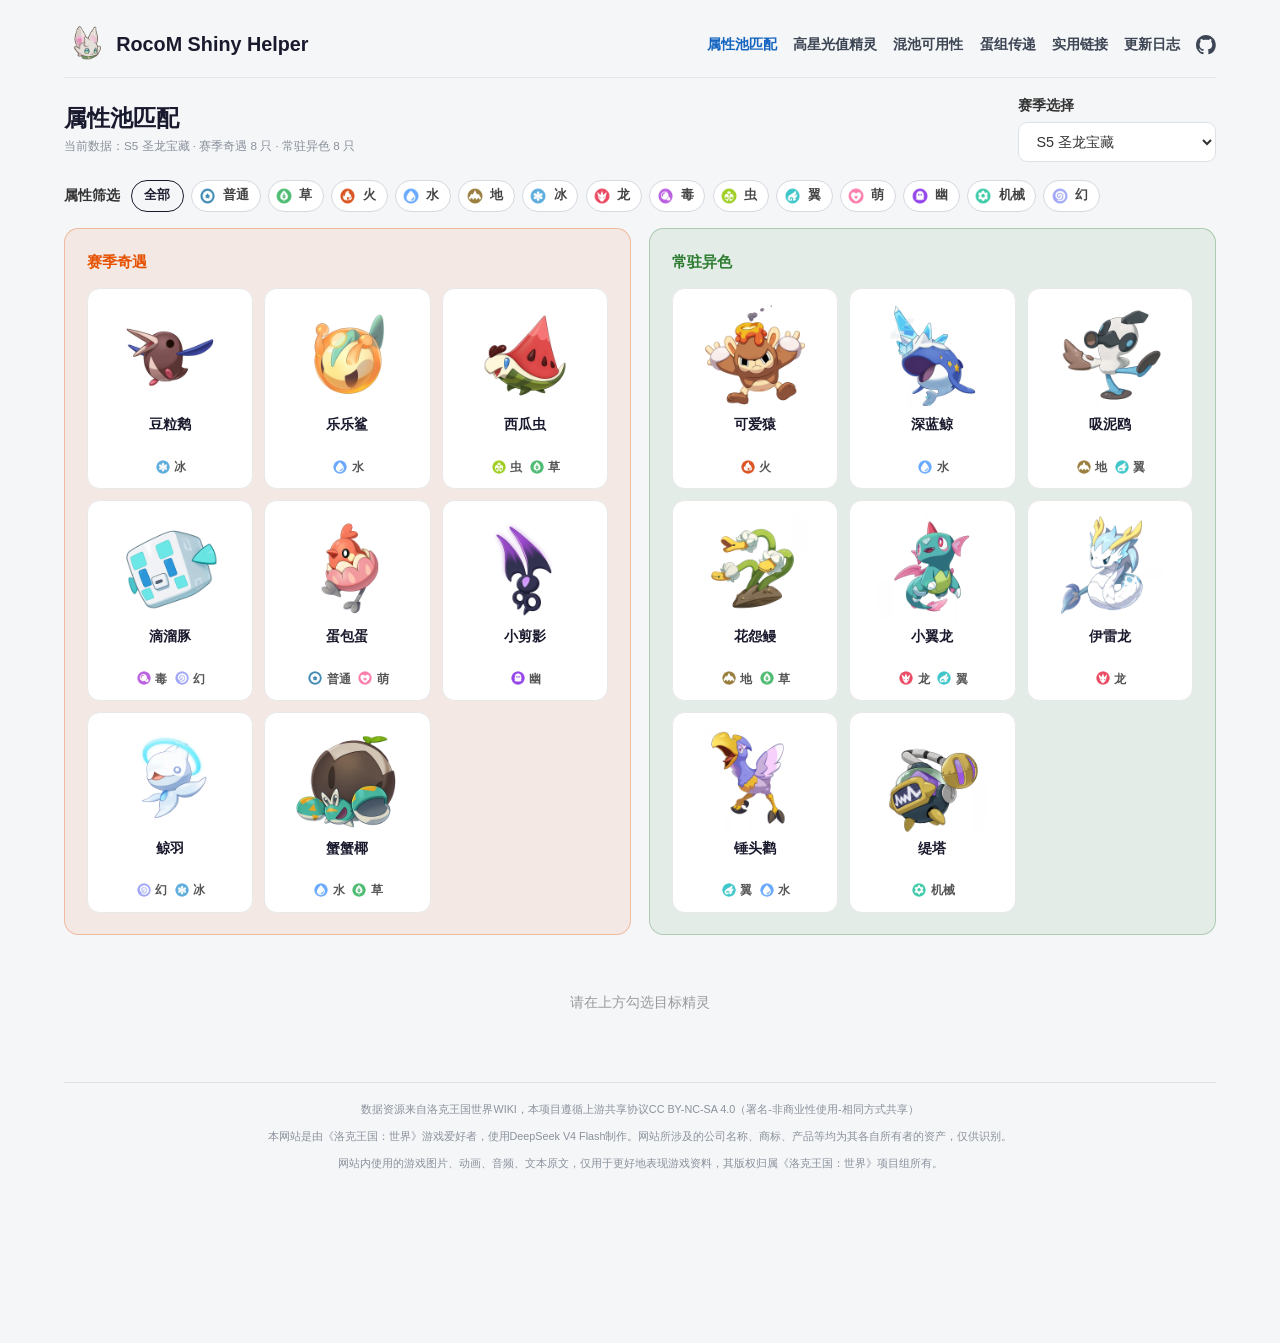
<file: index.html>
<!DOCTYPE html>
<html lang="zh-CN">
<head>
  <meta charset="UTF-8">
  <meta name="viewport" content="width=device-width, initial-scale=1.0">
  <link rel="icon" type="image/png" href="icons.png">
  <title>属性池匹配 - RocoM Shiny Helper</title>
  <link rel="stylesheet" href="css/site.css">
</head>
<body>
  <div class="container">
    <div class="header-top">
      <a class="brand" href="index.html">
        <img class="brand-ico" src="icons.png" alt="">
        <span>RocoM Shiny Helper</span>
      </a>
      <nav class="top-nav">
        <a class="active" href="index.html">属性池匹配</a>
        <a href="pages/high-value.html">高星光值精灵</a>
        <a href="pages/pool-availability.html">混池可用性</a>
        <a href="pages/egg-group.html">蛋组传递</a>
        <a href="pages/toolbox.html">实用链接</a>
        <a href="pages/changelog.html">更新日志</a>
        <a class="gh" href="https://github.com/JayeGT002/Rocom-Shiny-Helper" target="_blank" rel="noopener" title="GitHub 仓库" aria-label="GitHub 仓库">
          <svg viewBox="0 0 16 16" xmlns="http://www.w3.org/2000/svg"><path d="M8 0C3.58 0 0 3.58 0 8c0 3.54 2.29 6.53 5.47 7.59.4.07.55-.17.55-.38 0-.19-.01-.82-.01-1.49-2.01.37-2.53-.49-2.69-.94-.09-.23-.48-.94-.82-1.13-.28-.15-.68-.52-.01-.53.63-.01 1.08.58 1.23.82.72 1.21 1.87.87 2.33.66.07-.52.28-.87.51-1.07-1.78-.2-3.64-.89-3.64-3.95 0-.87.31-1.59.82-2.15-.08-.2-.36-1.02.08-2.12 0 0 .67-.21 2.2.82.64-.18 1.32-.27 2-.27.68 0 1.36.09 2 .27 1.53-1.04 2.2-.82 2.2-.82.44 1.1.16 1.92.08 2.12.51.56.82 1.27.82 2.15 0 3.07-1.87 3.75-3.65 3.95.29.25.54.73.54 1.48 0 1.07-.01 1.93-.01 2.2 0 .21.15.46.55.38A8.01 8.01 0 0 0 16 8c0-4.42-3.58-8-8-8z"/></svg>
        </a>
      </nav>
    </div>

    <div class="page-head">
      <div class="page-title">
        <h1>属性池匹配</h1>
        <p class="page-sub">当前数据：S5 圣龙宝藏 · 赛季奇遇 8 只 · 常驻异色 8 只</p>
      </div>
      <div class="season-select">
        <label>赛季选择</label>
        <select id="season-select">
          <option value="">加载中...</option>
        </select>
      </div>
    </div>

    <div class="loading" id="loading">正在加载赛季数据...</div>

    <div id="app-content" style="display: none;">
      <div class="notice" id="season-notice"></div>

      <div class="mode-switch" id="mode-switch" style="display: none;">
        <span class="mode-label">分类方式</span>
        <div class="mode-buttons" id="mode-buttons"></div>
      </div>

      <div class="attr-filter" id="attr-filter">
        <span class="mode-label">属性筛选</span>
        <div class="attr-filter-buttons" id="attr-filter-buttons"></div>
      </div>

      <div class="filter-grid" id="filter-grid"></div>

      <div class="region-hint" id="region-hint"></div>

      <div class="recommend-section" id="recommend-section">
        <h3>推荐属性池</h3>
        <div class="recommend-hit-attrs" id="recommend-hit-attrs"></div>
        <div id="recommend-list"></div>
      </div>
    </div>

    <div class="empty-state" id="empty-state">请在上方勾选目标精灵</div>

    <footer class="footer">
      <p>数据资源来自洛克王国世界WIKI，本项目遵循上游共享协议CC BY-NC-SA 4.0（署名-非商业性使用-相同方式共享）</p>
      <p>本网站是由《洛克王国：世界》游戏爱好者，使用DeepSeek V4 Flash制作。网站所涉及的公司名称、商标、产品等均为其各自所有者的资产，仅供识别。</p>
      <p>网站内使用的游戏图片、动画、音频、文本原文，仅用于更好地表现游戏资料，其版权归属《洛克王国：世界》项目组所有。</p>
    </footer>
  </div>

  <script src="js/app.js" defer></script>
</body>
</html>
</file>
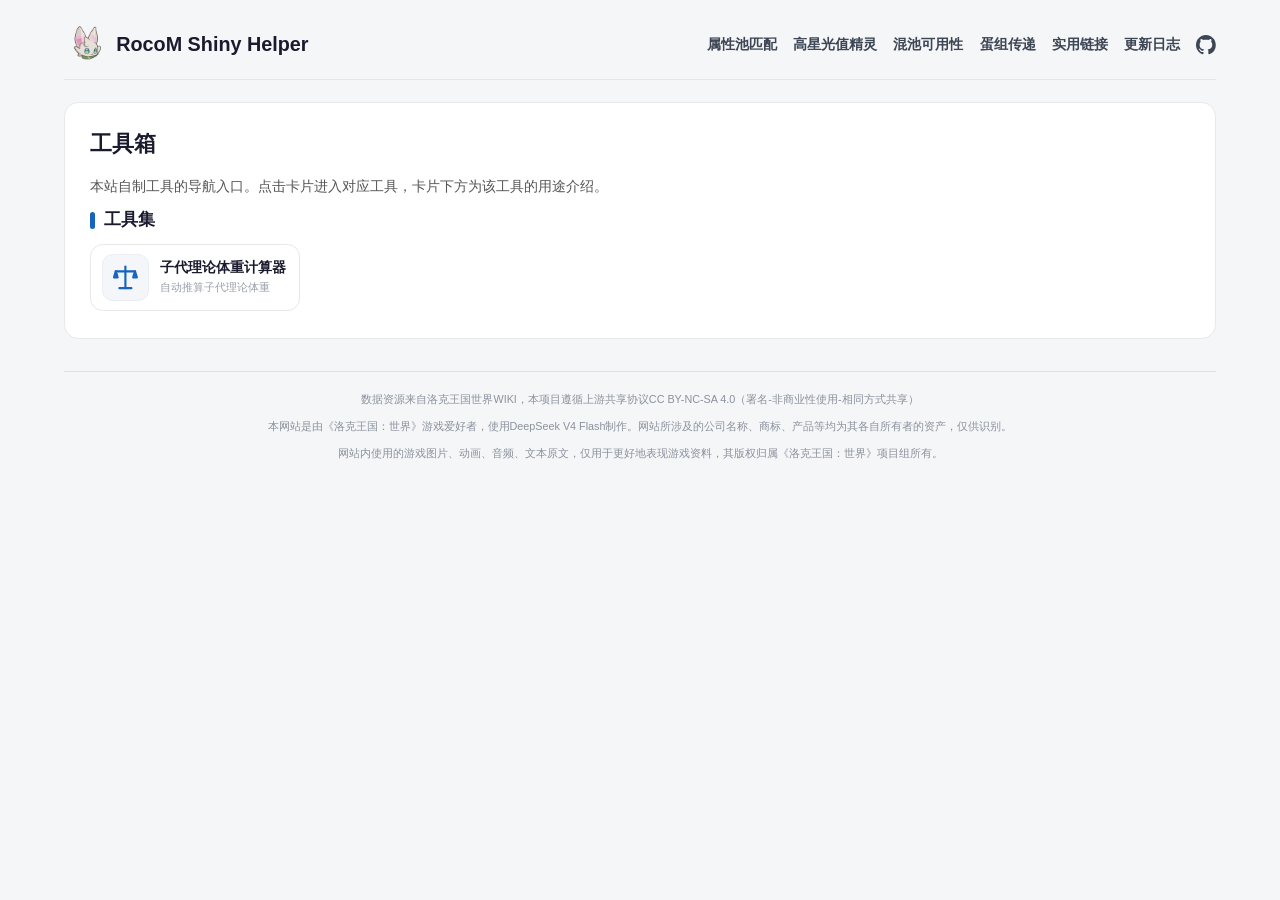
<file: toolbox/index.html>
<!DOCTYPE html>
<html lang="zh-CN">
<head>
  <meta charset="UTF-8">
  <meta name="viewport" content="width=device-width, initial-scale=1.0">
  <link rel="icon" type="image/png" href="../icons.png">
  <title>工具箱 - RocoM Shiny Helper</title>
  <link rel="stylesheet" href="../css/site.css">
</head>
<body>
  <div class="container">
    <header class="header">
      <a class="brand" href="../index.html"><img class="brand-ico" src="../icons.png" alt=""><span>RocoM Shiny Helper</span></a>
      <nav class="top-nav">
        <a href="../index.html">属性池匹配</a>
        <a href="../pages/high-value.html">高星光值精灵</a>
        <a href="../pages/pool-availability.html">混池可用性</a>
        <a href="../pages/egg-group.html">蛋组传递</a>
        <a href="../pages/toolbox.html">实用链接</a>
        <a href="../pages/changelog.html">更新日志</a>
        <a class="gh" href="https://github.com/JayeGT002/Rocom-Shiny-Helper" target="_blank" rel="noopener" title="GitHub 仓库" aria-label="GitHub 仓库">
          <svg viewBox="0 0 16 16" xmlns="http://www.w3.org/2000/svg"><path d="M8 0C3.58 0 0 3.58 0 8c0 3.54 2.29 6.53 5.47 7.59.4.07.55-.17.55-.38 0-.19-.01-.82-.01-1.49-2.01.37-2.53-.49-2.69-.94-.09-.23-.48-.94-.82-1.13-.28-.15-.68-.52-.01-.53.63-.01 1.08.58 1.23.82.72 1.21 1.87.87 2.33.66.07-.52.28-.87.51-1.07-1.78-.2-3.64-.89-3.64-3.95 0-.87.31-1.59.82-2.15-.08-.2-.36-1.02.08-2.12 0 0 .67-.21 2.2.82.64-.18 1.32-.27 2-.27.68 0 1.36.09 2 .27 1.53-1.04 2.2-.82 2.2-.82.44 1.1.16 1.92.08 2.12.51.56.82 1.27.82 2.15 0 3.07-1.87 3.75-3.65 3.95.29.25.54.73.54 1.48 0 1.07-.01 1.93-.01 2.2 0 .21.15.46.55.38A8.01 8.01 0 0 0 16 8c0-4.42-3.58-8-8-8z"/></svg>
        </a>
      </nav>
    </header>

    <main class="page-card">
      <h2>工具箱</h2>
      <p class="desc">本站自制工具的导航入口。点击卡片进入对应工具，卡片下方为该工具的用途介绍。</p>

      <section class="lnk-section">
        <h3 class="lnk-title">工具集</h3>
        <!-- 新增工具卡片：复制下方 .lnk-card，替换图标、名称与简介即可；简介保持简短 -->
        <div class="lnk-grid">
          <a class="lnk-card" href="weight-calc/index.html">
            <span class="lnk-tile">
              <svg class="lnk-ico" viewBox="0 0 24 24" xmlns="http://www.w3.org/2000/svg" aria-hidden="true"><path d="M12 3v18"/><path d="M7 21h10"/><path d="M4 7h16"/><path d="M4 7l-1.5 5h3L4 7z"/><path d="M20 7l-1.5 5h3L20 7z"/></svg>
            </span>
            <span class="lnk-text">
              <span class="lnk-name">子代理论体重计算器</span>
              <span class="lnk-desc">自动推算子代理论体重</span>
            </span>
          </a>
        </div>
      </section>
    </main>

    <footer class="footer">
      <p>数据资源来自洛克王国世界WIKI，本项目遵循上游共享协议CC BY-NC-SA 4.0（署名-非商业性使用-相同方式共享）</p>
      <p>本网站是由《洛克王国：世界》游戏爱好者，使用DeepSeek V4 Flash制作。网站所涉及的公司名称、商标、产品等均为其各自所有者的资产，仅供识别。</p>
      <p>网站内使用的游戏图片、动画、音频、文本原文，仅用于更好地表现游戏资料，其版权归属《洛克王国：世界》项目组所有。</p>
    </footer>
  </div>

  <script src="../js/app.js" defer></script>
</body>
</html>
</file>
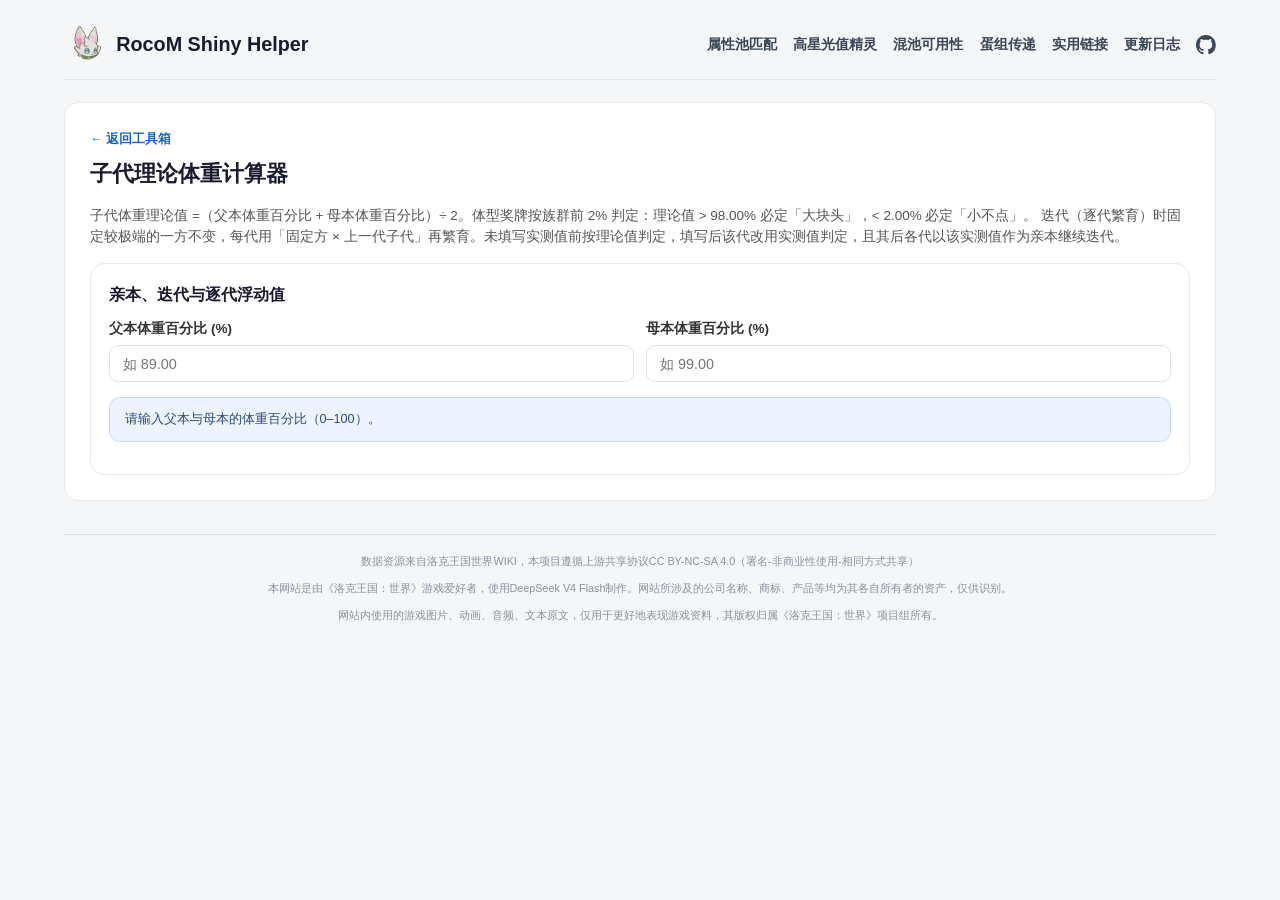
<file: toolbox/weight-calc/index.html>
<!DOCTYPE html>
<html lang="zh-CN">
<head>
  <meta charset="UTF-8">
  <meta name="viewport" content="width=device-width, initial-scale=1.0">
  <link rel="icon" type="image/png" href="../../icons.png">
  <title>子代理论体重计算器 - RocoM Shiny Helper</title>
  <link rel="stylesheet" href="../../css/site.css">
  <style>
    /* ==================== 子代体重理论值计算器（仅本页生效） ==================== */
    .wc-back { display: inline-flex; align-items: center; gap: 4px; font-size: 14px; font-weight: 600; color: #1565c0; margin-bottom: 10px; }
    .wc-back:hover { text-decoration: underline; }
    .wc-panel { background: #fff; border: 2px solid #e8e8e8; border-radius: 16px; padding: 20px; margin-top: 18px; }
    .wc-panel h3 { font-size: 18px; font-weight: 700; margin: 0 0 14px; color: #1a1a2e; }
    .wc-inputs { display: grid; grid-template-columns: repeat(auto-fit, minmax(220px, 1fr)); gap: 14px; margin-bottom: 16px; }
    .wc-field { display: flex; flex-direction: column; gap: 6px; min-width: 0; }
    .wc-field label { font-size: 15px; font-weight: 600; color: #333; }
    .wc-input {
      width: 100%; padding: 11px 14px; border-radius: 10px; border: 2px solid #dee2e6;
      font-size: 16px; background: #fff; color: #333; outline: none; font-family: var(--font-game);
    }
    .wc-input:focus { border-color: #9ec3ec; }
    .wc-summary { display: grid; grid-template-columns: repeat(auto-fit, minmax(180px, 1fr)); gap: 12px; margin-bottom: 16px; }
    .wc-stat { background: #f8f9fa; border: 1px solid #e9ecef; border-radius: 12px; padding: 12px 14px; display: flex; flex-direction: column; gap: 6px; min-width: 0; }
    .wc-stat-label { font-size: 13px; color: #8a919c; font-family: var(--font-text); }
    .wc-stat-value { font-size: 22px; font-weight: 700; color: #1565c0; line-height: 1.2; overflow-wrap: anywhere; }
    .wc-note { border-radius: 12px; padding: 12px 16px; margin-bottom: 14px; font-size: 14px; line-height: 1.7; font-family: var(--font-text); }
    .wc-note:last-child { margin-bottom: 0; }
    .wc-note.info { background: #eef4ff; border: 1px solid #c6d8f5; color: #2b4a7a; }
    .wc-note.ok { background: #e8f5e9; border: 1px solid #a5d6a7; color: #2e7d32; }
    .wc-note.warn { background: #fdecea; border: 1px solid #ef9a9a; color: #b71c1c; }
    .wc-table-wrap { overflow-x: auto; }
    .wc-table { width: 100%; min-width: 680px; border-collapse: collapse; font-family: var(--font-text); font-size: 14px; }
    .wc-table th, .wc-table td { padding: 9px 12px; border-bottom: 1px solid #eef0f3; text-align: left; vertical-align: middle; }
    .wc-table th { color: #5a6472; font-weight: 600; background: #f7f8fa; white-space: nowrap; }
    .wc-table tr:last-child td { border-bottom: none; }
    .wc-table tr.wc-hit td { background: #fff6ec; }
    .wc-table tr.wc-hit td:first-child { box-shadow: inset 3px 0 0 #e65100; font-weight: 700; }
    .wc-more { color: #9aa0a8; font-size: 13px; }
    .wc-cell-in {
      width: 100%; min-width: 104px; padding: 7px 10px; border-radius: 8px;
      border: 1.5px solid #dee2e6; font-size: 14px; background: #fff; color: #333;
      outline: none; font-family: var(--font-game);
    }
    .wc-cell-in:focus { border-color: #9ec3ec; }
    .wc-float-val { font-weight: 600; font-variant-numeric: tabular-nums; white-space: nowrap; }
    .wc-float-val.pos { color: #b07a2a; }
    .wc-float-val.neg { color: #0b6bcb; }
    .wc-float-val.zero { color: #1a1a2e; }
    .wc-float-val.none { color: #b8bcc4; font-weight: 400; }
    .wc-float-hint { margin-top: 14px; }
    .wc-badge { display: inline-block; padding: 1px 10px; border-radius: 999px; font-size: 12px; font-weight: 700; line-height: 1.7; white-space: nowrap; }
    .wc-badge.big { background: #fdecea; color: #b71c1c; border: 1px solid #ef9a9a; }
    .wc-badge.small { background: #eaf3ff; color: #0b6bcb; border: 1px solid #cfe2fb; }
    .wc-badge.none { background: #eef0f3; color: #9aa0a8; border: 1px solid #e3e7ec; }
  </style>
</head>
<body>
  <div class="container">
    <header class="header">
      <a class="brand" href="../../index.html"><img class="brand-ico" src="../../icons.png" alt=""><span>RocoM Shiny Helper</span></a>
      <nav class="top-nav">
        <a href="../../index.html">属性池匹配</a>
        <a href="../../pages/high-value.html">高星光值精灵</a>
        <a href="../../pages/pool-availability.html">混池可用性</a>
        <a href="../../pages/egg-group.html">蛋组传递</a>
        <a href="../../pages/toolbox.html">实用链接</a>
        <a href="../../pages/changelog.html">更新日志</a>
        <a class="gh" href="https://github.com/JayeGT002/Rocom-Shiny-Helper" target="_blank" rel="noopener" title="GitHub 仓库" aria-label="GitHub 仓库">
          <svg viewBox="0 0 16 16" xmlns="http://www.w3.org/2000/svg"><path d="M8 0C3.58 0 0 3.58 0 8c0 3.54 2.29 6.53 5.47 7.59.4.07.55-.17.55-.38 0-.19-.01-.82-.01-1.49-2.01.37-2.53-.49-2.69-.94-.09-.23-.48-.94-.82-1.13-.28-.15-.68-.52-.01-.53.63-.01 1.08.58 1.23.82.72 1.21 1.87.87 2.33.66.07-.52.28-.87.51-1.07-1.78-.2-3.64-.89-3.64-3.95 0-.87.31-1.59.82-2.15-.08-.2-.36-1.02.08-2.12 0 0 .67-.21 2.2.82.64-.18 1.32-.27 2-.27.68 0 1.36.09 2 .27 1.53-1.04 2.2-.82 2.2-.82.44 1.1.16 1.92.08 2.12.51.56.82 1.27.82 2.15 0 3.07-1.87 3.75-3.65 3.95.29.25.54.73.54 1.48 0 1.07-.01 1.93-.01 2.2 0 .21.15.46.55.38A8.01 8.01 0 0 0 16 8c0-4.42-3.58-8-8-8z"/></svg>
        </a>
      </nav>
    </header>

    <main class="page-card">
      <a class="wc-back" href="../index.html">← 返回工具箱</a>
      <h2>子代理论体重计算器</h2>
      <p class="desc">
        子代体重理论值 =（父本体重百分比 + 母本体重百分比）÷ 2。体型奖牌按族群前 2% 判定：理论值 &gt; 98.00% 必定「大块头」，&lt; 2.00% 必定「小不点」。
        迭代（逐代繁育）时固定较极端的一方不变，每代用「固定方 × 上一代子代」再繁育。未填写实测值前按理论值判定，填写后该代改用实测值判定，且其后各代以该实测值作为亲本继续迭代。
      </p>

      <section class="wc-panel">
        <h3>亲本、迭代与逐代浮动值</h3>
        <div class="wc-inputs">
          <div class="wc-field">
            <label for="wc-father">父本体重百分比 (%)</label>
            <input id="wc-father" class="wc-input" type="number" min="0" max="100" step="0.01" inputmode="decimal" placeholder="如 89.00">
          </div>
          <div class="wc-field">
            <label for="wc-mother">母本体重百分比 (%)</label>
            <input id="wc-mother" class="wc-input" type="number" min="0" max="100" step="0.01" inputmode="decimal" placeholder="如 99.00">
          </div>
        </div>

        <div class="wc-summary" id="wc-summary"></div>

        <div id="wc-result"></div>
      </section>
    </main>

    <footer class="footer">
      <p>数据资源来自洛克王国世界WIKI，本项目遵循上游共享协议CC BY-NC-SA 4.0（署名-非商业性使用-相同方式共享）</p>
      <p>本网站是由《洛克王国：世界》游戏爱好者，使用DeepSeek V4 Flash制作。网站所涉及的公司名称、商标、产品等均为其各自所有者的资产，仅供识别。</p>
      <p>网站内使用的游戏图片、动画、音频、文本原文，仅用于更好地表现游戏资料，其版权归属《洛克王国：世界》项目组所有。</p>
    </footer>
  </div>

  <script src="../../js/app.js" defer></script>
  <script>
    (function () {
      const $ = id => document.getElementById(id);
      const EPS = 1e-9;
      const BIG = 98, SMALL = 2;
      const CAP = 100;

      const fEl = $('wc-father'), mEl = $('wc-mother');
      const summaryEl = $('wc-summary'), resultEl = $('wc-result');

      // 逐代实测体重输入（代数 -> 输入值），重建表格后保留
      const actualVals = {};

      const isNum = v => Number.isFinite(v);
      const getNum = el => { const v = parseFloat(el.value); return Number.isFinite(v) ? v : NaN; };
      const fmt = v => (Number.isFinite(v) ? v.toFixed(2) : '—');
      const isBigHit = v => v > BIG + EPS;
      const isSmallHit = v => v < SMALL - EPS;
      const esc = s => String(s).replace(/[&<>"]/g, c => ({ '&': '&amp;', '<': '&lt;', '>': '&gt;', '"': '&quot;' }[c]));

      const HEAD = '<tr><th>代数</th><th>子代理论值</th><th>子代实际体重</th><th>浮动值</th><th>判定</th></tr>';
      const FLOAT_HINT = '<div class="wc-note info wc-float-hint">「子代实际体重」填写后：该代判定改用实测值，且其后各代以该实测值作为亲本继续迭代；未填写的代按理论值判定。浮动值 = 该代实测值 − 理论值（实测更重 / 更大为正，更轻 / 更小为负）：迭代大块头时以正浮动为佳，迭代小不点时以负浮动为佳。</div>';

      const sideName = s => (s === 'father' ? '父本' : '母本');
      const medalName = m => (m === 'big' ? '大块头' : m === 'small' ? '小不点' : '（无）');

      function badge(v) {
        if (isBigHit(v)) return '<span class="wc-badge big">大块头</span>';
        if (isSmallHit(v)) return '<span class="wc-badge small">小不点</span>';
        return '<span class="wc-badge none">未达标</span>';
      }

      function floatText(th, actual) {
        if (!Number.isFinite(actual)) return { text: '—', cls: 'none' };
        const d = actual - th;
        return { text: (d > 0 ? '+' : '') + d.toFixed(2) + '%', cls: d > 0 ? 'pos' : (d < 0 ? 'neg' : 'zero') };
      }

      // 逐代构建：本代理论值 =（固定方 + 上一代用于繁育的值）/ 2
      // 上一代用于繁育的值：填了实测值则用实测值，否则用理论值
      function buildRows(anchor, other, effMedal) {
        const hit = effMedal === 'big' ? isBigHit : isSmallHit;
        const rows = [];
        let used = other;
        let reachGen = null;
        for (let k = 1; k <= CAP; k++) {
          const th = (anchor + used) / 2;
          const a = parseFloat(actualVals[k]);
          const has = Number.isFinite(a);
          const judge = has ? a : th;
          rows.push({ k, th, actual: has ? a : null, judge });
          if (hit(judge)) { reachGen = k; break; }
          used = judge;
        }
        return { rows, reachGen };
      }

      // 单行：代数 / 理论值 / 实测输入 / 浮动值 / 判定（判定按实测值优先）
      function rowHtml(r, hit) {
        const ft = floatText(r.th, r.actual);
        const val = esc(actualVals[r.k] != null ? actualVals[r.k] : '');
        return `<tr${hit ? ' class="wc-hit"' : ''}>` +
          `<td>第 ${r.k} 代</td>` +
          `<td>${fmt(r.th)}%</td>` +
          `<td><input class="wc-cell-in" data-gen="${r.k}" type="number" min="0" max="100" step="0.01" inputmode="decimal" placeholder="实测值" value="${val}"></td>` +
          `<td><span class="wc-float-val ${ft.cls}" data-float="${r.k}" data-th="${r.th}">${ft.text}</span></td>` +
          `<td data-badge="${r.k}">${badge(r.judge)}</td>` +
          '</tr>';
      }

      // 输入实测值时只刷新本行（浮动值 + 判定），避免重建失焦；其后各代在 change 时重算
      function syncRow(gen) {
        const span = resultEl.querySelector(`[data-float="${gen}"]`);
        const badgeEl = resultEl.querySelector(`[data-badge="${gen}"]`);
        if (!span) return;
        const th = parseFloat(span.dataset.th);
        const a = parseFloat(actualVals[gen]);
        const has = Number.isFinite(a);
        const ft = floatText(th, has ? a : null);
        span.textContent = ft.text;
        span.className = 'wc-float-val ' + ft.cls;
        if (badgeEl) badgeEl.innerHTML = badge(has ? a : th);
      }

      function renderResult(f, m, auto) {
        const effMedal = auto.medal;

        if (effMedal === 'none') {
          resultEl.innerHTML = '<div class="wc-note warn">当前亲本中没有任何一方满足阈值（需一方 &gt; 98.00% 才能迭代出大块头，或一方 &lt; 2.00% 才能迭代出小不点）。填写实测体重后，将按实测值继续迭代。</div>';
          return;
        }

        const side = effMedal === 'big' ? (f >= m ? 'father' : 'mother') : (f <= m ? 'father' : 'mother');
        const anchor = side === 'father' ? f : m;
        const other = side === 'father' ? m : f;
        const thText = effMedal === 'big' ? '&gt; 98.00%' : '&lt; 2.00%';

        const { rows, reachGen } = buildRows(anchor, other, effMedal);
        const anyActual = rows.some(r => r.actual != null);

        let display;
        if (rows.length <= 20) display = rows;
        else display = rows.slice(0, 6).concat(['…'], rows.slice(-3));

        const body = display.map(item => {
          if (item === '…') return `<tr><td colspan="5" class="wc-more">…中间省略 ${rows.length - 9} 代…</td></tr>`;
          return rowHtml(item, item.k === reachGen);
        }).join('');

        let note;
        if (reachGen != null) {
          const rr = rows[rows.length - 1];
          const src = rr.actual != null ? `实测 <b>${fmt(rr.actual)}%</b>` : `理论值 <b>${fmt(rr.th)}%</b>`;
          note = `<div class="wc-note ok">固定<b>${sideName(side)}</b>迭代，第 <b>${reachGen}</b> 代${src} 达标（${medalName(effMedal)}）。共需繁育 <b>${reachGen}</b> 代。</div>`;
        } else if (anyActual) {
          note = `<div class="wc-note warn">按当前已填写的实测值，迭代 ${rows.length} 代仍未达标（${medalName(effMedal)}）。</div>`;
        } else {
          note = `<div class="wc-note warn">固定${sideName(side)}迭代时，理论值只会无限逼近 ${fmt(anchor)}%（不会超过），未填写实测值时无法达到${medalName(effMedal)}阈值（${thText}）；可填写实测体重后按实测值继续迭代。</div>`;
        }

        resultEl.innerHTML = note +
          `<div class="wc-table-wrap"><table class="wc-table"><thead>${HEAD}</thead><tbody>${body}</tbody></table></div>` +
          FLOAT_HINT;
      }

      function render() {
        const f = getNum(fEl), m = getNum(mEl);
        if (!(isNum(f) && isNum(m))) {
          summaryEl.innerHTML = '<div class="wc-note info">请输入父本与母本的体重百分比（0–100）。</div>';
          resultEl.innerHTML = '';
          return;
        }

        const th1 = (f + m) / 2;
        const auto = autoDecide(f, m);
        summaryEl.innerHTML =
          `<div class="wc-stat"><span class="wc-stat-label">子代理论值（第 1 代）</span><span class="wc-stat-value">${fmt(th1)}%</span></div>` +
          `<div class="wc-stat"><span class="wc-stat-label">自动判定 · 建议固定一方</span><span class="wc-stat-value">${auto.anchor ? sideName(auto.anchor) : '—'}</span></div>` +
          `<div class="wc-stat"><span class="wc-stat-label">自动判定 · 可达成奖牌</span><span class="wc-stat-value">${medalName(auto.medal)}</span></div>`;

        renderResult(f, m, auto);
      }

      // 自动判定：可达成奖牌 + 建议固定的一方
      function autoDecide(f, m) {
        const bigSide = f >= m ? 'father' : 'mother';
        const smallSide = f <= m ? 'father' : 'mother';
        const canBig = Math.max(f, m) > BIG + EPS;
        const canSmall = Math.min(f, m) < SMALL - EPS;
        if (canBig && canSmall) {
          const gb = pureReachGen(Math.max(f, m), Math.min(f, m), 'big');
          const gs = pureReachGen(Math.min(f, m), Math.max(f, m), 'small');
          if (gb != null && (gs == null || gb <= gs)) return { medal: 'big', anchor: bigSide };
          return { medal: 'small', anchor: smallSide };
        }
        if (canBig) return { medal: 'big', anchor: bigSide };
        if (canSmall) return { medal: 'small', anchor: smallSide };
        return { medal: 'none', anchor: null };
      }

      // 纯理论（不考虑实测值）第几代达标，用于自动判定奖牌与固定方
      function pureReachGen(anchor, other, medal) {
        const hit = medal === 'big' ? isBigHit : isSmallHit;
        for (let k = 1; k <= 400; k++) {
          const th = anchor + (other - anchor) / Math.pow(2, k);
          if (hit(th)) return k;
        }
        return null;
      }

      function onCellInput(e) {
        const t = e.target;
        if (!t.classList || !t.classList.contains('wc-cell-in')) return;
        actualVals[t.dataset.gen] = t.value;
        syncRow(t.dataset.gen);
      }

      function onCellChange(e) {
        const t = e.target;
        if (!t.classList || !t.classList.contains('wc-cell-in')) return;
        actualVals[t.dataset.gen] = t.value;
        render();
      }

      [fEl, mEl].forEach(el => {
        el.addEventListener('input', render);
        el.addEventListener('change', render);
      });
      resultEl.addEventListener('input', onCellInput);
      resultEl.addEventListener('change', onCellChange);
      resultEl.addEventListener('focusout', onCellChange);

      render();
    })();
  </script>
</body>
</html>
</file>
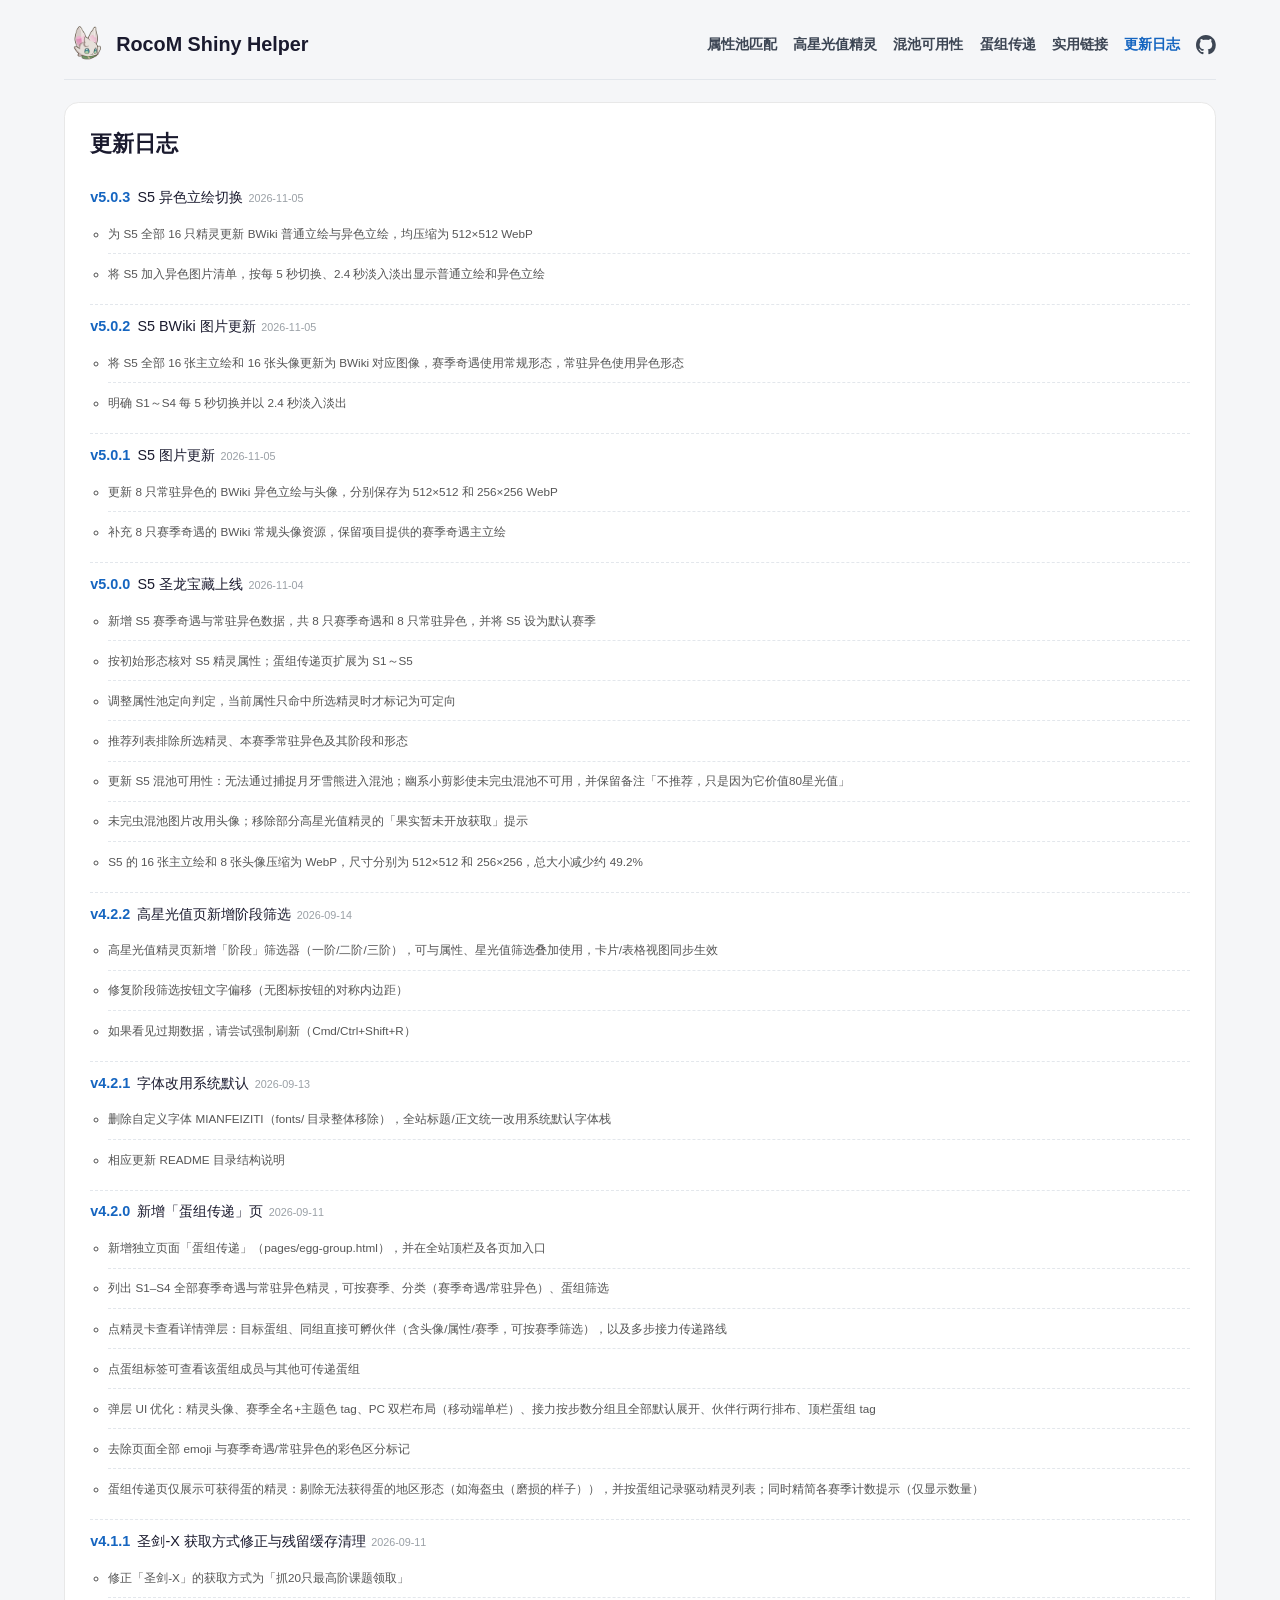
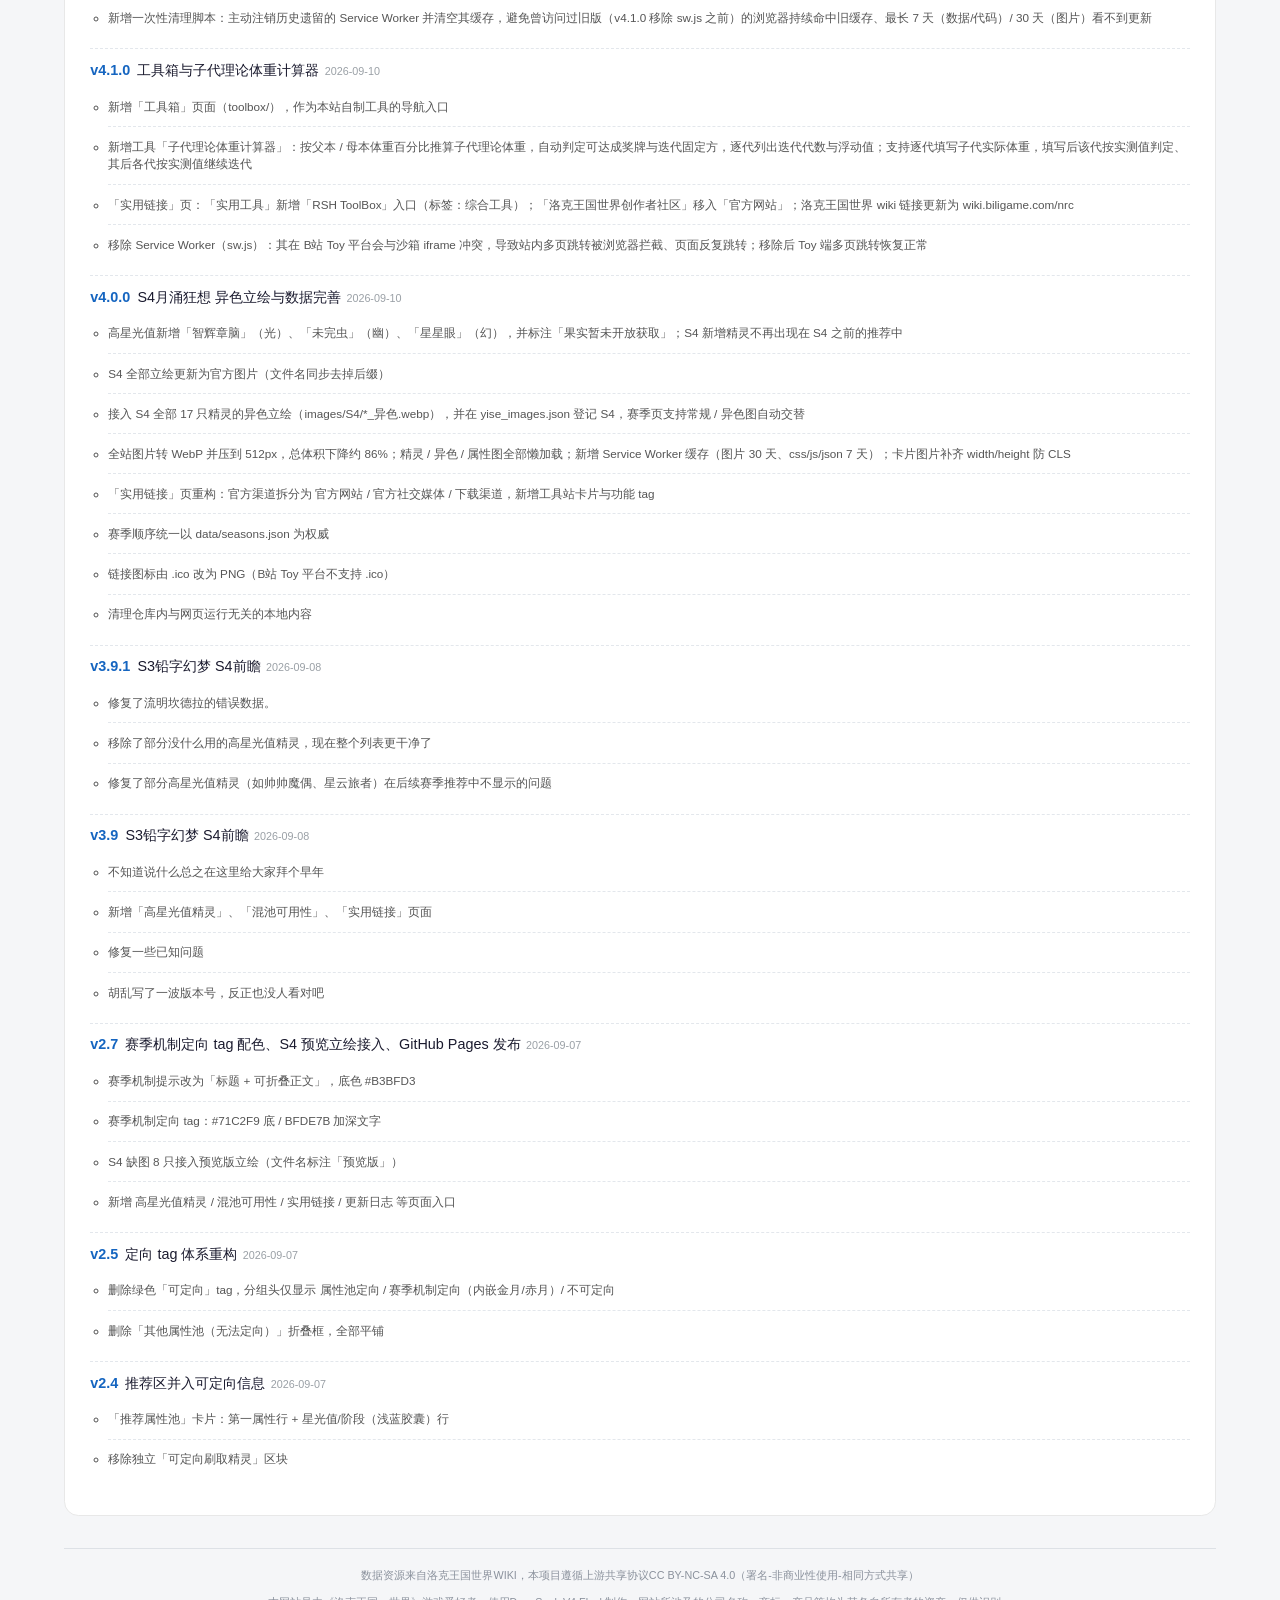
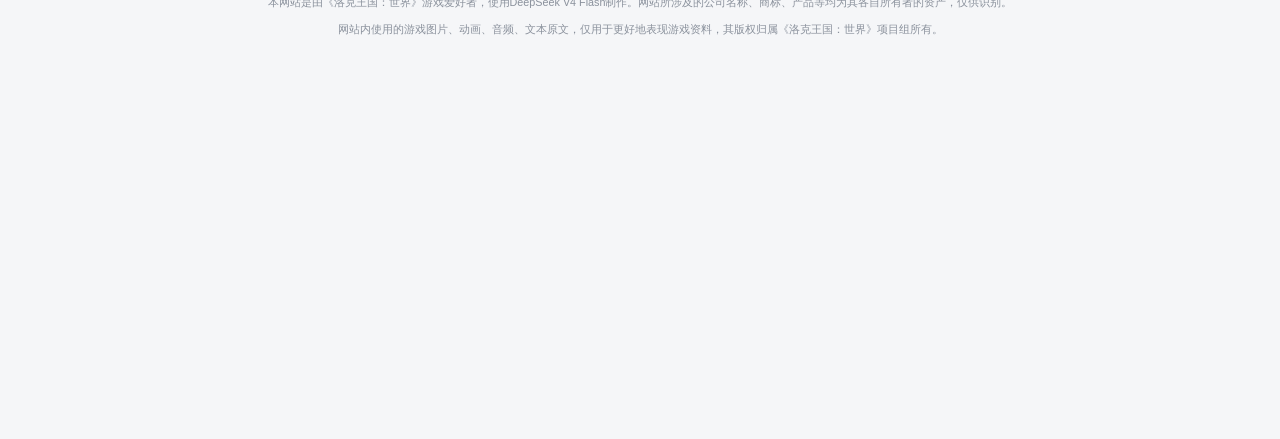
<file: pages/changelog.html>
<!DOCTYPE html>
<html lang="zh-CN">
<head>
  <meta charset="UTF-8">
  <meta name="viewport" content="width=device-width, initial-scale=1.0">
  <link rel="icon" type="image/png" href="../icons.png">
  <title>更新日志 - RocoM Shiny Helper</title>
  <link rel="stylesheet" href="../css/site.css">
</head>
<body>
  <div class="container">
    <header class="header">
      <a class="brand" href="../index.html"><img class="brand-ico" src="../icons.png" alt=""><span>RocoM Shiny Helper</span></a>
      <nav class="top-nav">
        <a href="../index.html">属性池匹配</a>
        <a href="high-value.html">高星光值精灵</a>
        <a href="pool-availability.html">混池可用性</a>
        <a href="egg-group.html">蛋组传递</a>
        <a href="toolbox.html">实用链接</a>
        <a class="active" href="changelog.html">更新日志</a>
        <a class="gh" href="https://github.com/JayeGT002/Rocom-Shiny-Helper" target="_blank" rel="noopener" title="GitHub 仓库" aria-label="GitHub 仓库">
          <svg viewBox="0 0 16 16" xmlns="http://www.w3.org/2000/svg"><path d="M8 0C3.58 0 0 3.58 0 8c0 3.54 2.29 6.53 5.47 7.59.4.07.55-.17.55-.38 0-.19-.01-.82-.01-1.49-2.01.37-2.53-.49-2.69-.94-.09-.23-.48-.94-.82-1.13-.28-.15-.68-.52-.01-.53.63-.01 1.08.58 1.23.82.72 1.21 1.87.87 2.33.66.07-.52.28-.87.51-1.07-1.78-.2-3.64-.89-3.64-3.95 0-.87.31-1.59.82-2.15-.08-.2-.36-1.02.08-2.12 0 0 .67-.21 2.2.82.64-.18 1.32-.27 2-.27.68 0 1.36.09 2 .27 1.53-1.04 2.2-.82 2.2-.82.44 1.1.16 1.92.08 2.12.51.56.82 1.27.82 2.15 0 3.07-1.87 3.75-3.65 3.95.29.25.54.73.54 1.48 0 1.07-.01 1.93-.01 2.2 0 .21.15.46.55.38A8.01 8.01 0 0 0 16 8c0-4.42-3.58-8-8-8z"/></svg>
        </a>
      </nav>
    </header>

    <main class="page-card">
      <h2>更新日志</h2>
      <ul class="changelog" id="changelog-list">
        <li>
          <span class="ver">v4.2.2</span>高星光值页新增阶段筛选<span class="date">2026-09-14</span>
          <ul>
            <li>高星光值精灵页新增「阶段」筛选器（一阶/二阶/三阶），可与属性、星光值筛选叠加使用，卡片/表格视图同步生效</li>
            <li>修复阶段筛选按钮文字偏移（无图标按钮的对称内边距）</li>
            <li>如果看见过期数据，请尝试强制刷新（Cmd/Ctrl+Shift+R）</li>
          </ul>
        </li>
        <li>
          <span class="ver">v4.2.1</span>字体改用系统默认<span class="date">2026-09-13</span>
          <ul>
            <li>删除自定义字体 MIANFEIZITI（fonts/ 目录整体移除），全站标题/正文统一改用系统默认字体栈</li>
            <li>相应更新 README 目录结构说明</li>
          </ul>
        </li>
        <li>
          <span class="ver">v4.2.0</span>新增「蛋组传递」页<span class="date">2026-09-11</span>
          <ul>
            <li>新增独立页面「蛋组传递」（pages/egg-group.html），并在全站顶栏及各页加入口</li>
            <li>列出 S1–S4 全部赛季奇遇与常驻异色精灵，可按赛季、分类（赛季奇遇/常驻异色）、蛋组筛选</li>
            <li>点精灵卡查看详情弹层：目标蛋组、同组直接可孵伙伴（含头像/属性/赛季，可按赛季筛选），以及多步接力传递路线</li>
            <li>点蛋组标签可查看该蛋组成员与其他可传递蛋组</li>
            <li>弹层 UI 优化：精灵头像、赛季全名+主题色 tag、PC 双栏布局（移动端单栏）、接力按步数分组且全部默认展开、伙伴行两行排布、顶栏蛋组 tag</li>
            <li>去除页面全部 emoji 与赛季奇遇/常驻异色的彩色区分标记</li>
            <li>蛋组传递页仅展示可获得蛋的精灵：剔除无法获得蛋的地区形态（如海盔虫（磨损的样子）），并按蛋组记录驱动精灵列表；同时精简各赛季计数提示（仅显示数量）</li>
          </ul>
        </li>
        <li>
          <span class="ver">v4.1.1</span>圣剑-X 获取方式修正与残留缓存清理<span class="date">2026-09-11</span>
          <ul>
            <li>修正「圣剑-X」的获取方式为「抓20只最高阶课题领取」</li>
            <li>新增一次性清理脚本：主动注销历史遗留的 Service Worker 并清空其缓存，避免曾访问过旧版（v4.1.0 移除 sw.js 之前）的浏览器持续命中旧缓存、最长 7 天（数据/代码）/ 30 天（图片）看不到更新</li>
          </ul>
        </li>
        <li>
          <span class="ver">v4.1.0</span>工具箱与子代理论体重计算器<span class="date">2026-09-10</span>
          <ul>
            <li>新增「工具箱」页面（toolbox/），作为本站自制工具的导航入口</li>
            <li>新增工具「子代理论体重计算器」：按父本 / 母本体重百分比推算子代理论体重，自动判定可达成奖牌与迭代固定方，逐代列出迭代代数与浮动值；支持逐代填写子代实际体重，填写后该代按实测值判定、其后各代按实测值继续迭代</li>
            <li>「实用链接」页：「实用工具」新增「RSH ToolBox」入口（标签：综合工具）；「洛克王国世界创作者社区」移入「官方网站」；洛克王国世界 wiki 链接更新为 wiki.biligame.com/nrc</li>
            <li>移除 Service Worker（sw.js）：其在 B站 Toy 平台会与沙箱 iframe 冲突，导致站内多页跳转被浏览器拦截、页面反复跳转；移除后 Toy 端多页跳转恢复正常</li>
          </ul>
        </li>
        <li>
          <span class="ver">v4.0.0</span>S4月涌狂想 异色立绘与数据完善<span class="date">2026-09-10</span>
          <ul>
            <li>高星光值新增「智辉章脑」（光）、「未完虫」（幽）、「星星眼」（幻），并标注「果实暂未开放获取」；S4 新增精灵不再出现在 S4 之前的推荐中</li>
            <li>S4 全部立绘更新为官方图片（文件名同步去掉后缀）</li>
            <li>接入 S4 全部 17 只精灵的异色立绘（images/S4/*_异色.webp），并在 yise_images.json 登记 S4，赛季页支持常规 / 异色图自动交替</li>
            <li>全站图片转 WebP 并压到 512px，总体积下降约 86%；精灵 / 异色 / 属性图全部懒加载；新增 Service Worker 缓存（图片 30 天、css/js/json 7 天）；卡片图片补齐 width/height 防 CLS</li>
            <li>「实用链接」页重构：官方渠道拆分为 官方网站 / 官方社交媒体 / 下载渠道，新增工具站卡片与功能 tag</li>
            <li>赛季顺序统一以 data/seasons.json 为权威</li>
            <li>链接图标由 .ico 改为 PNG（B站 Toy 平台不支持 .ico）</li>
            <li>清理仓库内与网页运行无关的本地内容</li>
          </ul>
        </li>
        <li>
          <span class="ver">v3.9.1</span>S3铅字幻梦 S4前瞻<span class="date">2026-09-08</span>
          <ul>
            <li>修复了流明坎德拉的错误数据。</li>
            <li>移除了部分没什么用的高星光值精灵，现在整个列表更干净了</li>
            <li>修复了部分高星光值精灵（如帅帅魔偶、星云旅者）在后续赛季推荐中不显示的问题</li>
          </ul>
        </li>
        <li>
          <span class="ver">v3.9</span>S3铅字幻梦 S4前瞻<span class="date">2026-09-08</span>
          <ul>
            <li>不知道说什么总之在这里给大家拜个早年</li>
            <li>新增「高星光值精灵」、「混池可用性」、「实用链接」页面</li>
            <li>修复一些已知问题</li>
            <li>胡乱写了一波版本号，反正也没人看对吧</li>
          </ul>
        </li>
        <li>
          <span class="ver">v2.7</span>赛季机制定向 tag 配色、S4 预览立绘接入、GitHub Pages 发布<span class="date">2026-09-07</span>
          <ul>
            <li>赛季机制提示改为「标题 + 可折叠正文」，底色 #B3BFD3</li>
            <li>赛季机制定向 tag：#71C2F9 底 / BFDE7B 加深文字</li>
            <li>S4 缺图 8 只接入预览版立绘（文件名标注「预览版」）</li>
            <li>新增 高星光值精灵 / 混池可用性 / 实用链接 / 更新日志 等页面入口</li>
          </ul>
        </li>
        <li>
          <span class="ver">v2.5</span>定向 tag 体系重构<span class="date">2026-09-07</span>
          <ul>
            <li>删除绿色「可定向」tag，分组头仅显示 属性池定向 / 赛季机制定向（内嵌金月/赤月）/ 不可定向</li>
            <li>删除「其他属性池（无法定向）」折叠框，全部平铺</li>
          </ul>
        </li>
        <li>
          <span class="ver">v2.4</span>推荐区并入可定向信息<span class="date">2026-09-07</span>
          <ul>
            <li>「推荐属性池」卡片：第一属性行 + 星光值/阶段（浅蓝胶囊）行</li>
            <li>移除独立「可定向刷取精灵」区块</li>
          </ul>
        </li>
      </ul>
    </main>

    <footer class="footer">
      <p>数据资源来自洛克王国世界WIKI，本项目遵循上游共享协议CC BY-NC-SA 4.0（署名-非商业性使用-相同方式共享）</p>
      <p>本网站是由《洛克王国：世界》游戏爱好者，使用DeepSeek V4 Flash制作。网站所涉及的公司名称、商标、产品等均为其各自所有者的资产，仅供识别。</p>
      <p>网站内使用的游戏图片、动画、音频、文本原文，仅用于更好地表现游戏资料，其版权归属《洛克王国：世界》项目组所有。</p>
    </footer>
  </div>

  <script src="../js/changelog.js" defer></script>
  <script src="../js/app.js" defer></script>
</body>
</html>
</file>
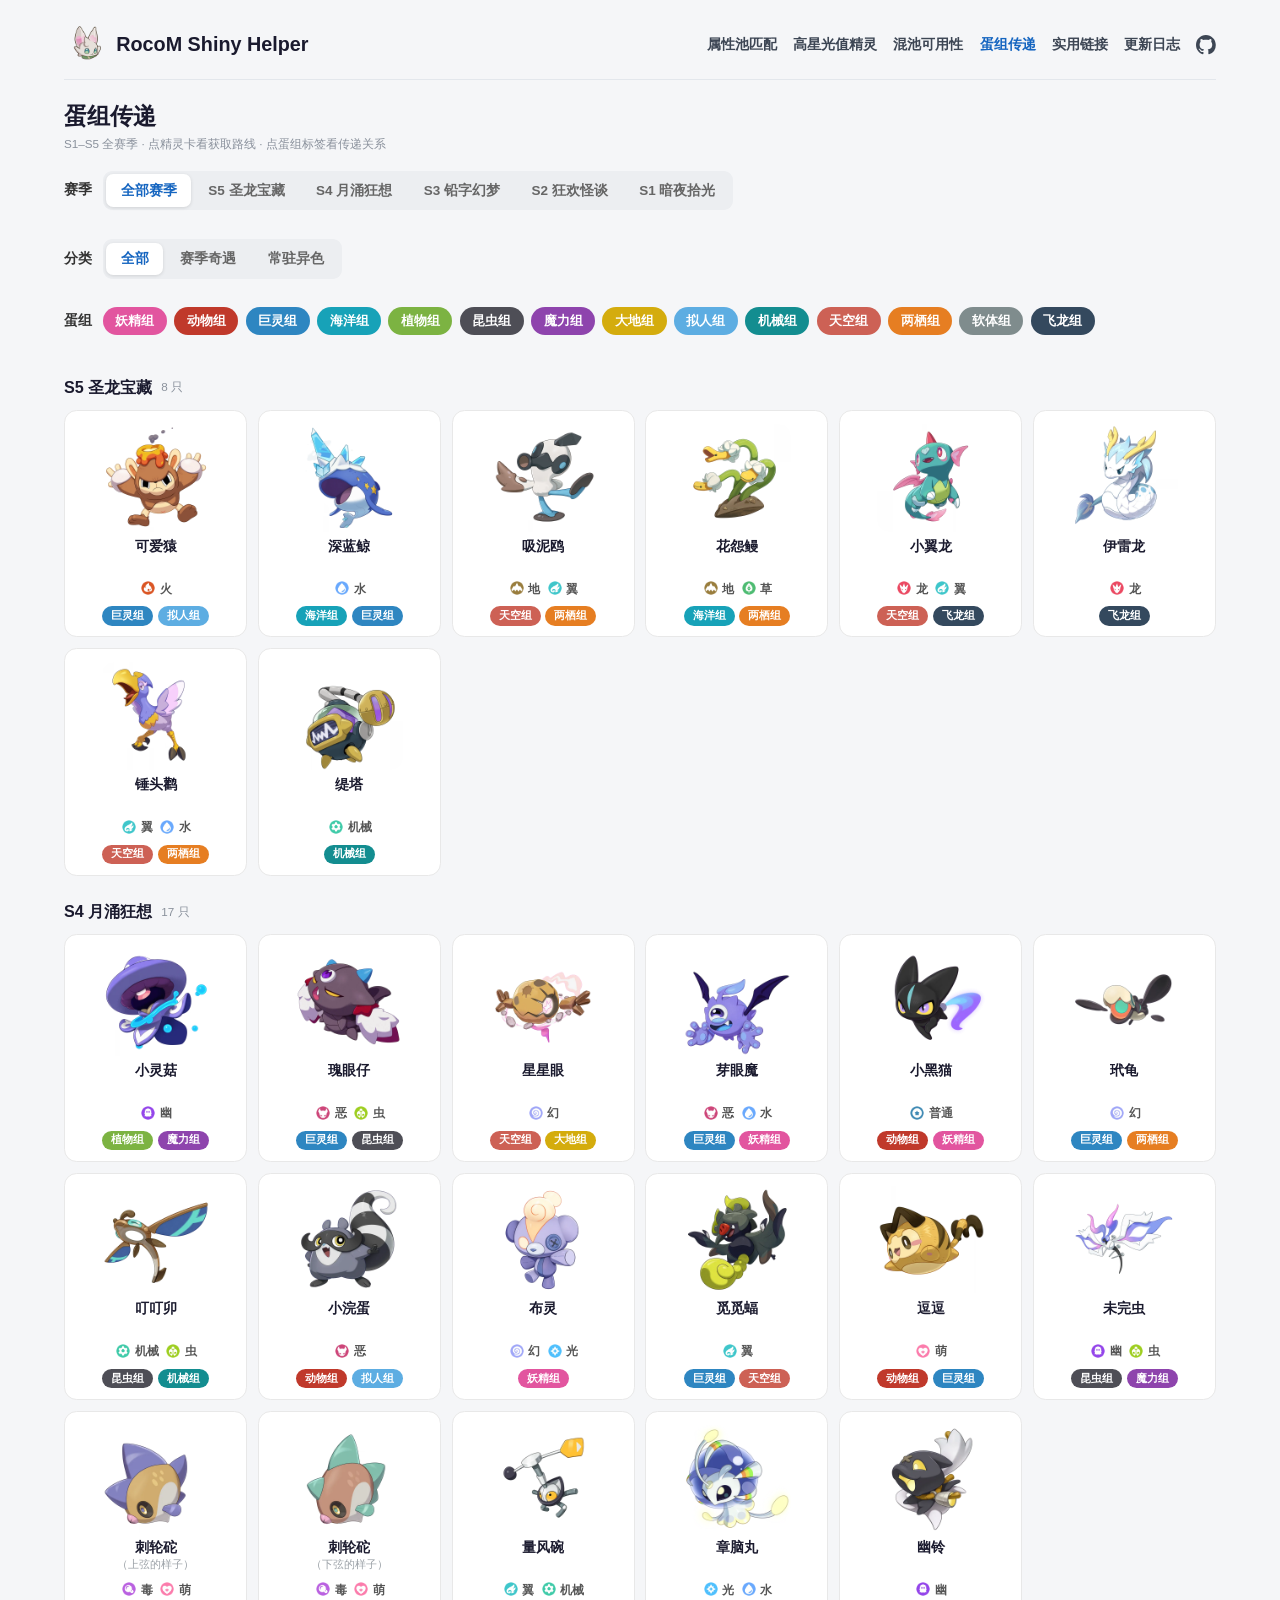
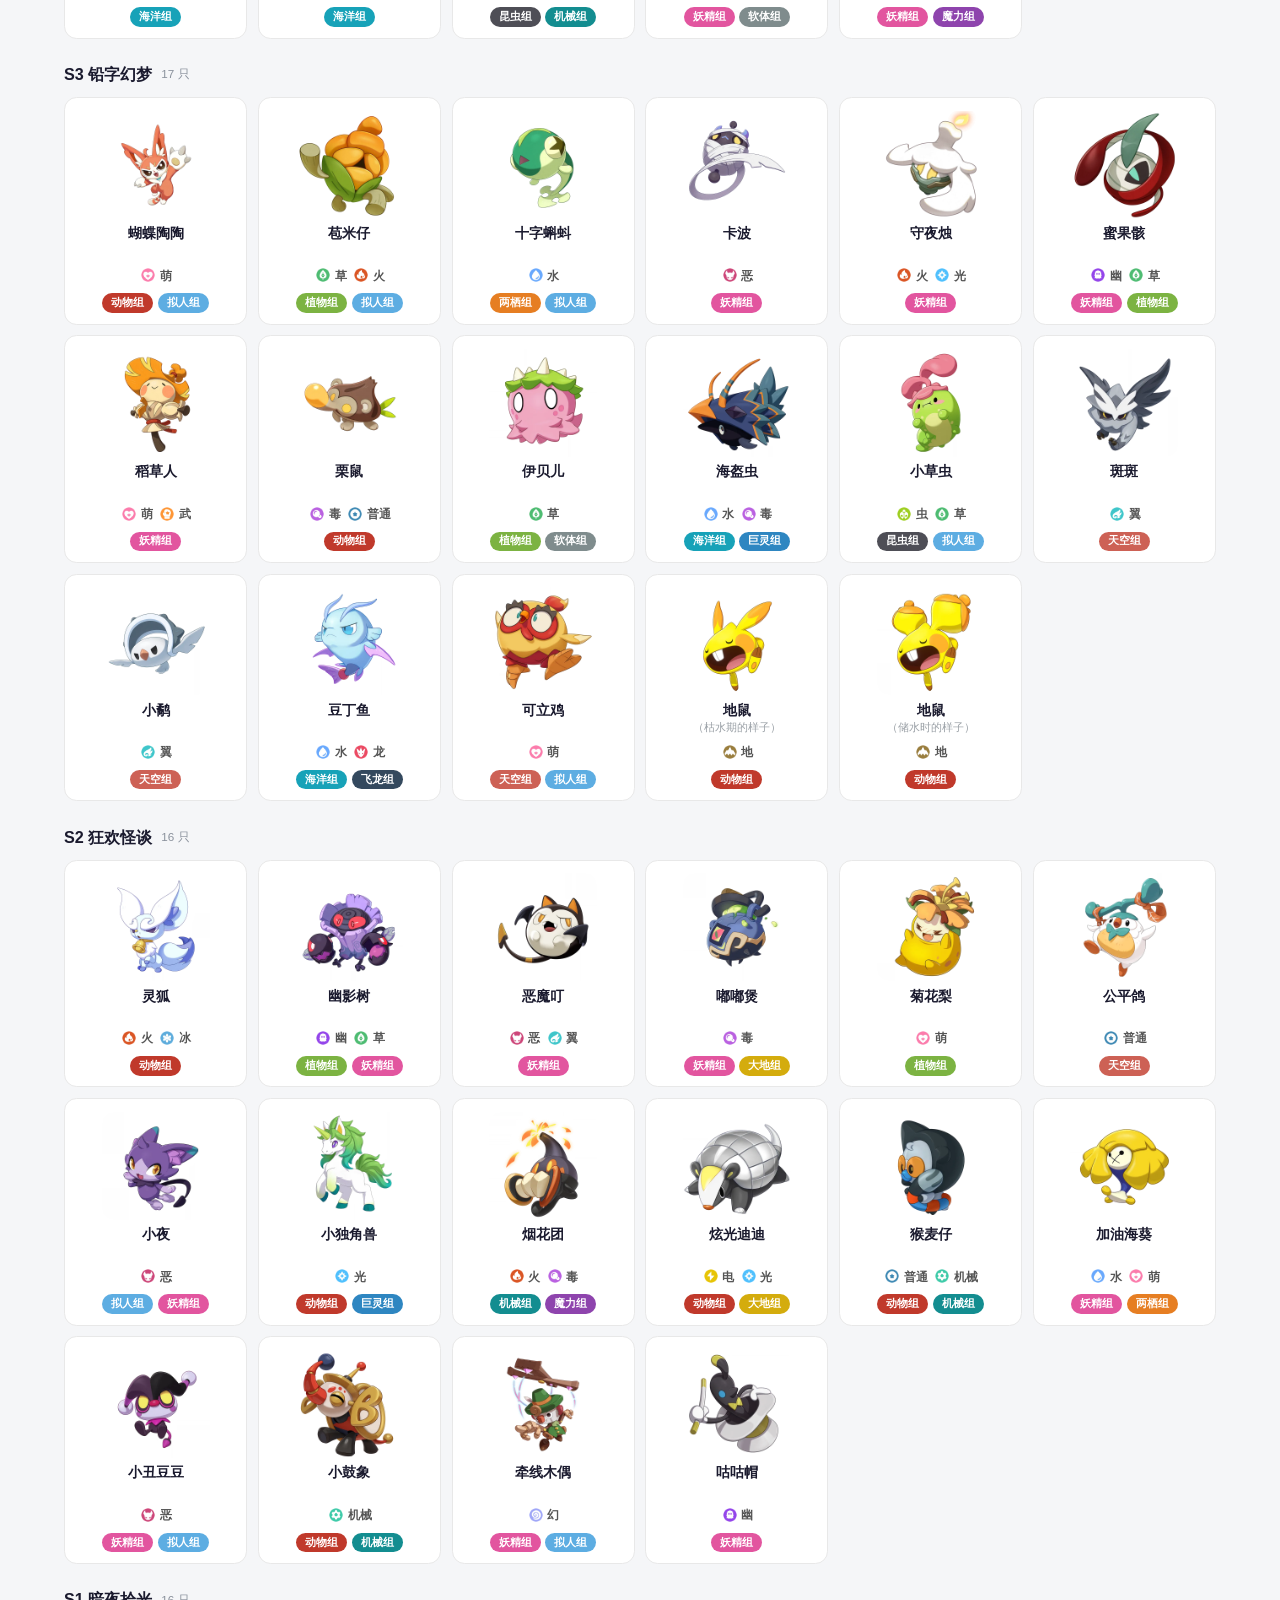
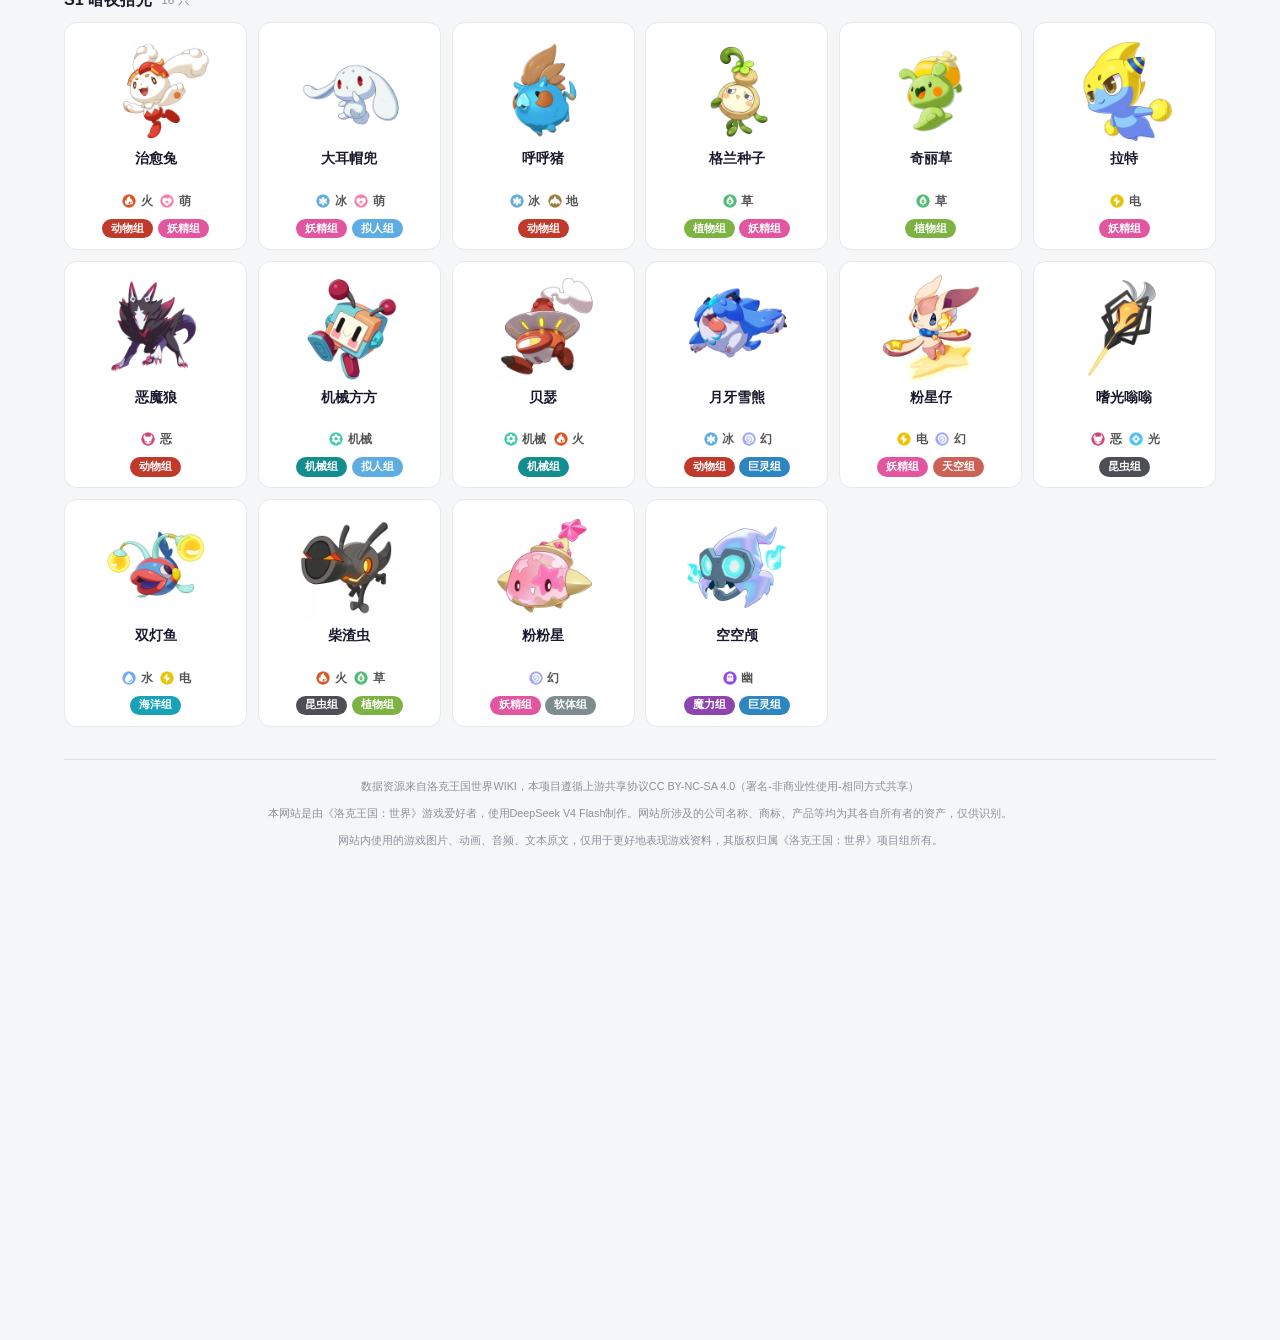
<file: pages/egg-group.html>
<!DOCTYPE html>
<html lang="zh-CN">
<head>
  <meta charset="UTF-8">
  <meta name="viewport" content="width=device-width, initial-scale=1.0">
  <link rel="icon" type="image/png" href="../icons.png">
  <title>蛋组传递 - RocoM Shiny Helper</title>
  <link rel="stylesheet" href="../css/site.css">
  <style>
    /* ==================== 蛋组传递页（仅本页生效） ==================== */
    .eg-controls { display: flex; flex-direction: column; gap: 14px; margin-bottom: 6px; }
    .eg-tabs { display: inline-flex; flex-wrap: wrap; background: #eceef1; border-radius: 10px; padding: 4px; gap: 3px; }
    .eg-tab {
      padding: 8px 16px; border: none; border-radius: 8px;
      background: transparent; font-size: 15px; font-weight: 600;
      color: #666; cursor: pointer; transition: all .15s; font-family: inherit;
    }
    .eg-tab.on { background: #fff; color: #1565c0; box-shadow: 0 1px 4px rgba(0,0,0,.12); }

    .eg-gchip {
      border: 0; border-radius: 999px; padding: 6px 14px;
      font-size: 14px; font-weight: 700; color: #fff;
      cursor: pointer; font-family: inherit; transition: transform .1s;
    }
    .eg-gchip:hover { transform: translateY(-1px); }

    .eg-season-h {
      display: flex; align-items: center; gap: 10px;
      margin: 26px 0 12px; font-size: 18px; font-weight: 700; color: #1a1a2e;
    }
    .eg-cnt { font-size: 13px; font-weight: 400; color: #8a919c; font-family: var(--font-text); }

    .eg-grid { display: grid; grid-template-columns: repeat(auto-fill, minmax(184px, 1fr)); gap: 12px; }
    /* 精灵卡直接复用站点 .sprite-card（立绘 120² + 名称两行 + 属性），此处只补蛋组标签行 */
    .eg-pills { display: flex; flex-wrap: wrap; gap: 5px; justify-content: center; }
    .eg-pill {
      border: 0; border-radius: 999px; padding: 3px 10px;
      font-size: 12px; font-weight: 600; color: #fff;
      cursor: pointer; font-family: inherit; transition: filter .1s;
    }
    .eg-pill:hover { filter: brightness(1.08); }
    .eg-tgt { outline: 2px solid #7CB342; outline-offset: 1px; }

    .eg-legend { display: none; }

    /* 弹层 */
    .eg-mask { position: fixed; inset: 0; background: rgba(0,0,0,.5); display: none; z-index: 50; }
    .eg-mask.show { display: block; }
    .eg-sheet {
      position: fixed; left: 50%; bottom: 0; transform: translate(-50%, 105%);
      width: 100%; max-width: 600px; max-height: 84vh; background: #fff;
      border-radius: 18px 18px 0 0; z-index: 51; display: flex; flex-direction: column;
      transition: transform .28s ease; box-shadow: 0 -8px 30px rgba(0,0,0,.18);
    }
    .eg-sheet.show { transform: translate(-50%, 0); }
    @media (min-width: 600px) {
      .eg-sheet {
        bottom: auto; top: 50%; transform: translate(-50%, -50%) scale(.96);
        border-radius: 18px; opacity: 0; transition: all .22s ease;
        max-width: 940px;
      }
      .eg-sheet.show { transform: translate(-50%, -50%) scale(1); opacity: 1; }
    }
    .eg-sheet-head { padding: 16px 18px 12px; display: flex; align-items: center; gap: 10px; border-bottom: 1px solid #eef0f3; }
    .eg-sheet-title { font-size: 19px; font-weight: 800; color: #fff; padding: 5px 16px; border-radius: 999px; }
    .eg-sheet-title.plain { background: transparent !important; color: #1a1a2e; padding: 0; font-size: 20px; }
    .eg-sheet-cnt { color: #8a919c; font-size: 13px; font-family: var(--font-text); }
    .eg-sheet-close {
      margin-left: auto; background: #eef0f3; border: 0; width: 32px; height: 32px;
      border-radius: 50%; font-size: 15px; cursor: pointer; color: #555; font-family: inherit;
    }
    .eg-sheet-body { overflow-y: auto; padding: 14px 18px 22px; }

    .eg-sec { font-size: 14px; color: #5b6472; margin: 16px 0 8px; font-weight: 700; }
    .eg-sec:first-child { margin-top: 2px; }
    .eg-sec-row { display: flex; align-items: center; gap: 8px; }
    .eg-pet-filter {
      font-family: var(--font-text); font-size: 14px; color: #555;
      border: 1px solid #e0e3e8; border-radius: 8px; padding: 2px 8px;
      background: #fff; cursor: pointer; outline: none; margin-left: auto;
    }
    .eg-pet-filter:focus { border-color: #1565c0; }
    .eg-transfer { display: flex; flex-direction: column; gap: 7px; }
    .eg-trow {
      display: flex; align-items: center; gap: 8px; background: #fff;
      border: 1px solid #e8e8e8; border-radius: 10px; padding: 8px 10px; cursor: pointer;
    }
    .eg-trow:hover { background: #f7f8fa; }
    .eg-via { color: #9aa0a6; font-size: 12px; margin-left: auto; text-align: right; max-width: 54%; font-family: var(--font-text); }
    .eg-via b { color: #5b6472; }
    .eg-steps { display: flex; gap: 6px; flex-wrap: wrap; }
    .eg-step {
      border: 0; border-radius: 999px; padding: 4px 11px; font-size: 12.5px;
      color: #fff; font-weight: 600; cursor: pointer; font-family: inherit;
    }
    .eg-step small { font-weight: 400; opacity: .85; }
    .eg-members { display: flex; flex-direction: column; gap: 6px; }
    .eg-mrow {
      display: flex; align-items: center; gap: 8px; flex-wrap: wrap;
      background: #fff; border: 1px solid #e8e8e8; border-radius: 10px;
      padding: 7px 10px; font-size: 13.5px; color: #1a1a2e; cursor: pointer;
    }
    .eg-mrow:hover { background: #f7f8fa; }
    .eg-mrow .eg-mname { font-weight: 600; }
    .eg-mrow-top { display: flex; align-items: center; gap: 8px; flex-wrap: wrap; flex: 1 1 auto; min-width: 0; }
    .eg-mrow-egs { display: flex; flex-wrap: wrap; gap: 5px; flex: 0 0 100%; margin-top: 2px; }
    .eg-ava { width: 32px; height: 32px; object-fit: contain; flex: none; }
    .eg-rowseason { margin-left: auto; }
    .eg-head-meta { display: inline-flex; align-items: center; gap: 10px; flex-wrap: wrap; vertical-align: middle; font-family: var(--font-game); }
    .eg-head-meta .hv-season, .eg-head-meta .sprite-attr { font-family: var(--font-game); }
    .eg-target { display: flex; align-items: center; gap: 7px; }
    .eg-target .eg-ava { width: 28px; height: 28px; }
    .eg-sheet-ava { width: 40px; height: 40px; object-fit: contain; flex: none; }
    .eg-sheet-ava[hidden] { display: none; }
    .eg-route { display: flex; flex-direction: column; gap: 7px; }
    .eg-rrow { background: #fff; border: 1px solid #e8e8e8; border-radius: 10px; padding: 8px 10px; }
    .eg-rflow { display: flex; align-items: center; gap: 5px; flex-wrap: wrap; }
    .eg-arrow { color: #c2c8d0; font-size: 12px; }
    .eg-rvia { color: #9aa0a6; font-size: 12px; margin-top: 5px; font-family: var(--font-text); }
    .eg-rvia b { color: #5b6472; }

    /* PC 双栏：左栏主信息，右栏传递/接力信息；移动端仍单栏 */
    .eg-cols { display: block; }
    @media (min-width: 760px) {
      .eg-cols { display: grid; grid-template-columns: minmax(0, 1fr) minmax(0, 1fr); gap: 2px 22px; align-items: start; }
      .eg-col-side { border-left: 1px dashed #e3e7ec; padding-left: 22px; }
    }
    /* 接力分组折叠 */
    .eg-fold { margin: 0 0 10px; }
    .eg-fold > summary {
      list-style: none; cursor: pointer;
      display: flex; align-items: center; gap: 8px;
      padding: 7px 10px; border-radius: 9px; background: #f3f5f8;
      font-size: 13.5px; font-weight: 700; color: #5b6472;
    }
    .eg-fold > summary::-webkit-details-marker { display: none; }
    .eg-fold > summary::before {
      content: ''; flex: none; width: 0; height: 0;
      border-left: 5px solid #8a919c;
      border-top: 4px solid transparent; border-bottom: 4px solid transparent;
      transition: transform .15s;
    }
    .eg-fold[open] > summary::before { transform: rotate(90deg); }
    .eg-fold-n { margin-left: auto; font-size: 12px; font-weight: 600; color: #9aa0a6; font-family: var(--font-text); }
    .eg-fold > .eg-route { margin-top: 8px; }
    .eg-empty { color: #9aa0a6; font-size: 13px; padding: 6px 2px; font-family: var(--font-text); }
  </style>
</head>
<body>
  <div class="container">
    <header class="header">
      <a class="brand" href="../index.html"><img class="brand-ico" src="../icons.png" alt=""><span>RocoM Shiny Helper</span></a>
      <nav class="top-nav">
        <a href="../index.html">属性池匹配</a>
        <a href="high-value.html">高星光值精灵</a>
        <a href="pool-availability.html">混池可用性</a>
        <a class="active" href="egg-group.html">蛋组传递</a>
        <a href="toolbox.html">实用链接</a>
        <a href="changelog.html">更新日志</a>
        <a class="gh" href="https://github.com/JayeGT002/Rocom-Shiny-Helper" target="_blank" rel="noopener" title="GitHub 仓库" aria-label="GitHub 仓库">
          <svg viewBox="0 0 16 16" xmlns="http://www.w3.org/2000/svg"><path d="M8 0C3.58 0 0 3.58 0 8c0 3.54 2.29 6.53 5.47 7.59.4.07.55-.17.55-.38 0-.19-.01-.82-.01-1.49-2.01.37-2.53-.49-2.69-.94-.09-.23-.48-.94-.82-1.13-.28-.15-.68-.52-.01-.53.63-.01 1.08.58 1.23.82.72 1.21 1.87.87 2.33.66.07-.52.28-.87.51-1.07-1.78-.2-3.64-.89-3.64-3.95 0-.87.31-1.59.82-2.15-.08-.2-.36-1.02.08-2.12 0 0 .67-.21 2.2.82.64-.18 1.32-.27 2-.27.68 0 1.36.09 2 .27 1.53-1.04 2.2-.82 2.2-.82.44 1.1.16 1.92.08 2.12.51.56.82 1.27.82 2.15 0 3.07-1.87 3.75-3.65 3.95.29.25.54.73.54 1.48 0 1.07-.01 1.93-.01 2.2 0 .21.15.46.55.38A8.01 8.01 0 0 0 16 8c0-4.42-3.58-8-8-8z"/></svg>
        </a>
      </nav>
    </header>

    <main class="eg-main">
      <div class="page-head">
        <div class="page-title">
          <h1>蛋组传递</h1>
          <p class="page-sub">S1–S5 全赛季 · 点精灵卡看获取路线 · 点蛋组标签看传递关系</p>
        </div>
      </div>

      <div class="eg-controls">
        <div class="attr-filter">
          <span class="mode-label">赛季</span>
          <div class="eg-tabs" id="eg-season-tabs"></div>
        </div>
        <div class="attr-filter">
          <span class="mode-label">分类</span>
          <div class="eg-tabs" id="eg-kind-tabs"></div>
        </div>
        <div class="attr-filter">
          <span class="mode-label">蛋组</span>
          <div class="attr-filter-buttons" id="eg-group-chips"></div>
        </div>
      </div>

      <div class="loading" id="eg-loading">正在加载赛季数据…</div>

      <div id="eg-content" style="display: none;"></div>
    </main>

    <footer class="footer">
      <p>数据资源来自洛克王国世界WIKI，本项目遵循上游共享协议CC BY-NC-SA 4.0（署名-非商业性使用-相同方式共享）</p>
      <p>本网站是由《洛克王国：世界》游戏爱好者，使用DeepSeek V4 Flash制作。网站所涉及的公司名称、商标、产品等均为其各自所有者的资产，仅供识别。</p>
      <p>网站内使用的游戏图片、动画、音频、文本原文，仅用于更好地表现游戏资料，其版权归属《洛克王国：世界》项目组所有。</p>
    </footer>
  </div>

  <div class="eg-mask" id="eg-mask"></div>
  <div class="eg-sheet" id="eg-sheet" role="dialog" aria-modal="true">
    <div class="eg-sheet-head">
      <img class="eg-sheet-ava" id="eg-sheet-ava" alt="" hidden>
      <span class="eg-sheet-title" id="eg-sheet-title"></span>
      <span class="eg-sheet-cnt" id="eg-sheet-cnt"></span>
      <button class="eg-sheet-close" id="eg-sheet-close" aria-label="关闭">✕</button>
    </div>
    <div class="eg-sheet-body" id="eg-sheet-body"></div>
  </div>

  <script src="../js/app.js" defer></script>
  <script>
    (function () {
      const base = location.pathname.indexOf('/pages/') >= 0 ? '..' : '.';
      const $ = id => document.getElementById(id);
      const ESC = s => String(s).replace(/[&<>"]/g, c => ({ '&': '&amp;', '<': '&lt;', '>': '&gt;', '"': '&quot;' }[c]));

      // 蛋组配色（与站内其他页的浅色主题协调）
      const GC = {
        '妖精组': '#E2559F', '动物组': '#C0392B', '巨灵组': '#2E86C1', '海洋组': '#17A2B8',
        '植物组': '#7CB342', '昆虫组': '#4E4E56', '魔力组': '#8E44AD', '大地组': '#D4AC0D',
        '拟人组': '#5DADE2', '机械组': '#138D90', '天空组': '#CD6155', '两栖组': '#E67E22',
        '软体组': '#7F8C8D', '飞龙组': '#34495E'
      };
      const gColor = g => GC[g] || '#9aa0a6';

      let seasons = [], PETS = [], GROUPS = [], curTab = 'ALL', curKind = 'ALL';
      let ADJ = {}, BRIDGE = {};
      const SEASON_META = {};
      let yiseImages = {};
      const swapItems = [];
      const SWAP_INTERVAL = 5000;

      const avaOf = (sid, name) => `${base}/images/${sid}/avatars/${encodeURIComponent(name)}.webp`;
      const spriteImgOf = (sid, name) => `${base}/images/${sid}/${encodeURIComponent(name)}.webp`;
      // 赛季 tag：与「高星光值精灵」页完全一致（.hv-season + 赛季主题色，按背景亮度取字色）
      function bgLuminance(hex) {
        const n = parseInt(String(hex).replace('#', ''), 16);
        return (0.299 * ((n >> 16) & 255) + 0.587 * ((n >> 8) & 255) + 0.114 * (n & 255)) / 255;
      }
      function seasonTag(sid, cls) {
        const m = SEASON_META[sid] || { full: sid, color: '#6b7280' };
        const fg = bgLuminance(m.color) > 0.6 ? '#1d2a3c' : '#fff';
        return `<span class="hv-season${cls ? ' ' + cls : ''}" style="background:${m.color};color:${fg}">${ESC(m.full)}</span>`;
      }

      // 常规/异色交替（与赛季页一致）：双图交叠，异色图滚动临近视口(300px)才发起请求，每 5s 切换
      function setupSwap(wrap, img, sid, name) {
        if (!wrap || !img || !name) return;
        if (!(yiseImages[sid] || []).includes(name)) return;
        const origSrc = img.getAttribute('src');
        if (!origSrc) return;
        const altSrc = origSrc.replace(/\.webp$/, '_异色.webp');
        const alt = document.createElement('img');
        alt.alt = name;
        alt.width = 512; alt.height = 512;
        alt.style.opacity = '0';
        wrap.appendChild(alt);
        wrap.classList.add('sw-ready');
        img.style.opacity = '1';
        let requested = false;
        const io = new IntersectionObserver(entries => {
          if (requested) { io.disconnect(); return; }
          if (entries.some(e => e.isIntersecting)) { requested = true; alt.src = altSrc; io.disconnect(); }
        }, { rootMargin: '300px' });
        io.observe(wrap);
        swapItems.push({ wrap, a: img, b: alt, showA: true });
      }
      setInterval(() => {
        for (let i = swapItems.length - 1; i >= 0; i--) if (!swapItems[i].wrap.isConnected) swapItems.splice(i, 1);
        swapItems.forEach(it => {
          const cur = it.showA ? it.a : it.b;
          const nxt = it.showA ? it.b : it.a;
          it.showA = !it.showA;
          cur.style.opacity = '0';
          nxt.style.opacity = '1';
        });
      }, SWAP_INTERVAL);

      // 蛋组图：两个蛋组只要出现在同一只精灵身上，即视为可相互传递（同组可孵）
      function buildGraph() {
        GROUPS.forEach(g => { ADJ[g] = new Set(); BRIDGE[g] = {}; });
        PETS.forEach(p => {
          if (p.groups.length === 2) {
            const [a, b] = p.groups;
            ADJ[a].add(b); ADJ[b].add(a);
            (BRIDGE[a][b] = BRIDGE[a][b] || []).push(p.name);
            (BRIDGE[b][a] = BRIDGE[b][a] || []).push(p.name);
          }
        });
      }
      function bfs(src) {
        const dist = { [src]: 0 }, prev = {}, q = [src];
        while (q.length) {
          const x = q.shift();
          for (const y of ADJ[x]) if (!(y in dist)) { dist[y] = dist[x] + 1; prev[y] = x; q.push(y); }
        }
        return { dist, prev };
      }

      function nameHtml(n) {
        const m = n.match(/^(.+?)（(.+)）$/);
        if (m) return `<span class="nm-main">${ESC(m[1])}</span><span class="nm-sub">（${ESC(m[2])}）</span>`;
        return `<span class="nm-main">${ESC(n)}</span><span class="nm-sub"></span>`;
      }
      function attrIcons(attrs) {
        return attrs.map(a => `<span class="sprite-attr"><img src="${base}/images/attrs/${encodeURIComponent(a)}.webp" alt="${ESC(a)}" loading="lazy" width="198" height="198">${ESC(a)}</span>`).join('');
      }

      /* ---------- 主视图 ---------- */
      function render() {
        const list = seasons.filter(s => curTab === 'ALL' || s.id === curTab);
        let html = '';
        list.forEach(s => {
          const ps = PETS.filter(p => p.season === s.id && (curKind === 'ALL' || p.kind === curKind));
          if (!ps.length) return;
          html += `<h2 class="eg-season-h">${ESC(s.id + ' ' + s.name)}<span class="eg-cnt">${ps.length} 只</span></h2><div class="eg-grid">`;
          ps.forEach(p => {
            const pills = p.groups.map(g => `<button class="eg-pill" data-group="${ESC(g)}" style="background:${gColor(g)}">${ESC(g)}</button>`).join('');
            const imgSrc = spriteImgOf(p.season, p.name);
            html += `<div class="sprite-card eg-card" data-pet="${ESC(p.name)}" data-season="${ESC(p.season)}">
              <span class="sprite-img-wrap">
                <img class="sprite-img" src="${imgSrc}" alt="${ESC(p.name)}" loading="lazy" width="512" height="512"
                     onload="this.parentNode.classList.add('has-img')"
                     onerror="this.parentNode.classList.remove('has-img');this.style.visibility='hidden'">
              </span>
              <span class="sprite-name">${nameHtml(p.name)}</span>
              <span class="sprite-attrs">${attrIcons(p.attrs)}</span>
              <div class="eg-pills">${pills || '<span class="eg-empty">蛋组待补</span>'}</div>
            </div>`;
          });
          html += '</div>';
        });
        const content = $('eg-content');
        content.innerHTML = html;
        // 卡片重建后重挂「常规/异色」交替（异色图仅在滚动临近视口时才请求）
        content.querySelectorAll('.sprite-card').forEach(card => {
          setupSwap(card.querySelector('.sprite-img-wrap'), card.querySelector('.sprite-img'), card.dataset.season, card.dataset.pet);
        });
      }

      /* ---------- 弹层公共 ---------- */
      const mask = $('eg-mask'), sheet = $('eg-sheet'), sheetBody = $('eg-sheet-body');
      function setSheet(title, bg, cntHtml, bodyHtml, avatarUrl, plainTitle) {
        const t = $('eg-sheet-title');
        t.textContent = title; t.style.background = bg;
        t.classList.toggle('plain', !!plainTitle);
        const ava = $('eg-sheet-ava');
        if (avatarUrl) { ava.src = avatarUrl; ava.hidden = false; } else { ava.removeAttribute('src'); ava.hidden = true; }
        $('eg-sheet-cnt').innerHTML = cntHtml;
        sheetBody.innerHTML = bodyHtml;
        sheetBody.scrollTop = 0;
        mask.classList.add('show'); sheet.classList.add('show');
      }
      function closeSheet() { mask.classList.remove('show'); sheet.classList.remove('show'); }
      mask.addEventListener('click', closeSheet);
      $('eg-sheet-close').addEventListener('click', closeSheet);
      document.addEventListener('keydown', e => { if (e.key === 'Escape') closeSheet(); });

      /* ---------- 蛋组视图：该蛋组能与谁传递 ---------- */
      function openGroup(g) {
        const members = PETS.filter(p => p.groups.includes(g));
        const { dist } = bfs(g);
        const direct = [...(ADJ[g] || [])].sort((a, b) => dist[a] - dist[b]);
        const chain = Object.keys(dist).filter(x => x !== g).sort((a, b) => dist[a] - dist[b] || a.localeCompare(b, 'zh'));
        const maxD = chain.length ? Math.max(...chain.map(x => dist[x])) : 0;

        let side = `<h4 class="eg-sec">直接可传递（同组可孵）</h4><div class="eg-transfer">`;
        if (!direct.length) side += `<div class="eg-empty">该蛋组未与其它蛋组同组</div>`;
        direct.forEach(t => {
          const via = (BRIDGE[g][t] || []).join('、');
          side += `<div class="eg-trow" data-group="${ESC(t)}"><span class="eg-pill" style="background:${gColor(t)}">${ESC(t)}</span><span class="eg-via">经由 <b>${ESC(via)}</b></span></div>`;
        });
        side += `</div>`;

        if (chain.length) {
          side += `<h4 class="eg-sec">全链可达（最多 ${maxD} 步接力）</h4><div class="eg-steps">`;
          chain.forEach(t => { side += `<button class="eg-step" data-group="${ESC(t)}" style="background:${gColor(t)}">${ESC(t)}<small> ${dist[t]}步</small></button>`; });
          side += `</div>`;
        }

        let main = `<h4 class="eg-sec">本组成员（全赛季 ${members.length} 只）</h4><div class="eg-members">`;
        members.forEach(p => {
          const other = p.groups.find(x => x !== g);
          main += `<div class="eg-mrow" data-pet="${ESC(p.name)}">
            <div class="eg-mrow-top">
              <img class="eg-ava" src="${avaOf(p.season, p.name)}" alt="" loading="lazy" width="32" height="32">
              <span class="eg-mname">${ESC(p.name)}</span>
              ${attrIcons(p.attrs)}
              ${seasonTag(p.season, 'eg-rowseason')}
            </div>
            ${other ? `<div class="eg-mrow-egs"><button class="eg-pill" data-group="${ESC(other)}" style="background:${gColor(other)}">${ESC(other)}</button></div>` : ''}
          </div>`;
        });
        main += `</div>`;

        setSheet(g, gColor(g), `${members.length} 只精灵 · 直接连 ${direct.length} 组`,
          `<div class="eg-cols"><div class="eg-col-main">${main}</div><div class="eg-col-side">${side}</div></div>`);
      }

      /* ---------- 精灵视图：如何传递获得 ---------- */
      function openPet(name, seasonFilter) {
        const p = PETS.find(q => q.name === name);
        if (!p) return;
        // 多源 BFS：从该精灵的所有蛋组同时出发
        const dist = {}, next = {}, queue = [];
        p.groups.forEach(g => { dist[g] = 0; queue.push(g); });
        while (queue.length) {
          const x = queue.shift();
          for (const y of ADJ[x]) if (!(y in dist)) { dist[y] = dist[x] + 1; next[y] = x; queue.push(y); }
        }
        const tgt = p.groups[p.groups.length - 1];
        const pathFrom = s => { const path = [s]; let cur = s; while (dist[cur] > 0) { cur = next[cur]; path.push(cur); } return path; };

        let main = '';

        // 同组直接可孵：可按赛季筛选（默认全部）
        const allPartners = PETS.filter(q => q !== p && q.groups.some(g => p.groups.includes(g)));
        const partners = seasonFilter ? allPartners.filter(t => t.season === seasonFilter) : allPartners;
        const opts = ['ALL'].concat(seasons.map(s => s.id))
          .map(s => `<option value="${s}"${(seasonFilter || 'ALL') === s ? ' selected' : ''}>${s === 'ALL' ? '全部赛季' : ESC(SEASON_META[s].full)}</option>`).join('');
        main += `<h4 class="eg-sec eg-sec-row">同组直接可孵（${partners.length} 只）
          <select class="eg-pet-filter" data-pet="${ESC(p.name)}">${opts}</select>
        </h4><div class="eg-members">`;
        if (!partners.length) main += `<div class="eg-empty">该赛季暂无同组可孵伙伴</div>`;
        partners.forEach(t => {
          const shared = t.groups.filter(g => p.groups.includes(g));
          main += `<div class="eg-mrow" data-pet="${ESC(t.name)}">
            <div class="eg-mrow-top">
              <img class="eg-ava" src="${avaOf(t.season, t.name)}" alt="" loading="lazy" width="32" height="32">
              <span class="eg-mname">${ESC(t.name)}</span>
              ${attrIcons(t.attrs)}
              ${seasonTag(t.season, 'eg-rowseason')}
            </div>
            <div class="eg-mrow-egs">${shared.map(g => `<button class="eg-pill" data-group="${ESC(g)}" style="background:${gColor(g)}">${ESC(g)}</button>`).join('')}</div>
          </div>`;
        });
        main += `</div>`;

        let side = '';
        const maxHop = Math.max(...Object.values(dist));
        for (let h = 1; h <= maxHop; h++) {
          const srcs = GROUPS.filter(g => dist[g] === h);
          if (!srcs.length) continue;
          side += `<details class="eg-fold" open><summary>${h} 步接力<span class="eg-fold-n">${srcs.length} 条</span></summary><div class="eg-route">`;
          srcs.forEach(s => {
            const path = pathFrom(s);
            const flow = path.map((g, i) => {
              const isTgt = (g === tgt && i === path.length - 1) ? ' eg-tgt' : '';
              return `<button class="eg-pill${isTgt}" data-group="${ESC(g)}" style="background:${gColor(g)}">${ESC(g)}</button>`;
            }).join('<span class="eg-arrow">→</span>');
            const vias = [];
            for (let i = 0; i < path.length - 1; i++) vias.push(BRIDGE[path[i]][path[i + 1]][0]);
            side += `<div class="eg-rrow"><div class="eg-rflow">${flow}</div><div class="eg-rvia">经 ${ESC(vias.join(' → '))}</div></div>`;
          });
          side += `</div></details>`;
        }
        if (!side) side = `<div class="eg-empty">该精灵没有可接力传递的其它蛋组</div>`;

        setSheet(p.name, gColor(p.groups[0]),
          `<span class="eg-head-meta">${attrIcons(p.attrs)}${p.groups.map(g => `<button class="eg-pill" data-group="${ESC(g)}" style="background:${gColor(g)}">${ESC(g)}</button>`).join('')}${seasonTag(p.season)}</span>`,
          `<div class="eg-cols"><div class="eg-col-main">${main}</div><div class="eg-col-side">${side}</div></div>`,
          avaOf(p.season, p.name), true);
      }

      /* ---------- 事件（委托） ---------- */
      document.addEventListener('change', e => {
        const sel = e.target.closest('.eg-pet-filter');
        if (sel) openPet(sel.dataset.pet, sel.value === 'ALL' ? undefined : sel.value);
      });
      document.addEventListener('click', e => {
        const gEl = e.target.closest('[data-group]');
        if (gEl) { openGroup(gEl.dataset.group); return; }
        const pEl = e.target.closest('[data-pet]');
        if (pEl && !pEl.closest('.eg-pet-filter') && !(e.target.closest('.eg-pet-filter'))) { openPet(pEl.dataset.pet); }
      });
      $('eg-season-tabs').addEventListener('click', e => {
        const b = e.target.closest('[data-season]');
        if (!b) return;
        curTab = b.dataset.season;
        document.querySelectorAll('#eg-season-tabs .eg-tab').forEach(x => x.classList.toggle('on', x === b));
        render();
      });
      $('eg-kind-tabs').addEventListener('click', e => {
        const b = e.target.closest('[data-kind]');
        if (!b) return;
        curKind = b.dataset.kind;
        document.querySelectorAll('#eg-kind-tabs .eg-tab').forEach(x => x.classList.toggle('on', x === b));
        render();
      });

      /* ---------- 启动 ---------- */
      async function init() {
        try {
          const sData = await fetch(`${base}/data/seasons.json`).then(r => r.json());
          seasons = (sData.seasons || []).map(s => ({ id: s.id, name: s.name }));
          (sData.seasons || []).forEach(s => {
            SEASON_META[s.id] = { full: `${s.id} ${s.name}`, color: s.themeColor || '#666' };
          });

          const [egg, yise, ...seasonDocs] = await Promise.all([
            fetch(`${base}/data/egg_groups.json`).then(r => r.json()),
            fetch(`${base}/data/yise_images.json`).then(r => r.json()),
            ...seasons.map(s => fetch(`${base}/data/${s.id}.json`).then(r => r.json()))
          ]);
          yiseImages = yise || {};

          seasons.forEach((s, i) => {
            (seasonDocs[i].sprites || []).forEach(sp => {
              const attrs = [sp.attr1, sp.attr2].filter(Boolean);
              const groups = (egg[s.id] && egg[s.id][sp.name]) || [];
              if (!groups.length) return; // 无蛋组记录（如无法获得蛋的地区形态）不出现在蛋组传递
              PETS.push({
                name: sp.name,
                attrs,
                attrText: attrs.join('/'),
                kind: ((sp.group2 || sp.group) === 'resident') ? '异色' : '奇遇',
                season: s.id,
                season_full: `${s.id} ${s.name}`,
                groups
              });
            });
          });

          // 蛋组清单：以配色表为序，仅保留实际出现的组
          const used = new Set();
          PETS.forEach(p => p.groups.forEach(g => used.add(g)));
          GROUPS = Object.keys(GC).filter(g => used.has(g)).concat([...used].filter(g => !(g in GC)));
          buildGraph();

          $('eg-season-tabs').innerHTML = [{ id: 'ALL', label: '全部赛季' }]
            .concat(seasons.map(s => ({ id: s.id, label: `${s.id} ${s.name}` })))
            .map(t => `<button class="eg-tab${t.id === curTab ? ' on' : ''}" data-season="${ESC(t.id)}">${ESC(t.label)}</button>`).join('');

          $('eg-kind-tabs').innerHTML = [{ id: 'ALL', label: '全部' }, { id: '奇遇', label: '赛季奇遇' }, { id: '异色', label: '常驻异色' }]
            .map(t => `<button class="eg-tab${t.id === curKind ? ' on' : ''}" data-kind="${ESC(t.id)}">${ESC(t.label)}</button>`).join('');

          $('eg-group-chips').innerHTML = GROUPS
            .map(g => `<button class="eg-gchip" data-group="${ESC(g)}" style="background:${gColor(g)}">${ESC(g)}</button>`).join('');

          render();
          $('eg-loading').style.display = 'none';
          $('eg-content').style.display = 'block';
        } catch (err) {
          $('eg-loading').textContent = '赛季数据加载失败，请通过本地服务器访问（如：python -m http.server 8080）。';
        }
      }
      init();
    })();
  </script>
</body>
</html>
</file>
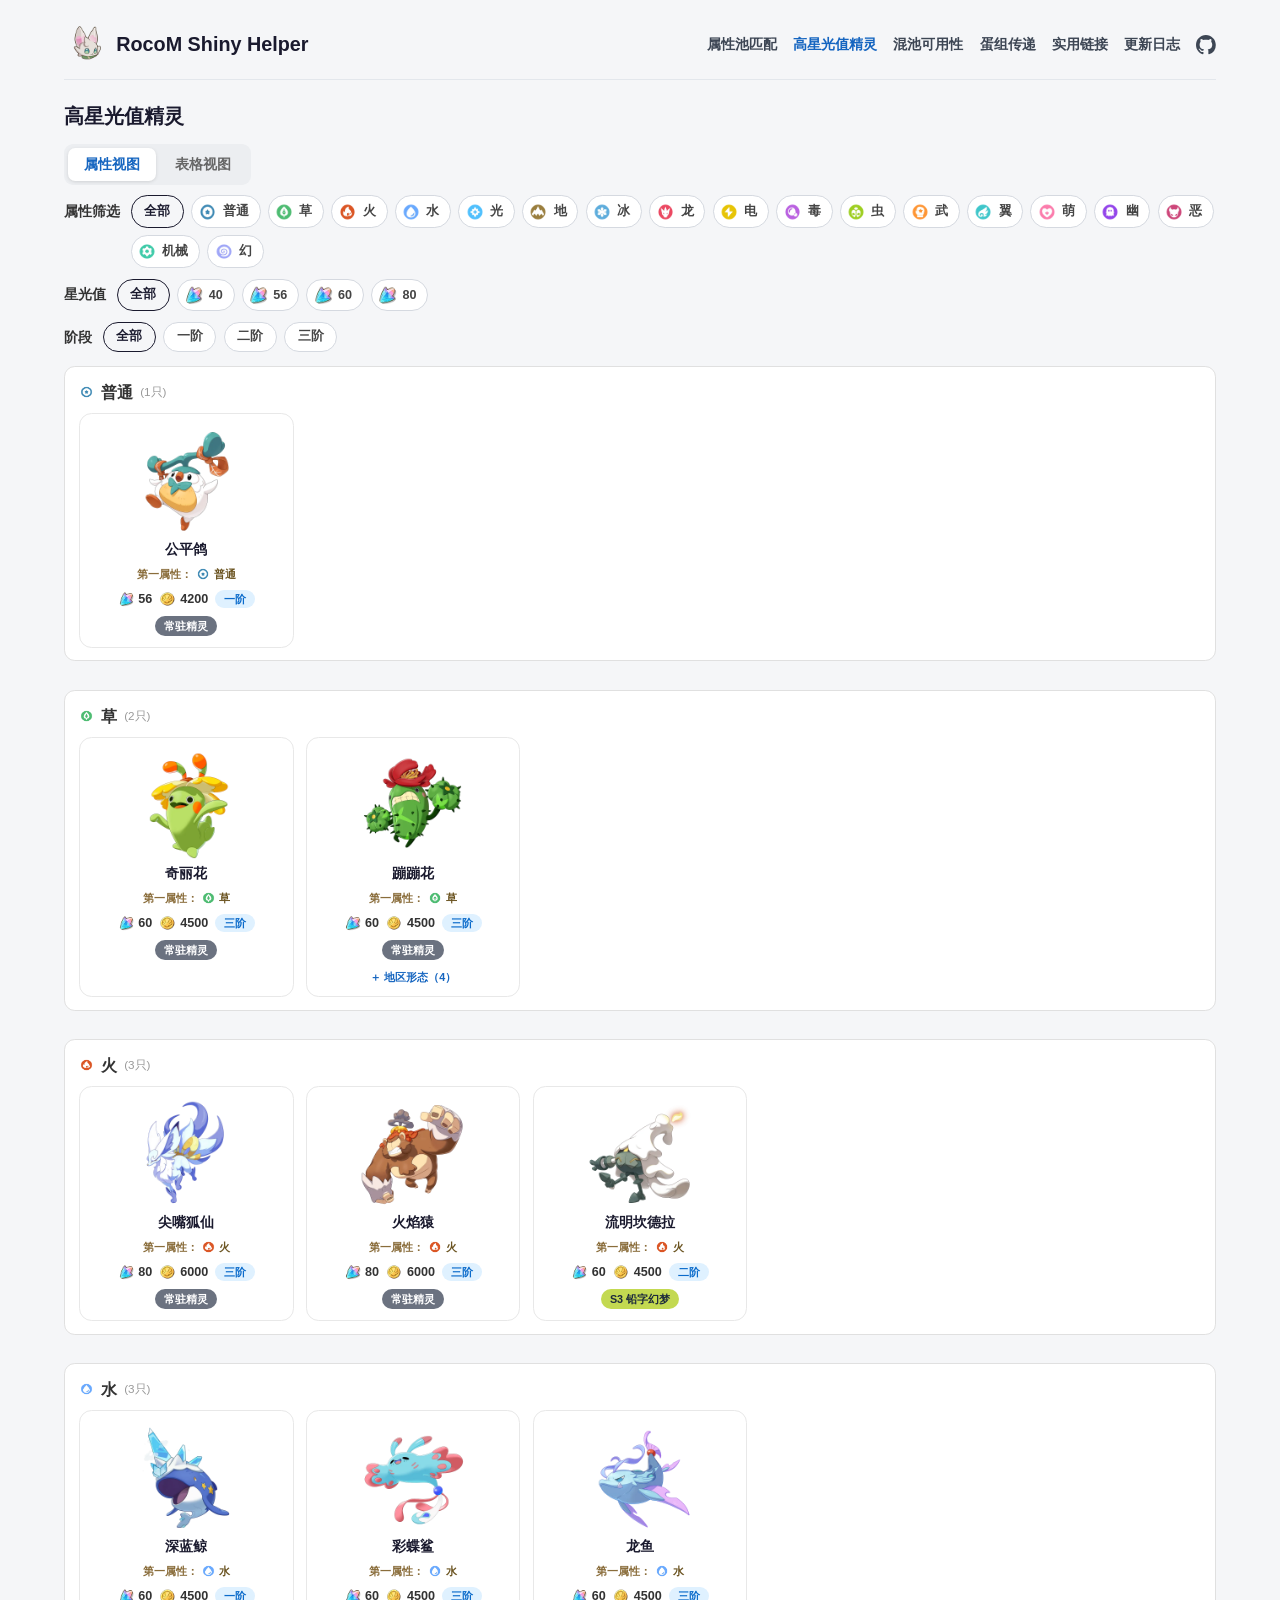
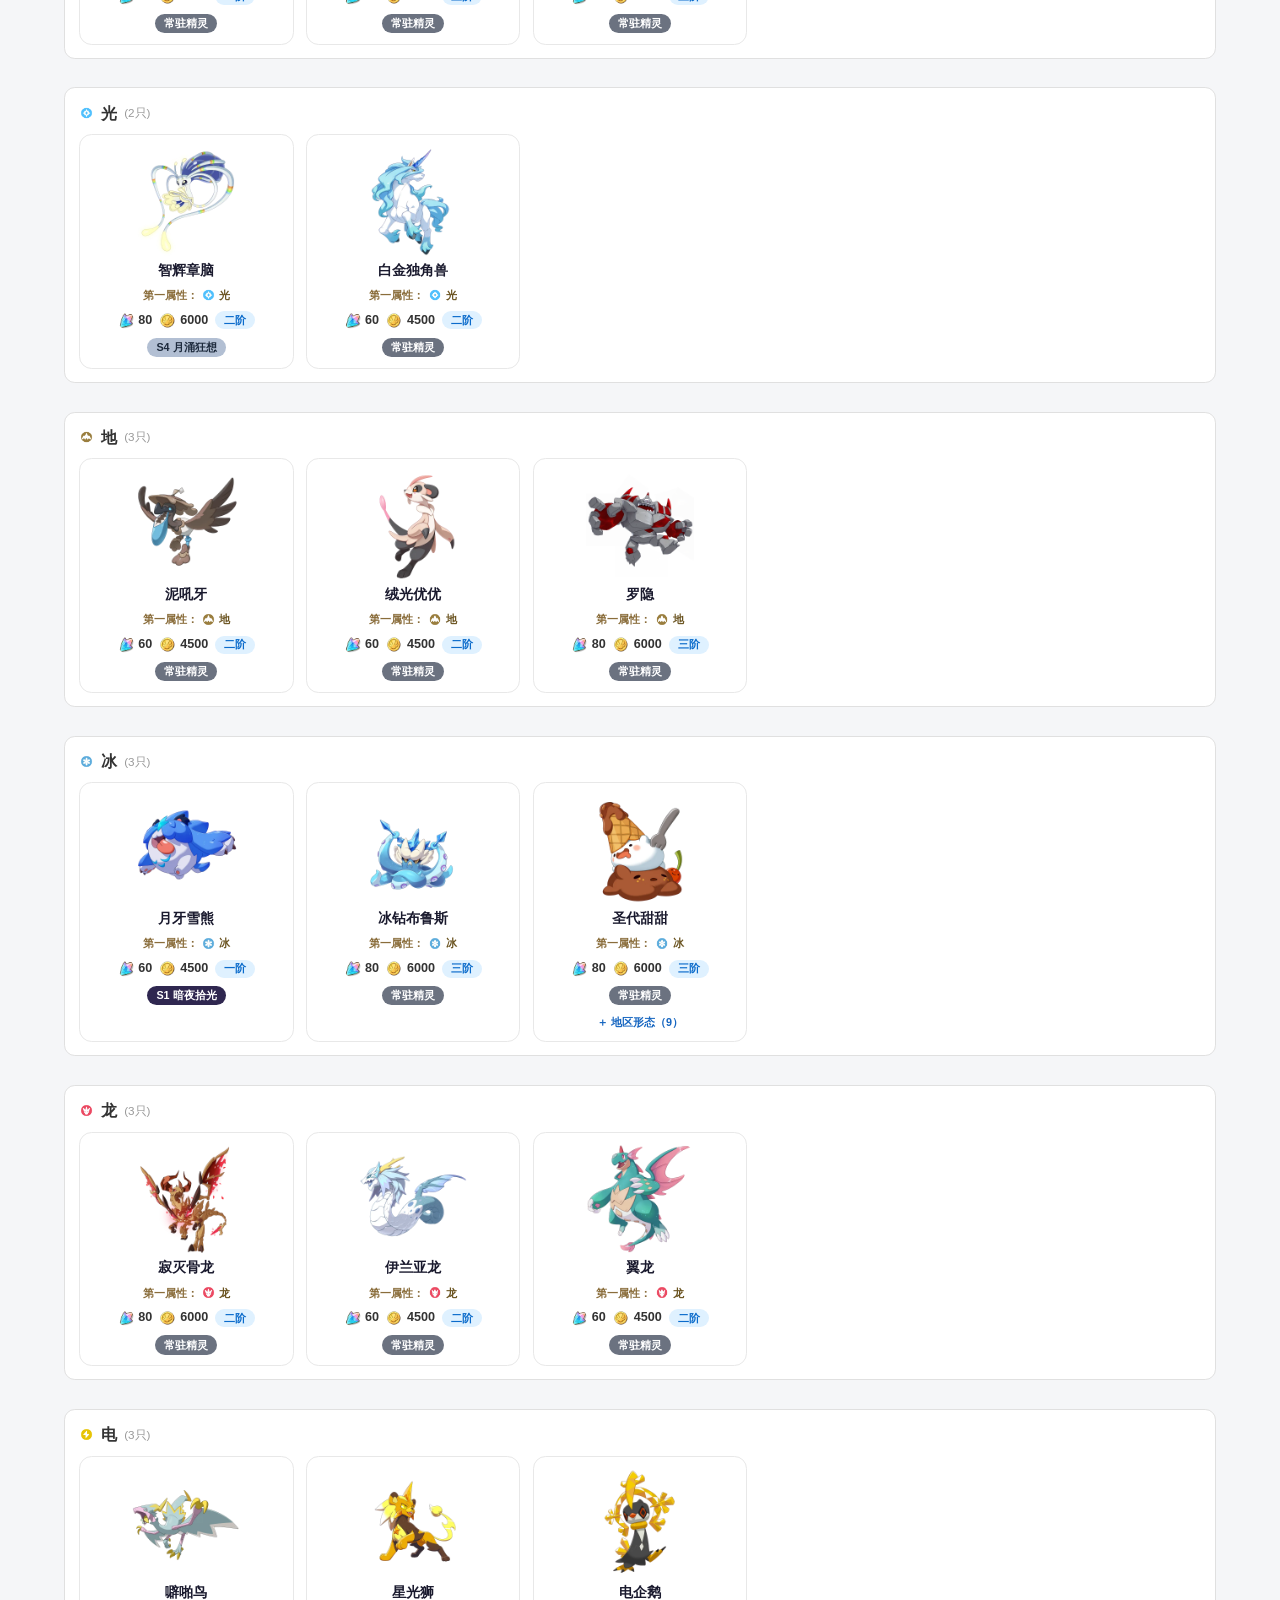
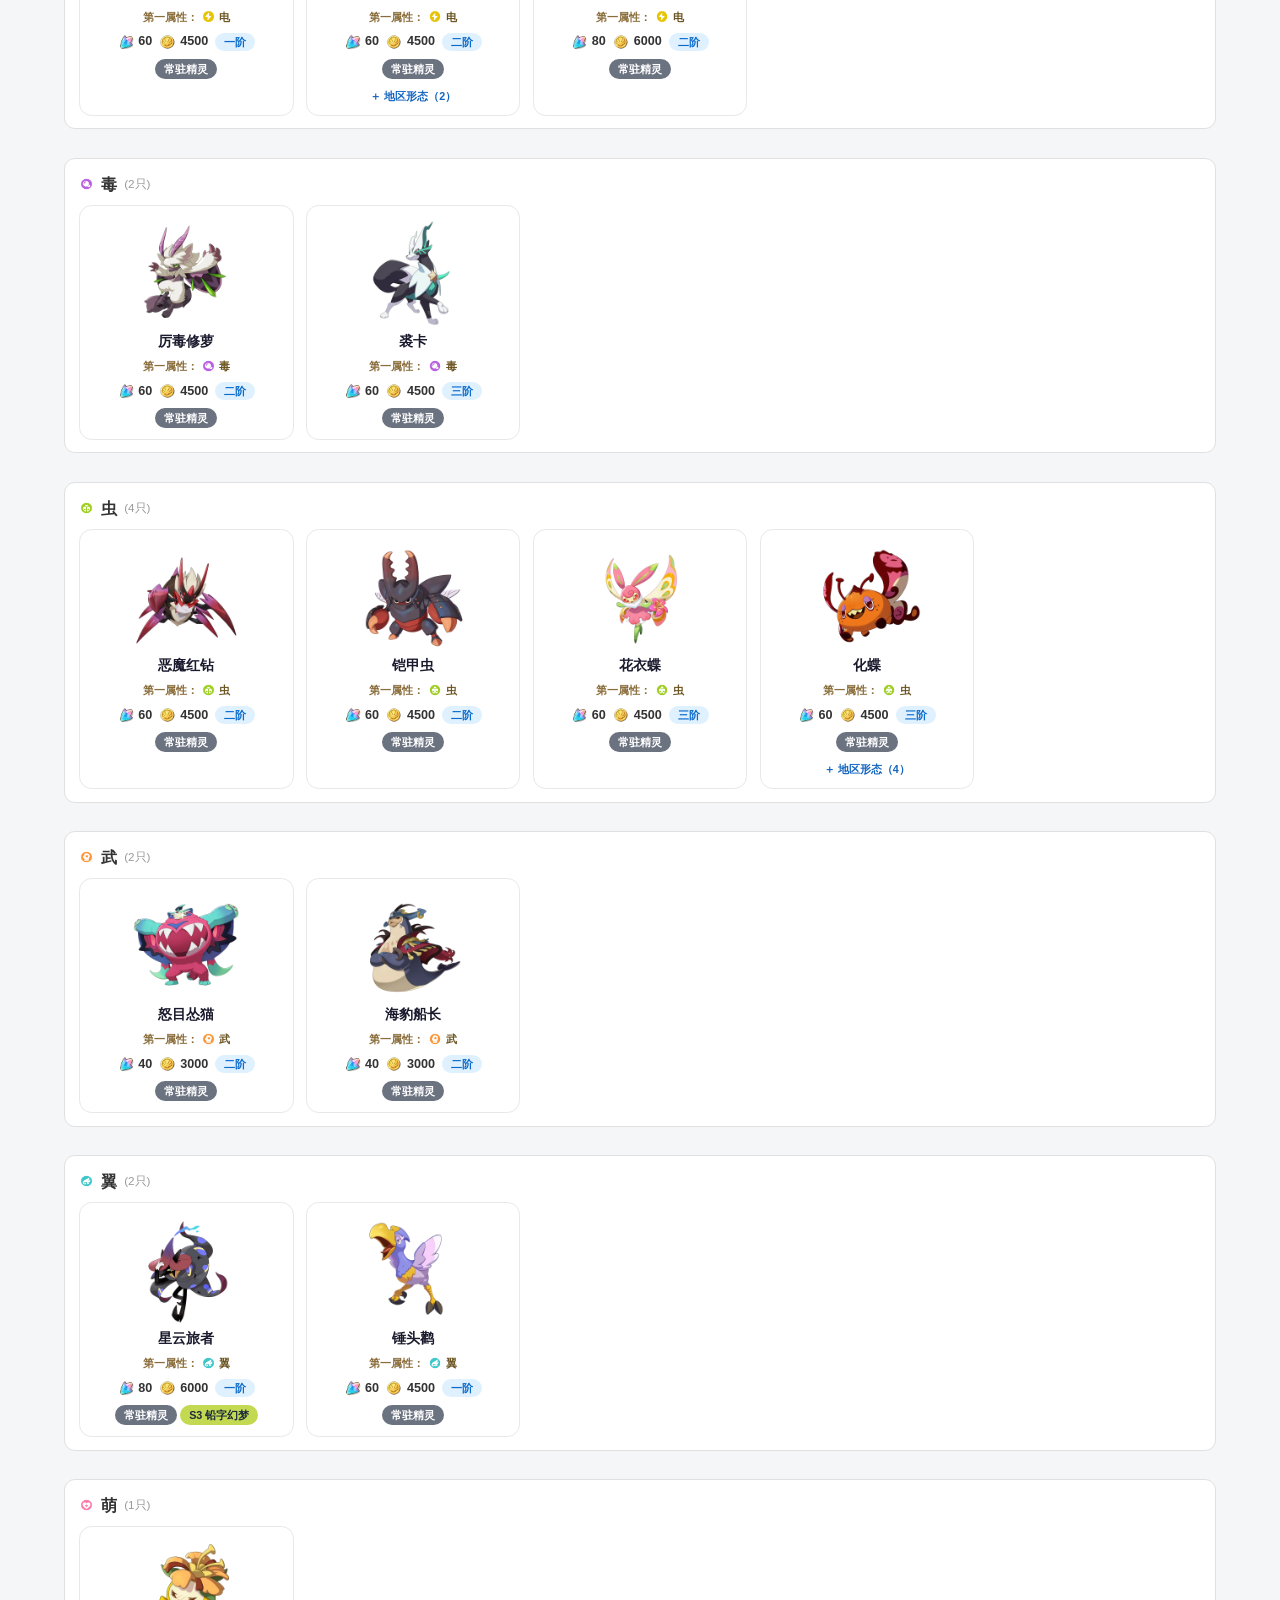
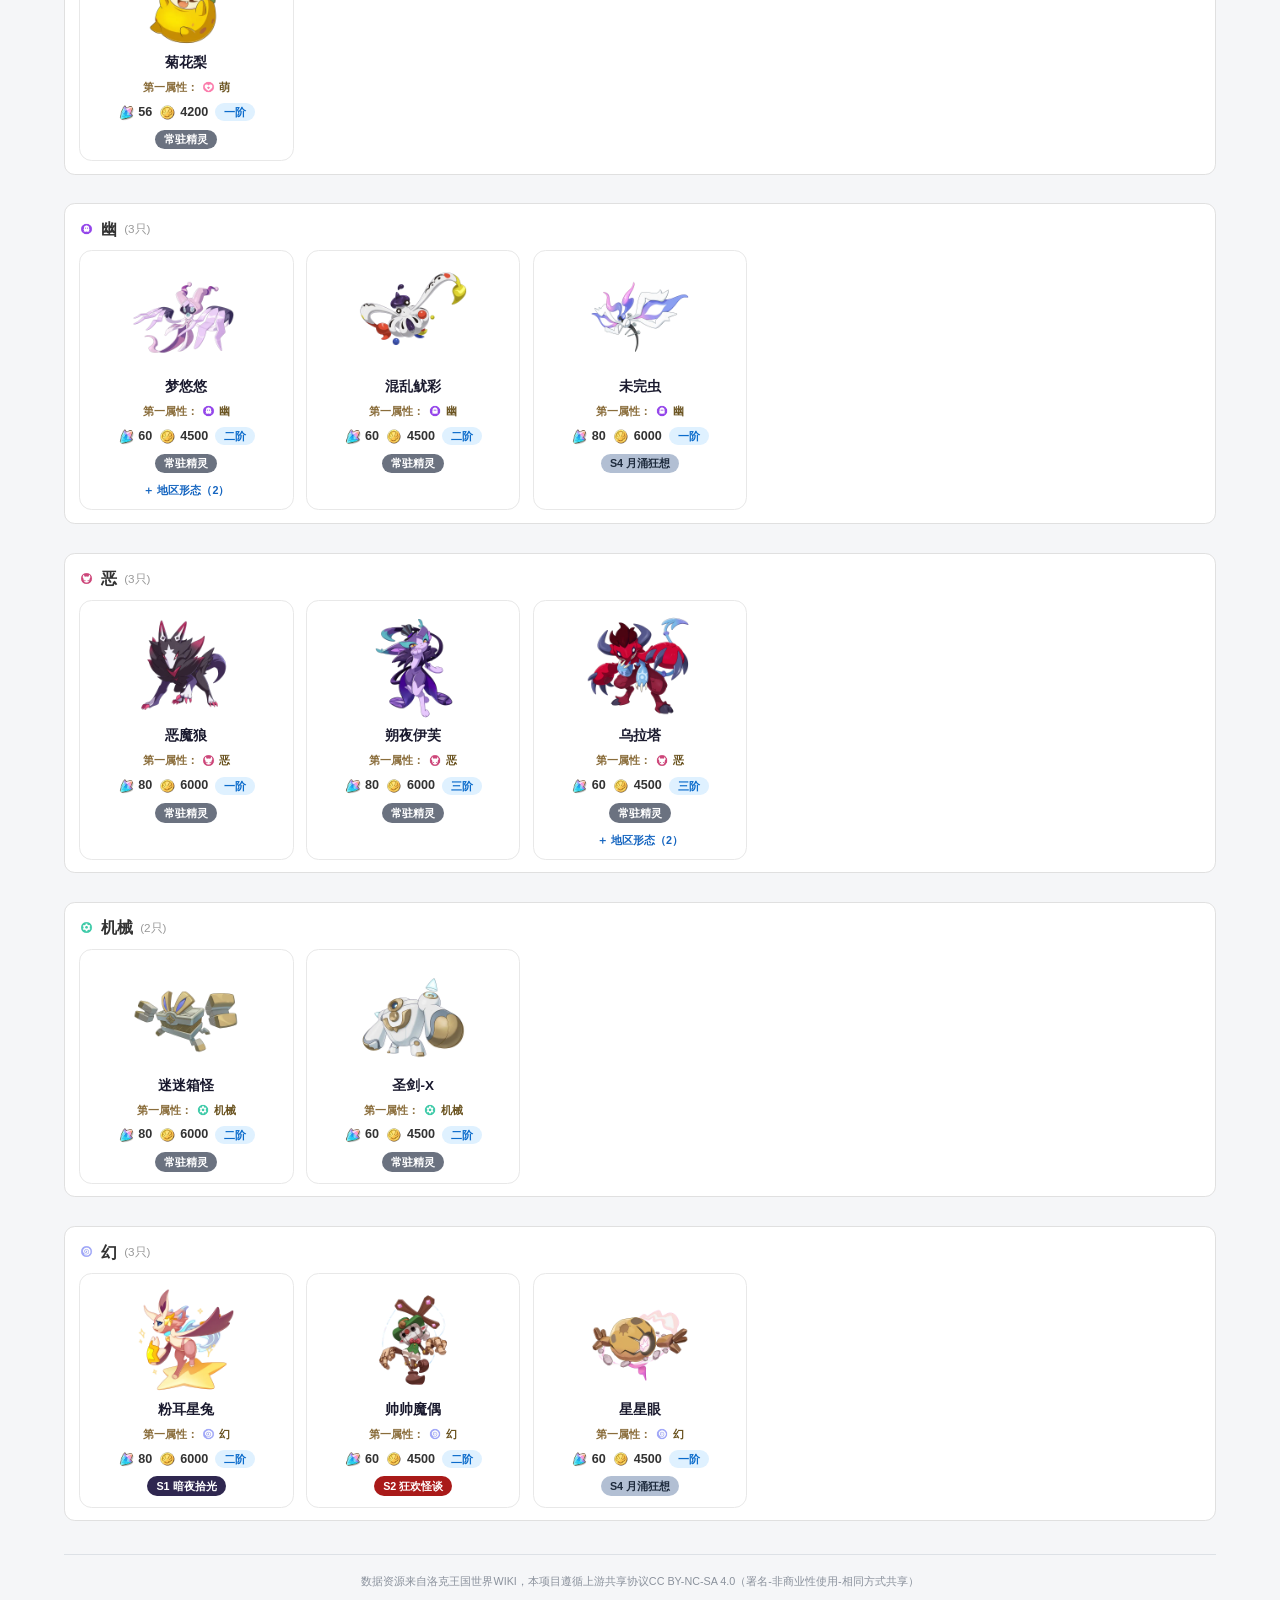
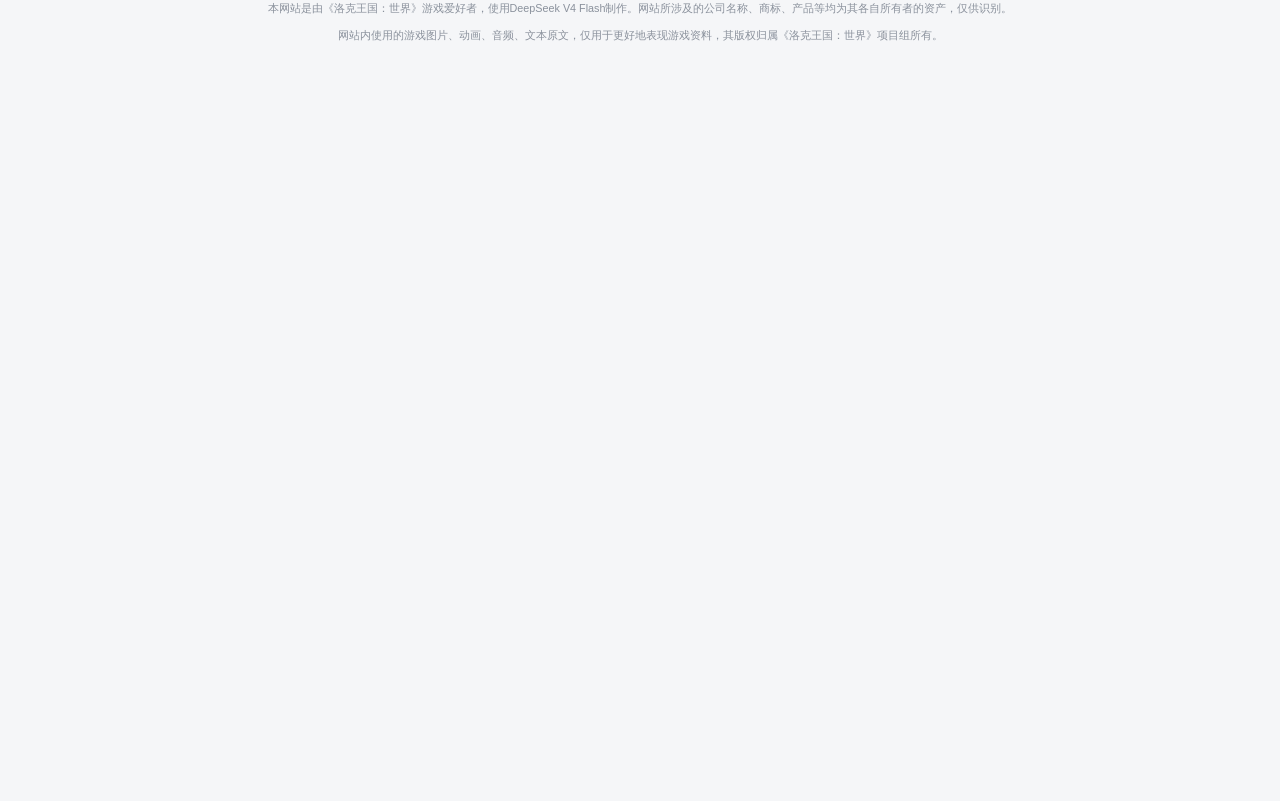
<file: pages/high-value.html>
<!DOCTYPE html>
<html lang="zh-CN">
<head>
  <meta charset="UTF-8">
  <meta name="viewport" content="width=device-width, initial-scale=1.0">
  <link rel="icon" type="image/png" href="../icons.png">
  <title>高星光值精灵 - RocoM Shiny Helper</title>
  <link rel="stylesheet" href="../css/site.css">
</head>
<body>
  <div class="container">
    <header class="header">
      <a class="brand" href="../index.html"><img class="brand-ico" src="../icons.png" alt=""><span>RocoM Shiny Helper</span></a>
      <nav class="top-nav">
        <a href="../index.html">属性池匹配</a>
        <a class="active" href="high-value.html">高星光值精灵</a>
        <a href="pool-availability.html">混池可用性</a>
        <a href="egg-group.html">蛋组传递</a>
        <a href="toolbox.html">实用链接</a>
        <a href="changelog.html">更新日志</a>
        <a class="gh" href="https://github.com/JayeGT002/Rocom-Shiny-Helper" target="_blank" rel="noopener" title="GitHub 仓库" aria-label="GitHub 仓库">
          <svg viewBox="0 0 16 16" xmlns="http://www.w3.org/2000/svg"><path d="M8 0C3.58 0 0 3.58 0 8c0 3.54 2.29 6.53 5.47 7.59.4.07.55-.17.55-.38 0-.19-.01-.82-.01-1.49-2.01.37-2.53-.49-2.69-.94-.09-.23-.48-.94-.82-1.13-.28-.15-.68-.52-.01-.53.63-.01 1.08.58 1.23.82.72 1.21 1.87.87 2.33.66.07-.52.28-.87.51-1.07-1.78-.2-3.64-.89-3.64-3.95 0-.87.31-1.59.82-2.15-.08-.2-.36-1.02.08-2.12 0 0 .67-.21 2.2.82.64-.18 1.32-.27 2-.27.68 0 1.36.09 2 .27 1.53-1.04 2.2-.82 2.2-.82.44 1.1.16 1.92.08 2.12.51.56.82 1.27.82 2.15 0 3.07-1.87 3.75-3.65 3.95.29.25.54.73.54 1.48 0 1.07-.01 1.93-.01 2.2 0 .21.15.46.55.38A8.01 8.01 0 0 0 16 8c0-4.42-3.58-8-8-8z"/></svg>
        </a>
      </nav>
    </header>

    <main id="high-value-app" class="hv-page">
      <h2 class="hv-title">高星光值精灵</h2>
      <div class="hv-toolbar">
        <div class="hv-view-switch">
          <button type="button" class="hv-btn active" data-view="attr">属性视图</button>
          <button type="button" class="hv-btn" data-view="table">表格视图</button>
        </div>
      </div>
      <div class="attr-filter hv-attrbar">
        <span class="mode-label">属性筛选</span>
        <div class="attr-filter-buttons" id="hv-attr-buttons"></div>
      </div>
      <div class="attr-filter hv-attrbar">
        <span class="mode-label">星光值</span>
        <div class="attr-filter-buttons" id="hv-value-buttons"></div>
      </div>
      <div class="attr-filter hv-attrbar">
        <span class="mode-label">阶段</span>
        <div class="attr-filter-buttons" id="hv-stage-buttons"></div>
      </div>
      <div class="hv-content" id="hv-content"><div class="hv-loading">加载中…</div></div>
    </main>

    <footer class="footer">
      <p>数据资源来自洛克王国世界WIKI，本项目遵循上游共享协议CC BY-NC-SA 4.0（署名-非商业性使用-相同方式共享）</p>
      <p>本网站是由《洛克王国：世界》游戏爱好者，使用DeepSeek V4 Flash制作。网站所涉及的公司名称、商标、产品等均为其各自所有者的资产，仅供识别。</p>
      <p>网站内使用的游戏图片、动画、音频、文本原文，仅用于更好地表现游戏资料，其版权归属《洛克王国：世界》项目组所有。</p>
    </footer>
  </div>

  <script src="../js/app.js" defer></script>
</body>
</html>
</file>
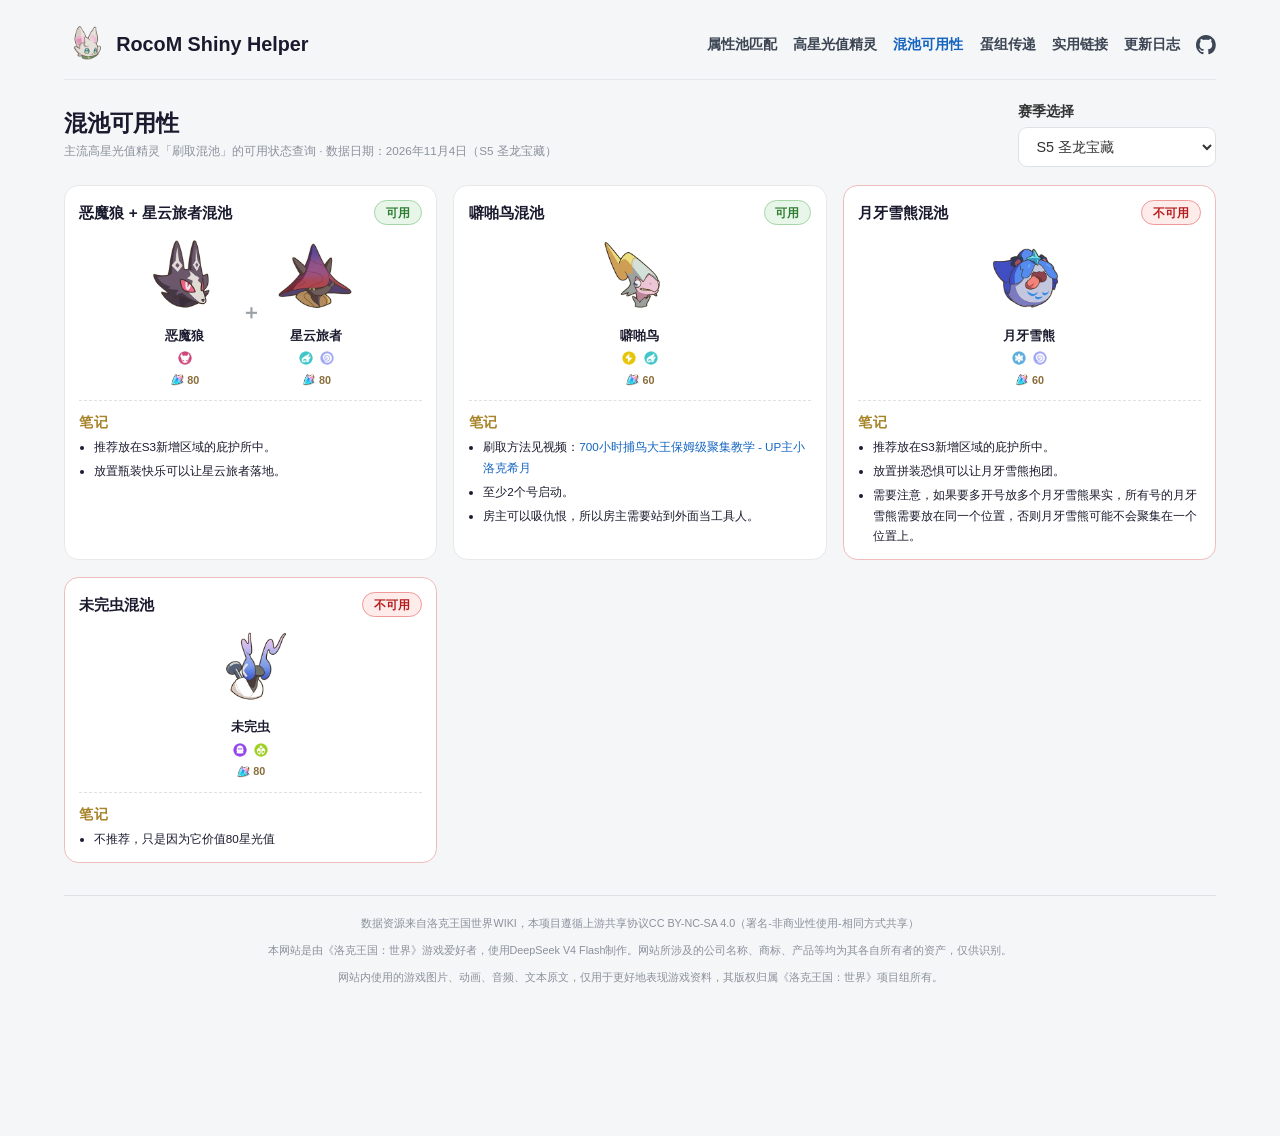
<file: pages/pool-availability.html>
<!DOCTYPE html>
<html lang="zh-CN">
<head>
  <meta charset="UTF-8">
  <meta name="viewport" content="width=device-width, initial-scale=1.0">
  <link rel="icon" type="image/png" href="../icons.png">
  <title>混池可用性 - RocoM Shiny Helper</title>
  <link rel="stylesheet" href="../css/site.css">
  <style>
    /* ==================== 混池可用性页（仅本页生效） ==================== */
    .pa-main { min-width: 0; }
    .pa-grid { display: grid; grid-template-columns: repeat(3, minmax(0, 1fr)); gap: 18px; margin-bottom: 22px; align-items: stretch; }
    .pa-card {
      display: flex; flex-direction: column; gap: 14px;
      background: #fff; border: 2px solid #e8e8e8; border-radius: 16px;
      padding: 16px 16px 14px; transition: border-color .15s;
    }
    .pa-card.bad { border-color: #eebcba; }
    .pa-card-head { display: flex; align-items: center; justify-content: space-between; gap: 10px; }
    .pa-card-title { font-size: 17px; font-weight: 700; color: #1a1a2e; line-height: 1.3; }
    .pa-pill {
      flex: none; border-radius: 999px; padding: 3px 12px; line-height: 1.5;
      font-size: 13px; font-weight: 700; white-space: nowrap;
    }
    .pa-pill.ok { background: #e8f5e9; color: #2e7d32; border: 1px solid #a5d6a7; }
    .pa-pill.bad { background: #fdecea; color: #b71c1c; border: 1px solid #ef9a9a; }

    .pa-slots { display: flex; align-items: center; justify-content: center; gap: 14px; }
    .pa-slot { display: flex; flex-direction: column; align-items: center; gap: 5px; min-width: 0; }
    .pa-ava-wrap { position: relative; width: 96px; height: 96px; display: flex; align-items: center; justify-content: center; }
    .pa-ava-wrap::before { content: '暂无图片'; font-size: 13px; color: #b8bcc4; }
    .pa-ava-wrap.has-img::before { content: none; }
    .pa-ava { position: relative; width: 100%; height: 100%; object-fit: contain; }
    .pa-slot-name { font-weight: 700; font-size: 14px; color: #1a1a2e; text-align: center; line-height: 1.25; }
    .pa-slot-attrs { display: flex; gap: 4px; min-height: 20px; }
    .pa-slot-attrs img { width: 20px; height: 20px; border-radius: 50%; }
    .pa-slot-star { display: inline-flex; align-items: center; gap: 4px; font-size: 12px; font-weight: 600; color: #8a6d3b; white-space: nowrap; }
    .pa-slot-star img { width: 15px; height: 15px; }
    .pa-join { font-size: 22px; font-weight: 700; color: #9aa0a6; flex: none; line-height: 1; }

    .pa-state-note {
      align-self: flex-start; flex: none;
      background: #fdecea; border: 1px solid #ef9a9a; color: #b71c1c;
      border-radius: 999px; padding: 3px 12px;
      font-size: 13px; font-weight: 700; white-space: nowrap;
    }

    /* 笔记区：与混池卡融合在同一张卡片内 */
    .pa-note {
      padding-top: 12px;
      border-top: 1px dashed #dde1e6;
    }
    .pa-note-head { margin-bottom: 4px; }
    .pa-note-label {
      font-family: var(--font-game); font-size: 16px; font-weight: 700;
      color: #a8842a; letter-spacing: .5px;
    }
    .pa-note-list { margin: 0; padding: 0 0 0 16px; }
    .pa-note-list li {
      font-family: var(--font-text); font-size: 13px; line-height: 1.75;
      color: #1a1a2e; margin: 0 0 4px;
    }
    .pa-note-list li:last-child { margin-bottom: 0; }
    .pa-note-list a { color: #1565c0; text-decoration: none; }

    @media (max-width: 1100px) {
      .pa-grid { grid-template-columns: repeat(auto-fill, minmax(300px, 1fr)); }
    }
  </style>
</head>
<body>
  <div class="container">
    <header class="header">
      <a class="brand" href="../index.html"><img class="brand-ico" src="../icons.png" alt=""><span>RocoM Shiny Helper</span></a>
      <nav class="top-nav">
        <a href="../index.html">属性池匹配</a>
        <a href="high-value.html">高星光值精灵</a>
        <a class="active" href="pool-availability.html">混池可用性</a>
        <a href="egg-group.html">蛋组传递</a>
        <a href="toolbox.html">实用链接</a>
        <a href="changelog.html">更新日志</a>
        <a class="gh" href="https://github.com/JayeGT002/Rocom-Shiny-Helper" target="_blank" rel="noopener" title="GitHub 仓库" aria-label="GitHub 仓库">
          <svg viewBox="0 0 16 16" xmlns="http://www.w3.org/2000/svg"><path d="M8 0C3.58 0 0 3.58 0 8c0 3.54 2.29 6.53 5.47 7.59.4.07.55-.17.55-.38 0-.19-.01-.82-.01-1.49-2.01.37-2.53-.49-2.69-.94-.09-.23-.48-.94-.82-1.13-.28-.15-.68-.52-.01-.53.63-.01 1.08.58 1.23.82.72 1.21 1.87.87 2.33.66.07-.52.28-.87.51-1.07-1.78-.2-3.64-.89-3.64-3.95 0-.87.31-1.59.82-2.15-.08-.2-.36-1.02.08-2.12 0 0 .67-.21 2.2.82.64-.18 1.32-.27 2-.27.68 0 1.36.09 2 .27 1.53-1.04 2.2-.82 2.2-.82.44 1.1.16 1.92.08 2.12.51.56.82 1.27.82 2.15 0 3.07-1.87 3.75-3.65 3.95.29.25.54.73.54 1.48 0 1.07-.01 1.93-.01 2.2 0 .21.15.46.55.38A8.01 8.01 0 0 0 16 8c0-4.42-3.58-8-8-8z"/></svg>
        </a>
      </nav>
    </header>

    <main id="pa-app" class="pa-main">
      <div class="page-head">
        <div class="page-title">
          <h1>混池可用性</h1>
          <p class="page-sub">主流高星光值精灵「刷取混池」的可用状态查询 · 数据日期：2026年11月4日（S5 圣龙宝藏）</p>
        </div>
        <div class="season-select">
          <label for="pool-season-select">赛季选择</label>
          <select id="pool-season-select">
            <option value="">加载中...</option>
          </select>
        </div>
      </div>

      <div class="loading" id="pa-loading">正在加载赛季数据...</div>

      <div id="pa-content" style="display: none;">
        <div class="pa-grid" id="pa-list"></div>
      </div>
    </main>

    <footer class="footer">
      <p>数据资源来自洛克王国世界WIKI，本项目遵循上游共享协议CC BY-NC-SA 4.0（署名-非商业性使用-相同方式共享）</p>
      <p>本网站是由《洛克王国：世界》游戏爱好者，使用DeepSeek V4 Flash制作。网站所涉及的公司名称、商标、产品等均为其各自所有者的资产，仅供识别。</p>
      <p>网站内使用的游戏图片、动画、音频、文本原文，仅用于更好地表现游戏资料，其版权归属《洛克王国：世界》项目组所有。</p>
    </footer>
  </div>

  <script src="../js/app.js" defer></script>
  <script>
    (function () {
      const $ = id => document.getElementById(id);
      const select = $('pool-season-select');
      if (!select) return;

      const loading = $('pa-loading');
      const content = $('pa-content');
      const list = $('pa-list');

      // ==================== 基础路径与常量 ====================
      const base = location.pathname.indexOf('/pages/') >= 0 ? '..' : '.';
      const attrIcon = a => `${base}/images/attrs/${encodeURIComponent(a)}.webp`;
      const avatarOf = n => `${base}/images/high_value/avatars/${encodeURIComponent(n)}.webp`;
      const starOf = `${base}/images/star_value.webp`;

      const ESC = s => String(s).replace(/[&<>"]/g, c => ({ '&': '&amp;', '<': '&lt;', '>': '&gt;', '"': '&quot;' }[c]));
      const splitAttrs = t => String(t || '').replace(/[／/]\s*/g, '/').split('/').map(x => x.trim()).filter(Boolean);

      const parseD = s => { const p = s.split('-'); return new Date(+p[0], +p[1] - 1, +p[2]); };

      // 笔记条目的行内链接：[文字](https://...)
      const LINK_RE = /\[([^\]]+)\]\((https?:\/\/[^\s)]+)\)/g;

      // ==================== 状态 ====================
      // 每个赛季混池的可用性由 data/pool_availability.json 手动确认，前端不做自动判定
      const seasons = [];        // {id,name}
      const pools = [];          // data/pool_availability.json -> pools
      const hvMeta = {};         // 精灵名 -> 高星光值数据

      // 解析某混池在某赛季的状态：默认配置 + 命中的时间窗覆盖
      function poolState(pool, seasonId) {
        const cfg = (pool.perSeason && pool.perSeason[seasonId]) || {};
        const windows = cfg.windows || [];
        const now = Date.now();
        const active = windows.find(w => now >= parseD(w.start).getTime() && now <= parseD(w.end).getTime());
        let state = cfg.state || 'unavailable';
        let note = '';
        if (active) {
          state = active.state || 'unavailable';
          note = active.note || '';
        }
        return { available: state === 'available', note };
      }

      function slotHtml(name) {
        const meta = hvMeta[name];
        const attrs = meta ? splitAttrs(meta.attrFull || meta.attr) : [];
        const value = meta && meta.value;
        const star = value ? `<span class="pa-slot-star"><img src="${starOf}" alt="" loading="lazy" width="15" height="15">${value}</span>` : '';
        const attrIcons = attrs.map(a => `<img src="${attrIcon(a)}" alt="${ESC(a)}" title="${ESC(a)}" loading="lazy" width="20" height="20">`).join('');
        return `
          <div class="pa-slot">
            <div class="pa-ava-wrap"><img class="pa-ava" src="${avatarOf(name)}" alt="${ESC(name)}" loading="lazy" width="256" height="256"
                 onload="this.parentNode.classList.add('has-img')"
                 onerror="this.parentNode.classList.remove('has-img');this.style.visibility='hidden'"></div>
            <span class="pa-slot-name">${ESC(name)}</span>
            <span class="pa-slot-attrs">${attrIcons}</span>
            ${star}
          </div>`;
      }

      function slotsHtml(pool) {
        const html = pool.sprites.map(n => slotHtml(n)).join('<span class="pa-join">＋</span>');
        return `<div class="pa-slots">${html}</div>`;
      }

      // 笔记区：渲染 data/pool_availability.json 中 pools[].notes，支持 [文字](url) 行内链接
      function noteBlockHtml(pool) {
        const notes = (pool.notes || []).filter(n => String(n).trim());
        if (!notes.length) return '';
        const lis = notes.map(text => {
          const html = ESC(text).replace(LINK_RE, (_, label, url) => `<a href="${url}" target="_blank" rel="noopener">${label}</a>`);
          return `<li>${html}</li>`;
        }).join('');
        return `
          <div class="pa-note">
            <div class="pa-note-head"><span class="pa-note-label">笔记</span></div>
            <ul class="pa-note-list">${lis}</ul>
          </div>`;
      }

      function cardHtml(pool, seasonId) {
        const st = poolState(pool, seasonId);
        const pill = st.available
          ? '<span class="pa-pill ok">可用</span>'
          : '<span class="pa-pill bad">不可用</span>';
        const stateNote = st.note ? `<div class="pa-state-note">${ESC(st.note)}</div>` : '';
        return `
          <section class="pa-card${st.available ? '' : ' bad'}">
            <header class="pa-card-head">
              <h3 class="pa-card-title">${ESC(pool.title)}混池</h3>
              ${pill}
            </header>
            ${slotsHtml(pool)}
            ${stateNote}
            ${noteBlockHtml(pool)}
          </section>`;
      }

      function render() {
        list.innerHTML = pools.map(p => cardHtml(p, select.value)).join('');
      }

      // ==================== 启动 ====================
      async function init() {
        try {
          const [seasonsData, hvData, poolData] = await Promise.all([
            fetch(`${base}/data/seasons.json`).then(r => r.json()),
            fetch(`${base}/data/high_value_sprites.json`).then(r => r.json()),
            fetch(`${base}/data/pool_availability.json`).then(r => r.json())
          ]);
          seasonsData.seasons.forEach(x => seasons.push({ id: x.id, name: x.name }));
          (hvData.sprites || []).forEach(s => { hvMeta[s.name] = s; });
          (poolData.pools || []).forEach(p => pools.push(p));

          select.innerHTML = '';
          seasons.forEach(s => {
            const opt = document.createElement('option');
            opt.value = s.id;
            opt.textContent = `${s.id} ${s.name}`;
            select.appendChild(opt);
          });
          const cur = seasons.find(s => s.id === 'S5');
          select.value = cur ? cur.id : (seasons[0] ? seasons[0].id : '');

          loading.style.display = 'none';
          content.style.display = 'block';
          render();
        } catch (e) {
          loading.textContent = '赛季数据加载失败，请通过本地服务器访问（如：python -m http.server 8080）。';
        }
      }

      select.addEventListener('change', render);
      init();
    })();
  </script>
</body>
</html>
</file>
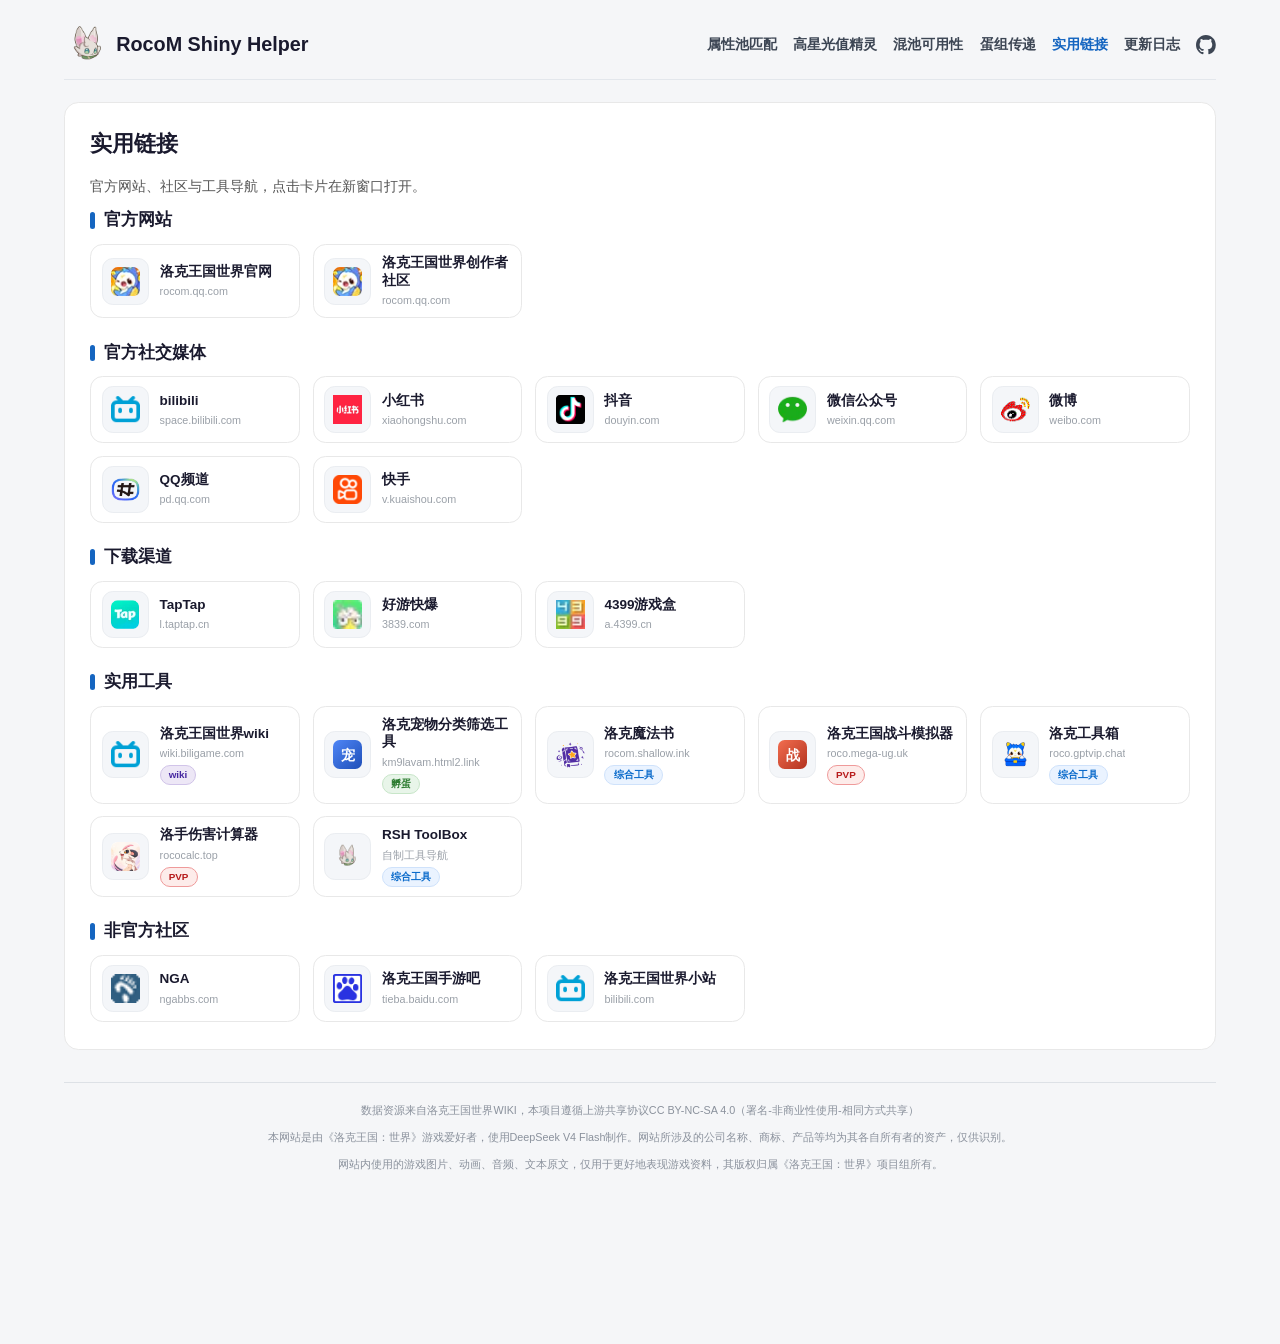
<file: pages/toolbox.html>
<!DOCTYPE html>
<html lang="zh-CN">
<head>
  <meta charset="UTF-8">
  <meta name="viewport" content="width=device-width, initial-scale=1.0">
  <link rel="icon" type="image/png" href="../icons.png">
  <title>实用链接 - RocoM Shiny Helper</title>
  <link rel="stylesheet" href="../css/site.css">
</head>
<body>
  <div class="container">
    <header class="header">
      <a class="brand" href="../index.html"><img class="brand-ico" src="../icons.png" alt=""><span>RocoM Shiny Helper</span></a>
      <nav class="top-nav">
        <a href="../index.html">属性池匹配</a>
        <a href="high-value.html">高星光值精灵</a>
        <a href="pool-availability.html">混池可用性</a>
        <a href="egg-group.html">蛋组传递</a>
        <a class="active" href="toolbox.html">实用链接</a>
        <a href="changelog.html">更新日志</a>
        <a class="gh" href="https://github.com/JayeGT002/Rocom-Shiny-Helper" target="_blank" rel="noopener" title="GitHub 仓库" aria-label="GitHub 仓库">
          <svg viewBox="0 0 16 16" xmlns="http://www.w3.org/2000/svg"><path d="M8 0C3.58 0 0 3.58 0 8c0 3.54 2.29 6.53 5.47 7.59.4.07.55-.17.55-.38 0-.19-.01-.82-.01-1.49-2.01.37-2.53-.49-2.69-.94-.09-.23-.48-.94-.82-1.13-.28-.15-.68-.52-.01-.53.63-.01 1.08.58 1.23.82.72 1.21 1.87.87 2.33.66.07-.52.28-.87.51-1.07-1.78-.2-3.64-.89-3.64-3.95 0-.87.31-1.59.82-2.15-.08-.2-.36-1.02.08-2.12 0 0 .67-.21 2.2.82.64-.18 1.32-.27 2-.27.68 0 1.36.09 2 .27 1.53-1.04 2.2-.82 2.2-.82.44 1.1.16 1.92.08 2.12.51.56.82 1.27.82 2.15 0 3.07-1.87 3.75-3.65 3.95.29.25.54.73.54 1.48 0 1.07-.01 1.93-.01 2.2 0 .21.15.46.55.38A8.01 8.01 0 0 0 16 8c0-4.42-3.58-8-8-8z"/></svg>
        </a>
      </nav>
    </header>

    <main class="page-card">
      <h2>实用链接</h2>
      <p class="desc">官方网站、社区与工具导航，点击卡片在新窗口打开。</p>

      <section class="lnk-section">
        <h3 class="lnk-title">官方网站</h3>
        <div class="lnk-grid">
          <a class="lnk-card" href="https://rocom.qq.com/" target="_blank" rel="noopener">
            <span class="lnk-tile"><img class="lnk-ico" src="../images/links/rocom-official.webp" alt="" loading="lazy"></span>
            <span class="lnk-text">
              <span class="lnk-name">洛克王国世界官网</span>
              <span class="lnk-host">rocom.qq.com</span>
            </span>
          </a>
          <a class="lnk-card" href="https://rocom.qq.com/act/a20250719icreate/" target="_blank" rel="noopener">
            <span class="lnk-tile"><img class="lnk-ico" src="../images/links/rocom-creator.webp" alt="" loading="lazy"></span>
            <span class="lnk-text">
              <span class="lnk-name">洛克王国世界创作者社区</span>
              <span class="lnk-host">rocom.qq.com</span>
            </span>
          </a>
        </div>
      </section>

      <section class="lnk-section">
        <h3 class="lnk-title">官方社交媒体</h3>
        <div class="lnk-grid">
          <a class="lnk-card" href="https://space.bilibili.com/626796832" target="_blank" rel="noopener">
            <span class="lnk-tile"><img class="lnk-ico" src="../images/links/bilibili.png" alt="" loading="lazy"></span>
            <span class="lnk-text">
              <span class="lnk-name">bilibili</span>
              <span class="lnk-host">space.bilibili.com</span>
            </span>
          </a>
          <a class="lnk-card" href="https://www.xiaohongshu.com/user/profile/666592c70000000007007ba0" target="_blank" rel="noopener">
            <span class="lnk-tile"><img class="lnk-ico" src="../images/links/xiaohongshu.webp" alt="" loading="lazy"></span>
            <span class="lnk-text">
              <span class="lnk-name">小红书</span>
              <span class="lnk-host">xiaohongshu.com</span>
            </span>
          </a>
          <a class="lnk-card" href="https://www.douyin.com/user/MS4wLjABAAAAeQwmvyLYQtnR2038gPlXMtfk6twXv2CqajJG4Q61043M9PTLcwFHuihQanvDdVKN" target="_blank" rel="noopener">
            <span class="lnk-tile"><img class="lnk-ico" src="../images/links/douyin.png" alt="" loading="lazy"></span>
            <span class="lnk-text">
              <span class="lnk-name">抖音</span>
              <span class="lnk-host">douyin.com</span>
            </span>
          </a>
          <a class="lnk-card" href="http://weixin.qq.com/r/Jh3s9F3EggD9rRmX90g0" target="_blank" rel="noopener">
            <span class="lnk-tile"><img class="lnk-ico" src="../images/links/wechat.webp" alt="" loading="lazy"></span>
            <span class="lnk-text">
              <span class="lnk-name">微信公众号</span>
              <span class="lnk-host">weixin.qq.com</span>
            </span>
          </a>
          <a class="lnk-card" href="https://weibo.com/u/7476327149" target="_blank" rel="noopener">
            <span class="lnk-tile"><img class="lnk-ico" src="../images/links/weibo.png" alt="" loading="lazy"></span>
            <span class="lnk-text">
              <span class="lnk-name">微博</span>
              <span class="lnk-host">weibo.com</span>
            </span>
          </a>
          <a class="lnk-card" href="https://pd.qq.com/s/4lpgj7288?shareSource=5&amp;businessType=9" target="_blank" rel="noopener">
            <span class="lnk-tile"><img class="lnk-ico" src="../images/links/qq-channel.png" alt="" loading="lazy"></span>
            <span class="lnk-text">
              <span class="lnk-name">QQ频道</span>
              <span class="lnk-host">pd.qq.com</span>
            </span>
          </a>
          <a class="lnk-card" href="https://v.kuaishou.com/l7vWko" target="_blank" rel="noopener">
            <span class="lnk-tile"><img class="lnk-ico" src="../images/links/kuaishou.png" alt="" loading="lazy"></span>
            <span class="lnk-text">
              <span class="lnk-name">快手</span>
              <span class="lnk-host">v.kuaishou.com</span>
            </span>
          </a>
        </div>
      </section>

      <section class="lnk-section">
        <h3 class="lnk-title">下载渠道</h3>
        <div class="lnk-grid">
          <a class="lnk-card" href="https://l.taptap.cn/MXzcvl0R?channel=rep-rep_fxjy6xxzefg" target="_blank" rel="noopener">
            <span class="lnk-tile"><img class="lnk-ico" src="../images/links/taptap.webp" alt="" loading="lazy"></span>
            <span class="lnk-text">
              <span class="lnk-name">TapTap</span>
              <span class="lnk-host">l.taptap.cn</span>
            </span>
          </a>
          <a class="lnk-card" href="https://www.3839.com/a/105882.htm" target="_blank" rel="noopener">
            <span class="lnk-tile"><img class="lnk-ico" src="../images/links/3839.webp" alt="" loading="lazy"></span>
            <span class="lnk-text">
              <span class="lnk-name">好游快爆</span>
              <span class="lnk-host">3839.com</span>
            </span>
          </a>
          <a class="lnk-card" href="https://a.4399.cn/game-id-129392.html?req_source=f" target="_blank" rel="noopener">
            <span class="lnk-tile"><img class="lnk-ico" src="../images/links/4399.webp" alt="" loading="lazy"></span>
            <span class="lnk-text">
              <span class="lnk-name">4399游戏盒</span>
              <span class="lnk-host">a.4399.cn</span>
            </span>
          </a>
        </div>
      </section>

      <section class="lnk-section">
        <h3 class="lnk-title">实用工具</h3>
        <div class="lnk-grid">
          <a class="lnk-card" href="https://wiki.biligame.com/nrc/%E9%A6%96%E9%A1%B5" target="_blank" rel="noopener">
            <span class="lnk-tile"><img class="lnk-ico" src="../images/links/rocom-wiki.png" alt="" loading="lazy"></span>
            <span class="lnk-text">
              <span class="lnk-name">洛克王国世界wiki</span>
              <span class="lnk-host">wiki.biligame.com</span>
              <span class="lnk-tags"><span class="lnk-tag t-wiki">wiki</span></span>
            </span>
          </a>
          <a class="lnk-card" href="https://km9lavam.html2.link" target="_blank" rel="noopener">
            <span class="lnk-tile"><img class="lnk-ico" src="../images/links/pet-filter.svg" alt="" loading="lazy"></span>
            <span class="lnk-text">
              <span class="lnk-name">洛克宠物分类筛选工具</span>
              <span class="lnk-host">km9lavam.html2.link</span>
              <span class="lnk-tags"><span class="lnk-tag t-egg">孵蛋</span></span>
            </span>
          </a>
          <a class="lnk-card" href="https://rocom.shallow.ink" target="_blank" rel="noopener">
            <span class="lnk-tile"><img class="lnk-ico" src="../images/links/spellbook.png" alt="" loading="lazy"></span>
            <span class="lnk-text">
              <span class="lnk-name">洛克魔法书</span>
              <span class="lnk-host">rocom.shallow.ink</span>
              <span class="lnk-tags"><span class="lnk-tag t-general">综合工具</span></span>
            </span>
          </a>
          <a class="lnk-card" href="https://roco.mega-ug.uk/team" target="_blank" rel="noopener">
            <span class="lnk-tile"><img class="lnk-ico" src="../images/links/battle-sim.svg" alt="" loading="lazy"></span>
            <span class="lnk-text">
              <span class="lnk-name">洛克王国战斗模拟器</span>
              <span class="lnk-host">roco.mega-ug.uk</span>
              <span class="lnk-tags"><span class="lnk-tag t-pvp">PVP</span></span>
            </span>
          </a>
          <a class="lnk-card" href="https://roco.gptvip.chat" target="_blank" rel="noopener">
            <span class="lnk-tile"><img class="lnk-ico" src="../images/links/roco-tool.webp" alt="" loading="lazy"></span>
            <span class="lnk-text">
              <span class="lnk-name">洛克工具箱</span>
              <span class="lnk-host">roco.gptvip.chat</span>
              <span class="lnk-tags"><span class="lnk-tag t-general">综合工具</span></span>
            </span>
          </a>
          <a class="lnk-card" href="https://rococalc.top" target="_blank" rel="noopener">
            <span class="lnk-tile"><img class="lnk-ico" src="../images/links/damage-calc.webp" alt="" loading="lazy"></span>
            <span class="lnk-text">
              <span class="lnk-name">洛手伤害计算器</span>
              <span class="lnk-host">rococalc.top</span>
              <span class="lnk-tags"><span class="lnk-tag t-pvp">PVP</span></span>
            </span>
          </a>
          <a class="lnk-card" href="../toolbox/index.html">
            <span class="lnk-tile"><img class="lnk-ico" src="../icons.png" alt="" loading="lazy" width="32" height="32"></span>
            <span class="lnk-text">
              <span class="lnk-name">RSH ToolBox</span>
              <span class="lnk-host">自制工具导航</span>
              <span class="lnk-tags"><span class="lnk-tag t-general">综合工具</span></span>
            </span>
          </a>
        </div>
      </section>

      <section class="lnk-section">
        <h3 class="lnk-title">非官方社区</h3>
        <div class="lnk-grid">
          <a class="lnk-card" href="https://ngabbs.com/thread.php?fid=510558" target="_blank" rel="noopener">
            <span class="lnk-tile"><img class="lnk-ico" src="../images/links/nga.png" alt="" loading="lazy"></span>
            <span class="lnk-text">
              <span class="lnk-name">NGA</span>
              <span class="lnk-host">ngabbs.com</span>
            </span>
          </a>
          <a class="lnk-card" href="https://tieba.baidu.com/f?kw=%E6%B4%9B%E5%85%8B%E7%8E%8B%E5%9B%BD%E6%89%8B%E6%B8%B8" target="_blank" rel="noopener">
            <span class="lnk-tile"><img class="lnk-ico" src="../images/links/tieba.png" alt="" loading="lazy"></span>
            <span class="lnk-text">
              <span class="lnk-name">洛克王国手游吧</span>
              <span class="lnk-host">tieba.baidu.com</span>
            </span>
          </a>
          <a class="lnk-card" href="https://www.bilibili.com/bubble/home/18" target="_blank" rel="noopener">
            <span class="lnk-tile"><img class="lnk-ico" src="../images/links/bubble.png" alt="" loading="lazy"></span>
            <span class="lnk-text">
              <span class="lnk-name">洛克王国世界小站</span>
              <span class="lnk-host">bilibili.com</span>
            </span>
          </a>
        </div>
      </section>
    </main>

    <footer class="footer">
      <p>数据资源来自洛克王国世界WIKI，本项目遵循上游共享协议CC BY-NC-SA 4.0（署名-非商业性使用-相同方式共享）</p>
      <p>本网站是由《洛克王国：世界》游戏爱好者，使用DeepSeek V4 Flash制作。网站所涉及的公司名称、商标、产品等均为其各自所有者的资产，仅供识别。</p>
      <p>网站内使用的游戏图片、动画、音频、文本原文，仅用于更好地表现游戏资料，其版权归属《洛克王国：世界》项目组所有。</p>
    </footer>
  </div>

  <script src="../js/app.js" defer></script>
</body>
</html>
</file>
<file: css/site.css>
:root {
      --font-game: -apple-system, BlinkMacSystemFont, 'Segoe UI', Roboto, 'PingFang SC', 'Microsoft YaHei', sans-serif;
      --font-text: -apple-system, BlinkMacSystemFont, 'Segoe UI', Roboto, 'PingFang SC', 'Microsoft YaHei', sans-serif;
    }
    * { box-sizing: border-box; margin: 0; padding: 0; }
    body {
      font-family: var(--font-game);
      background: #f5f6f8; color: #1a1a2e; padding: 28px; line-height: 1.5;
      zoom: 0.9; /* 页面整体缩放至 90% */
    }
    /* 说明性文字保持系统字体，不更换 */
    .notice, .empty-state, .loading,
    .recommend-group-header .count, .region-hint { font-family: var(--font-text); }
    .container { max-width: 1280px; margin: 0 auto; }

    /* 第一行：品牌 + 页面导航（与子页导航一致） */
    .header-top {
      display: flex; justify-content: space-between; align-items: center;
      flex-wrap: wrap; gap: 12px;
      padding-bottom: 10px; margin-bottom: 20px;
      border-bottom: 1px solid #e3e7ec;
    }
    /* 站点品牌：icons.png + RocoM Shiny Helper（与导航栏同行，非页面标题） */
    .brand {
      display: inline-flex; align-items: center; gap: 6px;
      font-size: 22px; font-weight: 700; color: #1a1a2e; text-decoration: none;
      line-height: 1.2;
    }
    .brand .brand-ico { width: 52px; height: 52px; object-fit: contain; }
    .brand small { display: block; font-size: 13px; color: #8a919c; font-weight: 400; font-family: var(--font-text); }

    /* 第二行：页面独立标题（属性池匹配）+ 赛季选择 */
    .page-head {
      display: flex; justify-content: space-between; align-items: center;
      flex-wrap: wrap; gap: 12px; margin-bottom: 20px;
    }
    .page-title { display: flex; flex-direction: column; gap: 6px; }
    .page-title h1 { font-size: 26px; margin: 0; line-height: 1.2; color: #1a1a2e; }
    .page-sub { font-size: 13px; color: #8a919c; font-family: var(--font-text); }
    .season-select { min-width: 220px; }
    .season-select label { display: block; font-size: 15px; font-weight: 600; margin-bottom: 6px; color: #333; }
    .season-select select {
      width: 100%; padding: 12px 16px; border-radius: 10px; border: 2px solid #dee2e6;
      font-size: 16px; background: white; cursor: pointer; outline: none; color: #333;
    }

    /* 右侧导航：页面链接 + GitHub 图标（比正文放大、加粗与内容区分） */
    .top-nav {
      display: flex;
      align-items: center;
      flex-wrap: wrap;
      gap: 18px;
      font-size: 16px;
    }
    .top-nav a {
      color: #3d4654;
      text-decoration: none;
      font-weight: 700;
      line-height: 1.2;
      white-space: nowrap;
    }
    .top-nav a:hover { color: #1565c0; }
    .top-nav a.active { color: #1565c0; }
    .top-nav a.gh { display: inline-flex; align-items: center; }
    .top-nav a.gh svg { width: 22px; height: 22px; fill: #3d4654; }
    .top-nav a.gh:hover svg { fill: #1565c0; }

    .loading { text-align: center; padding: 48px; color: #666; }

    .filter-grid { display: grid; gap: 20px; margin-bottom: 24px; }

    .filter-box {
      border-radius: 16px; padding: 24px; border: 1px solid;
    }
    .filter-box-header {
      display: flex; justify-content: space-between; align-items: center;
      margin-bottom: 16px;
    }
    .filter-box-header h3 { font-size: 17px; margin: 0; }

    .checkbox-group {
      display: grid;
      grid-template-columns: repeat(5, minmax(0, 1fr));
      gap: 12px;
    }
    /* 筛选区左右两个分类并列时，每个分类内一行 3 张卡片 */
    .checkbox-group.cols-3 { grid-template-columns: repeat(3, minmax(0, 1fr)); }
    /* 精灵星系卡片（参考 wiki 精灵图鉴） */
    .sprite-card {
      position: relative;
      display: flex; flex-direction: column; align-items: center; gap: 8px;
      padding: 14px 10px 12px;
      background: white; border-radius: 14px;
      border: 2px solid #e8e8e8;
      cursor: pointer; transition: all 0.15s; user-select: none;
    }
    .sprite-card:hover { border-color: #c8c8c8; transform: translateY(-2px); box-shadow: 0 4px 10px rgba(0,0,0,0.06); }
    .sprite-card.selected {
      border-color: var(--accent, #666);
      background: var(--accent-bg, rgba(0,0,0,0.04));
      box-shadow: 0 4px 12px rgba(0,0,0,0.08);
    }
    .sprite-card.selected::after {
      content: '✓'; position: absolute; top: 5px; right: 12px;
      color: var(--accent, #666); font-weight: 700; font-size: 18px;
    }
    .sprite-card input[type="checkbox"] { position: absolute; opacity: 0; pointer-events: none; }
    .sprite-img-wrap {
      position: relative; width: 120px; height: 120px;
      background: transparent; border-radius: 12px; overflow: hidden;
      display: flex; align-items: center; justify-content: center;
    }
    .sprite-img-wrap::before { content: '暂无图片'; font-size: 13px; color: #b8bcc4; }
    .sprite-img { width: 100%; height: 100%; object-fit: contain; }
    /* 精灵/可定向/推荐卡片名称：主名一行 + 括号形态副行（小字灰色）；无括号也保留副行高度使卡片等高 */
    .sprite-name, .dc-name, .rc-name {
      display: inline-flex;
      flex-direction: column;
      align-items: center;
      gap: 2px;
      text-align: center;
      line-height: 1.25;
    }
    .nm-main { font-size: inherit; }
    .nm-sub {
      font-size: 12px; font-weight: 400; color: #9aa0a6;
      min-height: 1.2em; line-height: 1.2; white-space: nowrap;
    }
    .sprite-name { font-weight: 700; font-size: 15px; color: #1a1a2e; }
    .sprite-attrs { display: flex; gap: 6px; min-height: 24px; flex-wrap: wrap; justify-content: center; }
    .sprite-attr {
      display: inline-flex; align-items: center; gap: 3px;
      font-size: 13px; font-weight: 600; color: #555;
    }
    .sprite-attr img { width: 20px; height: 20px; border-radius: 50%; }

    /* 赛季机制提示：标题 + 可折叠正文（背景 #B3BFD3，深色文字适配） */
    .notice {
      display: none;
      border-radius: 14px;
      margin-bottom: 18px;
      border: 1px solid #97a6c0;
      background: #B3BFD3;
      overflow: hidden;
      font-size: 14px;
      color: #1e2a42;
    }
    .notice-head {
      position: relative;
      display: flex;
      align-items: center;
      justify-content: space-between;
      gap: 10px;
      padding: 12px 40px;
      cursor: pointer;
      user-select: none;
    }
    .notice-title {
      flex: 1;
      text-align: center;
      font-family: var(--font-game);
      font-weight: 700;
      font-size: 21px;
      color: #16203a;
      line-height: 1.5;
    }
    .notice-arrow {
      position: absolute;
      right: 18px;
      top: 50%;
      transform: translateY(-50%);
      flex-shrink: 0;
      font-size: 13px;
      color: #16203a;
      transition: transform 0.25s ease;
    }
    .notice.open .notice-arrow { transform: translateY(-50%) rotate(180deg); }
    .notice-body { display: none; padding: 0 18px 16px; }
    .notice.open .notice-body { display: block; }
    .notice-body p { margin: 0 0 8px; color: #1e2a42; }
    .notice-body p:last-child { margin-bottom: 0; }
    .notice-body .notice-sub { font-weight: 600; margin: 6px 0 2px; }

    /* 地区形态提示（如刺轮砣：上弦的样子 / 下弦的样子） */
    .region-hint {
      display: none;
      align-items: center;
      gap: 10px;
      flex-wrap: wrap;
      background: #eef4ff;
      border: 1px solid #c6d8f5;
      border-radius: 12px;
      padding: 14px 20px;
      margin-bottom: 18px;
      font-size: 15px;
      color: #2b4a7a;
    }
    .region-hint .region-hint-title {
      font-weight: 700;
      padding: 3px 12px;
      border-radius: 8px;
      background: #dbe8ff;
      color: #1f3a66;
      font-size: 14px;
      white-space: nowrap;
    }

    /* 分类方式切换开关 */
    .mode-switch {
      display: flex; align-items: center; gap: 10px;
      margin-bottom: 18px; flex-wrap: wrap;
    }
    .mode-label { font-size: 15px; font-weight: 600; color: #333; white-space: nowrap; }
    .mode-buttons {
      display: inline-flex; background: #eceef1; border-radius: 10px;
      padding: 4px; gap: 3px;
    }
    .mode-btn {
      padding: 8px 16px; border: none; border-radius: 8px;
      background: transparent; font-size: 15px; font-weight: 600;
      color: #666; cursor: pointer; transition: all 0.15s;
    }
    .mode-btn.active { background: white; color: #1565c0; box-shadow: 0 1px 4px rgba(0,0,0,0.12); }

    /* 属性筛选开关 */
    .attr-filter {
      display: flex; align-items: center; gap: 12px;
      margin-bottom: 18px; flex-wrap: wrap;
    }
    .attr-filter-buttons { display: flex; flex-wrap: wrap; gap: 8px; }
    .attr-btn {
      display: inline-flex; align-items: center; gap: 6px;
      padding: 6px 12px 6px 6px; border-radius: 18px;
      border: 1.5px solid #d5d9e0; background: white;
      font-size: 14px; font-weight: 600; color: #444;
      font-family: var(--font-game);
      cursor: pointer; transition: all 0.15s;
    }
    .attr-btn:hover { border-color: #aab2bd; }
    .attr-btn img { width: 22px; height: 22px; border-radius: 50%; }
    .attr-btn.active { border-color: var(--ac); background: var(--abg); color: var(--ac); }
    .attr-btn.all { padding: 6px 14px; }
    .attr-btn.stage { padding: 6px 14px; }

    /* 属性筛选下不可命中精灵：置灰不可选 */
    .sprite-card.disabled {
      opacity: 0.4; pointer-events: none;
      filter: grayscale(0.5);
    }

    .attr-tag {
      display: inline-flex; align-items: center; gap: 6px;
      padding: 5px 12px 5px 6px; border-radius: 16px;
      font-weight: 700; margin-right: 6px; border: 1px solid;
      font-size: 15px; text-shadow: none;
    }
    .attr-tag img { width: 22px; height: 22px; border-radius: 50%; }

    /* 命中属性：并入推荐高星光值刷取精灵区块顶部 */
    .recommend-hit-attrs {
      display: flex;
      align-items: center;
      gap: 10px;
      flex-wrap: wrap;
      background: rgba(255, 255, 255, 0.6);
      border-radius: 10px;
      padding: 10px 14px;
      margin-bottom: 14px;
    }
    .recommend-hit-attrs .label { font-weight: 600; color: #4527a0; font-size: 15px; white-space: nowrap; }

    .directable-section {
      display: none;
      background: #e8f5e9;
      border-radius: 16px;
      padding: 24px;
      border: 1px solid #c8e6c9;
      margin-bottom: 18px;
    }
    .directable-section h3 {
      margin: 0 0 16px 0;
      color: #2e7d32;
      font-size: 19px;
    }
    .directable-subtitle {
      font-weight: 700;
      color: #333;
      font-size: 16px;
      margin: 14px 0 10px 0;
      padding-bottom: 6px;
      border-bottom: 1px dashed #a5d6a7;
    }
    .directable-subtitle:first-of-type { margin-top: 0; }
    .directable-list {
      display: grid;
      grid-template-columns: repeat(5, minmax(0, 1fr));
      gap: 14px;
    }
    /* 可定向精灵卡片：与上方筛选器精灵卡片一致的竖向样式（图 + 名称 + 属性），底部一行属性池 + 机制tag */
    .directable-card {
      display: flex;
      flex-direction: column;
      align-items: center;
      gap: 10px;
      width: 100%;
      background: white;
      border-radius: 14px;
      border: 2px solid #e8e8e8;
      padding: 14px;
      transition: all 0.15s;
    }
    .directable-card:hover { border-color: #c8c8c8; box-shadow: 0 4px 10px rgba(0,0,0,0.06); }
    .dc-top {
      display: flex; flex-direction: column; align-items: center;
      gap: 8px; width: 100%; text-align: center;
    }
    .dc-img-wrap {
      position: relative; flex-shrink: 0; width: 100px; height: 100px;
      background: transparent; border-radius: 12px; overflow: hidden;
      display: flex; align-items: center; justify-content: center;
    }
    .dc-img-wrap::before { content: '暂无图片'; font-size: 13px; color: #b8bcc4; }
    .dc-img { width: 100%; height: 100%; object-fit: contain; }
    .dc-info { display: flex; flex-direction: column; align-items: center; gap: 4px; width: 100%; }
    .dc-name { font-weight: 700; font-size: 15px; color: #1a1a2e; }
    .dc-attrs { display: flex; justify-content: center; gap: 6px; flex-wrap: wrap; }
    .dc-row {
      display: flex; align-items: center; justify-content: space-between; gap: 6px;
      width: 100%;
      padding: 8px 10px; background: #f8f9fa; border-radius: 8px;
      border: 1px solid #e9ecef;
    }
    .dc-pool {
      display: inline-flex; align-items: center; gap: 4px;
      font-size: 14px; font-weight: 600; color: #555; white-space: nowrap;
    }
    .dc-pool img { width: 18px; height: 18px; border-radius: 50%; }
    .method-tag {
      font-size: 12px;
      padding: 3px 10px;
      border-radius: 6px;
      font-weight: 600;
      color: white;
      white-space: nowrap;
    }

    .recommend-section {
      display: none;
      background: #ede7f6;
      border-radius: 16px;
      padding: 24px;
      border: 1px solid #d1c4e9;
    }
    .recommend-section h3 {
      margin: 0 0 16px 0;
      color: #4527a0;
      font-size: 19px;
    }

    .recommend-group {
      background: white;
      border-radius: 12px;
      padding: 14px 16px;
      border: 1px solid #e0e0e0;
      margin-bottom: 14px;
    }
    .recommend-group:last-child { margin-bottom: 0; }
    .recommend-group-header {
      display: flex;
      align-items: center;
      gap: 8px;
      margin-bottom: 10px;
    }
    .recommend-group-header .dot {
      display: inline-block;
      width: 16px;
      height: 16px;
      border-radius: 50%;
    }
    .recommend-group-header .attr-name {
      font-weight: 700;
      color: #333;
      font-size: 18px;
    }
    .recommend-group-header .count {
      color: #999;
      font-size: 13px;
    }
    /* 定向 tag：属性池定向 / 赛季机制定向（可内嵌金月/赤月）/ 不可定向 */
    .recommend-group-header .dir-method {
      display: inline-flex;
      align-items: center;
      gap: 4px;
      font-size: 12px;
      padding: 3px 10px;
      border-radius: 999px;
      font-weight: 600;
      color: white;
      line-height: 1.3;
    }
    .recommend-group-header .dir-method.pool { background: #e65100; }
    .recommend-group-header .dir-method.mech {
      background: #71C2F9;
      color: #3D4F1F; /* BFDE7B 加深后的文字色 */
    }
    .recommend-group-header .dir-method.mech .m-sub {
      display: inline-block;
      color: white;
      padding: 0 6px;
      border-radius: 6px;
      font-size: 11px;
      font-weight: 700;
      line-height: 1.5;
    }
    .recommend-group-header .dir-method.none { background: #aeb4bc; }
    .recommend-items {
      display: grid;
      grid-template-columns: repeat(5, minmax(0, 1fr));
      gap: 14px;
    }
    /* 推荐高星光值精灵卡片：与筛选精灵卡同款版式（透明立绘 + 两行名称 + 图标信息行） */
    .recommend-card {
      position: relative;
      display: flex;
      flex-direction: column;
      align-items: center;
      gap: 8px;
      width: 100%;
      background: white;
      border-radius: 14px;
      border: 2px solid #e8e8e8;
      padding: 14px 10px 12px;
      transition: all 0.15s;
    }
    .recommend-card:hover { border-color: #c8c8c8; box-shadow: 0 4px 10px rgba(0,0,0,0.06); }
    .rc-img-wrap {
      position: relative; flex-shrink: 0; width: 120px; height: 120px;
      background: transparent; border-radius: 12px; overflow: hidden;
      display: flex; align-items: center; justify-content: center;
    }
    .rc-img-wrap::before { content: '暂无图片'; font-size: 13px; color: #b8bcc4; }
    .rc-img { width: 100%; height: 100%; object-fit: contain; }
    .rc-name { font-weight: 700; font-size: 15px; color: #1a1a2e; text-align: center; }
    /* 卡内信息两行：第一行「第一属性：图标+属性」，第二行 星光值 + 阶段（浅蓝胶囊气泡） */
    .rc-attr {
      display: inline-flex;
      align-items: center;
      gap: 4px;
      font-size: 12px;
      color: #8a6d3b;
      white-space: nowrap;
    }
    .rc-attr .rc-attr-label { font-weight: 600; color: #8a6d3b; }
    .rc-attr .rc-attr-ico { width: 16px; height: 16px; border-radius: 50%; }
    .rc-attr .rc-attr-name { font-weight: 600; color: #6b5421; }
    .rc-foot {
      display: flex;
      align-items: center;
      justify-content: center;
      gap: 8px;
      flex-wrap: wrap;
      min-height: 22px;
    }
    .rc-star {
      display: inline-flex;
      align-items: center;
      gap: 4px;
      font-size: 13px;
      font-weight: 700;
      color: #3a3f47;
      white-space: nowrap;
    }
    .rc-star img { width: 18px; height: 18px; }
    .rc-coin {
      display: inline-flex;
      align-items: center;
      gap: 4px;
      font-size: 13px;
      font-weight: 700;
      color: #5a5f6b;
      white-space: nowrap;
    }
    .rc-coin img { width: 18px; height: 18px; }
    .rc-season-line { display: flex; justify-content: center; flex-wrap: wrap; gap: 4px; width: 100%; }
    /* 阶段浅蓝胶囊气泡 */
    .rc-stage {
      background: #dff1ff;
      color: #0b6bcb;
      font-size: 12px;
      font-weight: 700;
      padding: 1px 10px;
      border-radius: 999px;
      line-height: 1.5;
      white-space: nowrap;
    }

    .empty-state {
      text-align: center;
      padding: 40px;
      color: #999;
      font-size: 15px;
    }

    /* 页脚声明 */
    .footer {
      margin-top: 36px;
      padding: 18px 22px 8px;
      border-top: 1px solid #dde1e6;
      color: #8a919c;
      font-size: 12px;
      line-height: 2;
      text-align: center;
      font-family: var(--font-text);
    }
    .footer p { margin: 0 0 6px; }

    /* ==================== 图片占位符：有图时隐藏占位文字 ==================== */
    .sprite-img-wrap.has-img::before,
    .dc-img-wrap.has-img::before,
    .rc-img-wrap.has-img::before { content: none; }

    /* ==================== 常规/异色图交替（S1~S3，双图交叠平滑过渡） ==================== */
    /* 开启交替的图片容器：两层 <img> 上下堆叠，通过 opacity 交叠淡入淡出 */
    .sw-ready > img {
      position: absolute;
      inset: 0;
      width: 100%;
      height: 100%;
      object-fit: contain;
      transition: opacity 2.4s ease-in-out;
    }
    .sprite-img, .dc-img, .rc-img { transition: opacity 2.4s ease-in-out; }

    @media (max-width: 1050px) {
      /* 两个分类并列时每格变窄，精灵图适当缩小避免溢出 */
      .sprite-img-wrap { width: 100px; height: 100px; }
    }

    @media (max-width: 900px) {
      .checkbox-group { grid-template-columns: repeat(auto-fill, minmax(120px, 1fr)); }
      .directable-list, .recommend-items { grid-template-columns: repeat(auto-fill, minmax(170px, 1fr)); }
    }

    @media (max-width: 768px) {
      .filter-grid { grid-template-columns: 1fr !important; }
      .header-top, .page-head { flex-direction: column; align-items: flex-start; }
    }

    @media (max-width: 560px) {
      body { padding: 16px; }
      .filter-box, .recommend-section { padding: 16px; }
      .sprite-card { padding: 12px 8px 10px; gap: 6px; }
      .checkbox-group { grid-template-columns: repeat(auto-fill, minmax(100px, 1fr)); }
      .sprite-img-wrap, .dc-img-wrap, .rc-img-wrap { width: 84px; height: 84px; }
      .directable-card, .recommend-card { width: 100%; }
      .directable-list, .recommend-items { grid-template-columns: 1fr; }
      .dc-row { flex-wrap: wrap; justify-content: center; }
    }
  

    :root {
      --font-game: -apple-system, BlinkMacSystemFont, 'Segoe UI', Roboto, 'PingFang SC', 'Microsoft YaHei', sans-serif;
      --font-text: -apple-system, BlinkMacSystemFont, 'Segoe UI', Roboto, 'PingFang SC', 'Microsoft YaHei', sans-serif;
    }
    * { box-sizing: border-box; margin: 0; padding: 0; }
    body { font-family: var(--font-game); background: #f5f6f8; color: #1a1a2e; padding: 24px; line-height: 1.5; }
    .container { max-width: 1280px; margin: 0 auto; }
    .header { display: flex; justify-content: space-between; align-items: center; gap: 14px; flex-wrap: wrap; margin-bottom: 24px; padding-bottom: 12px; border-bottom: 1px solid #e3e7ec; }
    .brand { display: inline-flex; align-items: center; gap: 6px; font-size: 22px; font-weight: 700; color: #1a1a2e; text-decoration: none; line-height: 1.2; }
    .brand .brand-ico { width: 52px; height: 52px; object-fit: contain; }
    .top-nav { display: flex; align-items: center; flex-wrap: wrap; gap: 18px; font-size: 16px; }
    .top-nav a { color: #3d4654; text-decoration: none; font-weight: 700; line-height: 1.2; white-space: nowrap; }
    .top-nav a:hover { color: #1565c0; }
    .top-nav a.active { color: #1565c0; }
    .top-nav a.gh { display: inline-flex; align-items: center; }
    .top-nav a.gh svg { width: 22px; height: 22px; fill: #3d4654; }
    .top-nav a.gh:hover svg { fill: #1565c0; }
    .page-card { background: white; border: 2px solid #e8e8e8; border-radius: 16px; padding: 28px; }
    .page-card h2 { font-size: 24px; margin-bottom: 6px; }
    .page-card .desc { font-size: 15px; color: #555; margin-bottom: 14px; }
    .page-card .placeholder {
      border: 1px dashed #cfd6df; border-radius: 12px; color: #9aa0a8;
      padding: 46px 20px; text-align: center; font-size: 15px; font-family: var(--font-text);
    }
    .footer { margin-top: 36px; padding: 18px 22px 8px; border-top: 1px solid #dde1e6; color: #8a919c; font-size: 12px; line-height: 2; text-align: center; font-family: var(--font-text); }
    .footer p { margin: 0 0 6px; }
    @media (max-width: 700px) { .header { flex-direction: column; } }
  

    :root {
      --font-game: -apple-system, BlinkMacSystemFont, 'Segoe UI', Roboto, 'PingFang SC', 'Microsoft YaHei', sans-serif;
      --font-text: -apple-system, BlinkMacSystemFont, 'Segoe UI', Roboto, 'PingFang SC', 'Microsoft YaHei', sans-serif;
    }
    * { box-sizing: border-box; margin: 0; padding: 0; }
    body { font-family: var(--font-game); background: #f5f6f8; color: #1a1a2e; padding: 24px; line-height: 1.5; }
    .container { max-width: 1280px; margin: 0 auto; }
    .header { display: flex; justify-content: space-between; align-items: center; gap: 14px; flex-wrap: wrap; margin-bottom: 24px; padding-bottom: 12px; border-bottom: 1px solid #e3e7ec; }
    .brand { display: inline-flex; align-items: center; gap: 6px; font-size: 22px; font-weight: 700; color: #1a1a2e; text-decoration: none; line-height: 1.2; }
    .brand .brand-ico { width: 52px; height: 52px; object-fit: contain; }
    .top-nav { display: flex; align-items: center; flex-wrap: wrap; gap: 18px; font-size: 16px; }
    .top-nav a { color: #3d4654; text-decoration: none; font-weight: 700; line-height: 1.2; white-space: nowrap; }
    .top-nav a:hover { color: #1565c0; }
    .top-nav a.active { color: #1565c0; }
    .top-nav a.gh { display: inline-flex; align-items: center; }
    .top-nav a.gh svg { width: 22px; height: 22px; fill: #3d4654; }
    .top-nav a.gh:hover svg { fill: #1565c0; }
    .page-card { background: white; border: 2px solid #e8e8e8; border-radius: 16px; padding: 28px; }
    .page-card h2 { font-size: 24px; margin-bottom: 18px; }
    .changelog { list-style: none; }
    .changelog li { padding: 12px 0; border-bottom: 1px dashed #e3e7ec; }
    .changelog li:last-child { border-bottom: none; }
    .changelog .ver { font-weight: 700; color: #1565c0; font-size: 16px; margin-right: 8px; }
    .changelog .date { color: #9aa0a6; font-size: 12px; font-family: var(--font-text); margin-left: 6px; }
    .changelog ul { margin: 6px 0 0 20px; color: #555; font-family: var(--font-text); font-size: 13px; }
    .footer { margin-top: 36px; padding: 18px 22px 8px; border-top: 1px solid #dde1e6; color: #8a919c; font-size: 12px; line-height: 2; text-align: center; font-family: var(--font-text); }
    .footer p { margin: 0 0 6px; }
    @media (max-width: 700px) { .header { flex-direction: column; } }
  
/* ==================== 高星光值精灵页 ==================== */
.hv-page { min-width: 0; }
.hv-title { font-size: 22px; margin: 0 0 14px; }
.hv-toolbar { display: flex; justify-content: space-between; align-items: center; gap: 12px; flex-wrap: wrap; margin-bottom: 16px; }
.hv-view-switch { display: inline-flex; background: #eceef1; border-radius: 10px; padding: 4px; gap: 3px; }
.hv-btn { padding: 8px 18px; border: none; border-radius: 8px; background: transparent; font-family: var(--font-game); font-size: 16px; font-weight: 700; color: #666; cursor: pointer; transition: all .15s; }
.hv-btn.active { background: #fff; color: #1565c0; box-shadow: 0 1px 4px rgba(0,0,0,.12); }
.hv-groups { display: flex; flex-direction: column; gap: 18px; }
.hv-group { scroll-margin-top: 18px; }
.hv-table-card { background: #fff; border: 2px solid #e8e8e8; border-radius: 16px; padding: 18px 20px; overflow-x: auto; }
.hv-table { width: 100%; table-layout: fixed; min-width: 920px; border-collapse: collapse; font-family: var(--font-text); }
.hv-table th, .hv-table td { border-bottom: 1px solid #eef0f3; padding: 9px 10px; text-align: left; font-size: 14px; vertical-align: middle; word-break: break-word; }
.hv-table th { color: #5a6472; font-weight: 600; background: #f7f8fa; white-space: nowrap; }
.hv-table th.hv-th-name { padding-left: 84px; }
.hv-table tr:last-child td { border-bottom: none; }
.hv-name-in { display: flex; align-items: center; gap: 6px; }
.hv-name-in .hv-plus,
.hv-name-in .hv-slot { flex: none; }
.hv-slot { width: 18px; height: 18px; flex: none; }
.hv-ava { width: 44px; height: 44px; object-fit: contain; flex: none; display: block; }
.hv-name-text { font-weight: 600; min-width: 0; overflow-wrap: anywhere; }
.hv-loading { padding: 60px 20px; text-align: center; color: #9aa0a8; font-family: var(--font-text); }
html { scroll-behavior: smooth; }

/* ==================== 高星光值精灵页 v2 增强 ==================== */
.hv-page, .hv-page * { font-family: var(--font-game); }
.hv-attrbar { margin: -4px 0 16px; align-items: flex-start; }
.hv-attrbar .attr-filter-buttons { flex: 1 1 0%; min-width: 0; }
.hv-attrbar .mode-label { margin-top: 7px; }
.hv-tags { display: inline-flex; gap: 5px; flex-wrap: wrap; align-items: center; }
.hv-seasons { display: inline-flex; gap: 4px; flex-wrap: wrap; align-items: center; }
.hv-tag {
  display: inline-flex; align-items: center; gap: 4px;
  padding: 2px 9px 2px 4px; border-radius: 999px; border: 1px solid;
  font-size: 13px; font-weight: 600; white-space: nowrap;
}
.hv-tag img { width: 16px; height: 16px; border-radius: 50%; }
.hv-stage { display: inline-block; padding: 2px 9px; border-radius: 999px; background: #eaf3ff; color: #0b6bcb; border: 1px solid #cfe2fb; font-size: 12px; font-weight: 700; white-space: nowrap; }
.hv-dim { color: #b0b6bf; }
.hv-season { display: inline-block; padding: 2px 10px; border-radius: 999px; font-size: 12px; font-weight: 600; white-space: nowrap; }
.rc-foot .hv-season { font-size: 11px; padding: 1px 8px; }
/* 无立绘精灵：占位留空 + 备注标注 */
.rc-note { font-size: 11px; color: #b07a2a; font-weight: 600; text-align: center; line-height: 1.4; }
.hv-ava-empty { border-radius: 10px; background: #f4f6f9; border: 1px dashed #dfe4ea; }
.hv-note { color: #b07a2a; font-weight: 600; font-size: 12px; }
.hv-num { display: inline-flex; align-items: center; gap: 5px; font-weight: 600; font-size: 14px; color: #333; white-space: nowrap; }
.hv-num img { width: 18px; height: 18px; border-radius: 50%; }
.hv-table-card { margin: 0; width: 100%; }
.hv-plus { flex: none; width: 18px; height: 18px; display: inline-flex; align-items: center; justify-content: center; line-height: 1; border: 1px solid #b9c3d2; background: #fff; color: #1565c0; border-radius: 50%; cursor: pointer; font-weight: 700; font-size: 14px; padding: 0; transition: all .15s; }
.hv-plus.open { transform: rotate(45deg); background: #1565c0; color: #fff; border-color: #1565c0; }
.hv-inline { margin-top: 2px; width: 100%; }
.hv-inline summary { list-style: none; cursor: pointer; font-size: 12px; color: #1565c0; font-weight: 600; text-align: center; user-select: none; }
.hv-inline summary::-webkit-details-marker { display: none; }
.hv-inline-list { font-size: 11px; color: #7a7f87; text-align: center; line-height: 1.9; }

/* ==================== 全站链接去下划线 ==================== */
a, a:link, a:visited, a:hover, a:active, a:focus { text-decoration: none; }

/* ==================== 实用链接页 ==================== */
.lnk-section { margin-bottom: 26px; }
.lnk-section:last-child { margin-bottom: 2px; }
.lnk-title {
  display: flex; align-items: center; gap: 10px;
  margin: 0 0 14px;
  font-size: 19px; font-weight: 700; color: #1a1a2e; line-height: 1.3;
}
.lnk-title::before {
  content: ''; flex: none; width: 5px; height: 18px;
  border-radius: 3px; background: #1565c0;
}
.lnk-grid {
  display: grid;
  grid-template-columns: repeat(auto-fill, minmax(228px, 1fr));
  gap: 14px;
}
.lnk-card {
  display: flex; align-items: center; gap: 12px; min-width: 0;
  background: #fff; border: 2px solid #e8e8e8; border-radius: 14px;
  padding: 10px 12px; transition: all 0.15s;
}
.lnk-card:hover {
  border-color: #9ec3ec; transform: translateY(-2px);
  box-shadow: 0 4px 10px rgba(0,0,0,0.06);
}
.lnk-tile {
  flex: none; width: 52px; height: 52px; border-radius: 12px;
  background: #f4f6f9; border: 1px solid #eaedf1;
  display: flex; align-items: center; justify-content: center; overflow: hidden;
}
.lnk-ico { width: 32px; height: 32px; object-fit: contain; display: block; }
.lnk-text { display: flex; flex-direction: column; gap: 3px; min-width: 0; }
.lnk-name { font-weight: 700; font-size: 15px; color: #1a1a2e; line-height: 1.3; overflow-wrap: anywhere; }
.lnk-card:hover .lnk-name { color: #1565c0; }
.lnk-host {
  font-size: 12px; color: #9aa0a8; font-family: var(--font-text);
  white-space: nowrap; overflow: hidden; text-overflow: ellipsis;
}
.lnk-tags { display: flex; align-items: center; gap: 5px; flex-wrap: wrap; margin-top: 2px; }
.lnk-tag {
  padding: 1px 9px; border-radius: 999px;
  font-size: 11px; font-weight: 700; line-height: 1.6; white-space: nowrap;
  font-family: var(--font-text);
}
.lnk-tag.t-egg { background: #e8f5e9; color: #2e7d32; border: 1px solid #c8e6c9; }
.lnk-tag.t-general { background: #eaf3ff; color: #0b6bcb; border: 1px solid #cfe2fb; }
.lnk-tag.t-pvp { background: #fdecea; color: #b71c1c; border: 1px solid #ef9a9a; }
.lnk-tag.t-wiki { background: #ede7f6; color: #4527a0; border: 1px solid #d1c4e9; }

/* ==================== 工具箱导航页 ==================== */
/* 卡片副文本改为工具介绍（可换行，非链接）；卡片暂未上线，故不可点击 */
.lnk-desc {
  font-size: 12px; color: #9aa0a8; font-family: var(--font-text);
  line-height: 1.55; overflow-wrap: anywhere;
}
.lnk-card.is-static { cursor: default; }
.lnk-card.is-static:hover {
  border-color: #e8e8e8; transform: none; box-shadow: none;
}
.lnk-card.is-static:hover .lnk-name { color: #1a1a2e; }
.lnk-tile > svg.lnk-ico { fill: none; stroke: #1565c0; stroke-width: 1.8; stroke-linecap: round; stroke-linejoin: round; }
@media (max-width: 560px) {
  .lnk-card { padding: 8px 10px; gap: 10px; }
  .lnk-tile { width: 44px; height: 44px; }
  .lnk-ico { width: 26px; height: 26px; }
}

/* ==================== 移动端顶栏导航：单行横向滑动 ==================== */
/* 手机端品牌独占一行，右侧导航保持单行不换行；超出部分左右滑动查看 */
@media (max-width: 768px) {
  .top-nav {
    flex-wrap: nowrap;
    width: 100%;
    max-width: 100%;
    gap: 18px;
    padding: 2px 10px 2px 0;
    overflow-x: auto;
    overflow-y: hidden;
    -webkit-overflow-scrolling: touch;
    overscroll-behavior-x: contain;
    scrollbar-width: none;        /* Firefox */
    -ms-overflow-style: none;     /* 旧 Edge / IE */
  }
  .top-nav::-webkit-scrollbar { display: none; }   /* Chrome / Safari */
  .top-nav a { display: inline-flex; align-items: center; min-height: 44px; }
}
</file>
